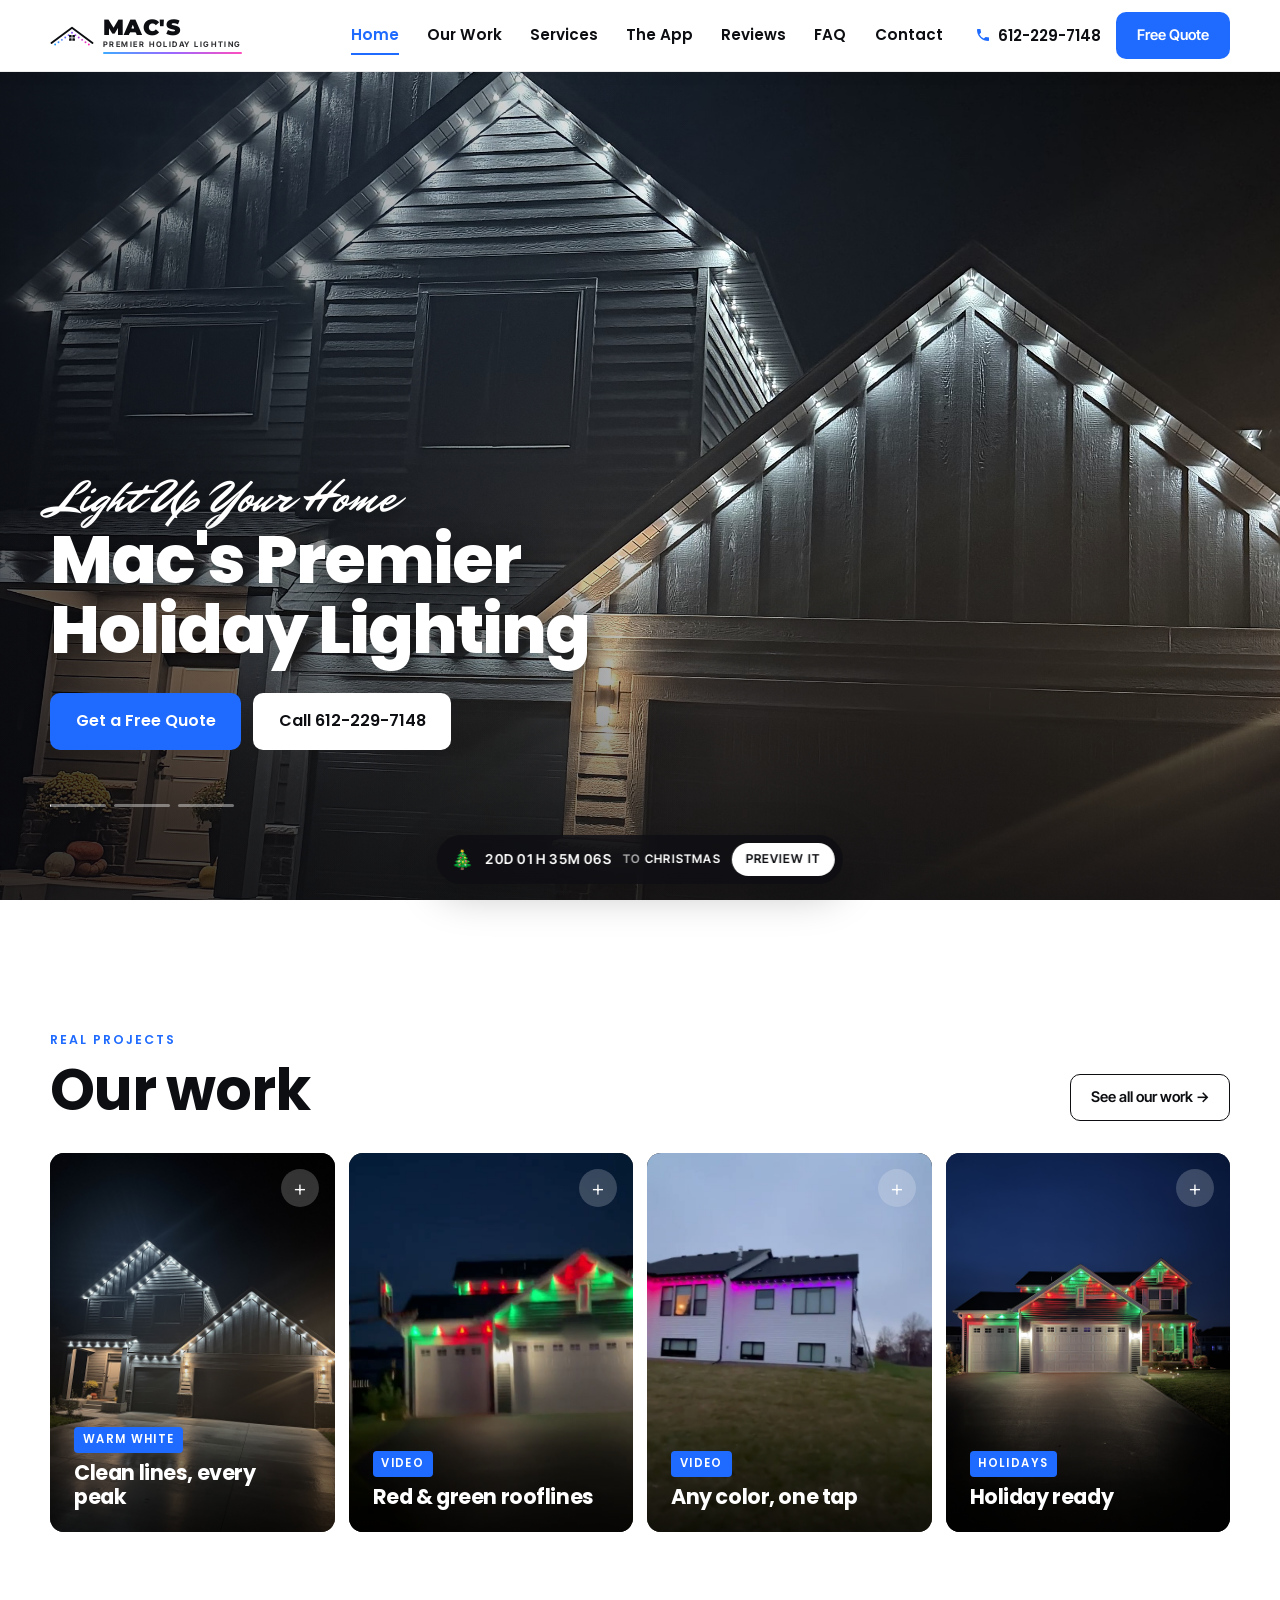
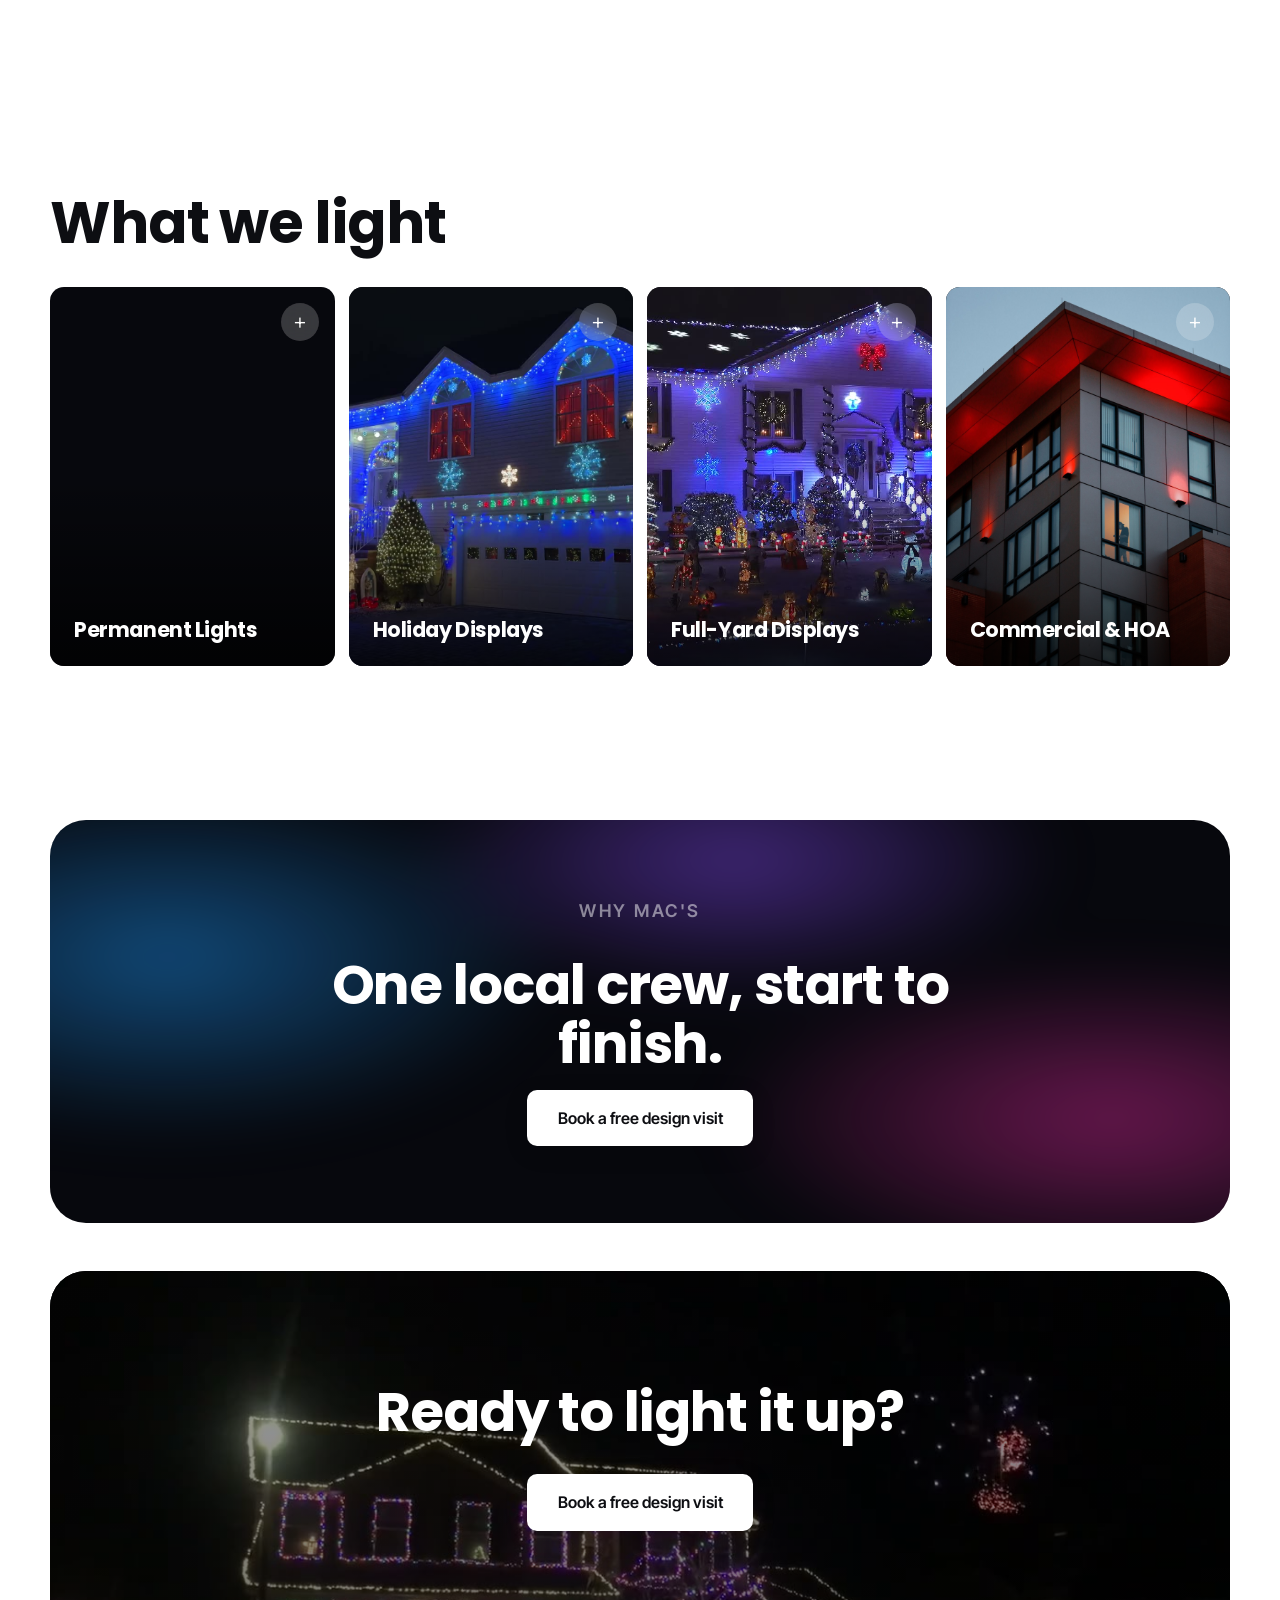
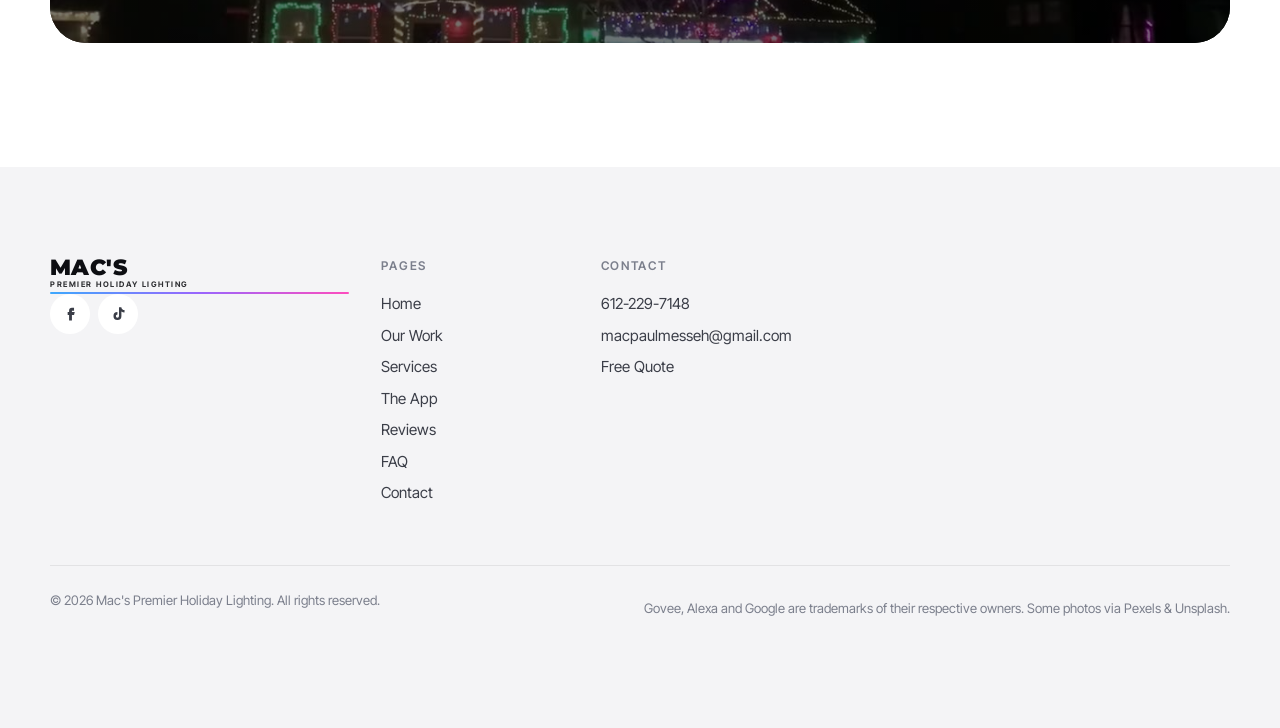
<file: index.html>
<!doctype html>
<html lang="en">
<head>
  <meta charset="utf-8">
  <meta name="viewport" content="width=device-width, initial-scale=1">
  <title>Mac's Premier Holiday Lighting | Permanent Color-Changing & Holiday Lights</title>
  <link rel="preload" href="assets/work/white-farmhouse-wide.jpg" as="image" media="(min-width: 861px)">
  <link rel="preload" href="assets/work/white-farmhouse-tall.jpg" as="image" media="(max-width: 860px)">
  <meta name="description" content="Mac's Premier Holiday Lighting installs permanent, app-controlled color-changing roofline lights and full-service holiday displays. Call or text 612-229-7148 for a free quote.">
  <meta name="theme-color" content="#05060a">
  <meta property="og:title" content="Mac's Premier Holiday Lighting">
  <meta property="og:description" content="Light up your home for every holiday, game day and everyday.">
  <meta property="og:image" content="assets/stock/victorian-color-lights.jpg">
  <link rel="icon" href="assets/favicon.svg" type="image/svg+xml">
  <link rel="preconnect" href="https://fonts.googleapis.com">
  <link rel="preconnect" href="https://fonts.gstatic.com" crossorigin>
  <link href="https://fonts.googleapis.com/css2?family=Inter+Tight:wght@300;400;500;600;700&family=Poppins:wght@600;700;800&family=Montserrat:wght@800;900&family=Mr+Dafoe&display=swap" rel="stylesheet">
  <link rel="stylesheet" href="styles.css">
</head>
<body class="home">

<!-- ================= Header ================= -->
<header class="hdr" id="top">
  <a href="index.html" class="brand" aria-label="Mac's Premier Holiday Lighting home">
    <svg class="brand-roof" viewBox="0 0 120 52" aria-hidden="true">
      <path d="M4 48 L60 6 L116 48" fill="none" stroke="#fff" stroke-width="5" stroke-linejoin="round" stroke-linecap="round"/>
      <g class="roof-dots"></g>
      <g fill="#fff"><rect x="52" y="26" width="7" height="7" rx="1"/><rect x="61" y="26" width="7" height="7" rx="1"/><rect x="52" y="35" width="7" height="7" rx="1"/><rect x="61" y="35" width="7" height="7" rx="1"/></g>
    </svg>
    <span class="brand-text"><span class="brand-name">MAC'S</span><span class="brand-tag">Premier Holiday Lighting</span></span>
  </a>
  <nav class="hdr-nav" aria-label="Main">
    <a href="index.html" aria-current="page">Home</a>
    <a href="work.html">Our Work</a>
    <a href="services.html">Services</a>
    <a href="app.html">The App</a>
    <a href="reviews.html">Reviews</a>
    <a href="faq.html">FAQ</a>
    <a href="contact.html">Contact</a>
  </nav>
  <div class="hdr-actions">
    <a class="hdr-phone" href="tel:+16122297148"><svg viewBox="0 0 24 24" aria-hidden="true"><path d="M6.6 10.8a15.1 15.1 0 0 0 6.6 6.6l2.2-2.2a1 1 0 0 1 1-.25 11.4 11.4 0 0 0 3.6.57 1 1 0 0 1 1 1V20a1 1 0 0 1-1 1A17 17 0 0 1 3 4a1 1 0 0 1 1-1h3.5a1 1 0 0 1 1 1c0 1.25.2 2.45.57 3.57a1 1 0 0 1-.25 1z"/></svg>612-229-7148</a>
    <a class="icon-btn" href="sms:+16122297148?&amp;body=Hi%20Mac%27s!%20I%27d%20like%20a%20free%20lighting%20quote." aria-label="Text us">
      <svg viewBox="0 0 24 24" aria-hidden="true"><path d="M4 4h16a2 2 0 0 1 2 2v10a2 2 0 0 1-2 2H8l-4 4V6a2 2 0 0 1 2-2z"/></svg>
    </a>
    <a class="icon-btn" href="tel:+16122297148" aria-label="Call 612-229-7148">
      <svg viewBox="0 0 24 24" aria-hidden="true"><path d="M6.6 10.8a15.1 15.1 0 0 0 6.6 6.6l2.2-2.2a1 1 0 0 1 1-.25 11.4 11.4 0 0 0 3.6.57 1 1 0 0 1 1 1V20a1 1 0 0 1-1 1A17 17 0 0 1 3 4a1 1 0 0 1 1-1h3.5a1 1 0 0 1 1 1c0 1.25.2 2.45.57 3.57a1 1 0 0 1-.25 1z"/></svg>
    </a>
    <a class="pill-btn" href="contact.html">Free Quote</a>
    <button class="burger" aria-label="Open menu" aria-expanded="false" aria-controls="menu"><span></span><span></span></button>
  </div>
</header>

<nav class="menu" id="menu" aria-label="Main" hidden>
  <div class="menu-list">
    <a href="index.html" aria-current="page">Home</a>
    <a href="work.html">Our Work</a>
    <a href="services.html">Services</a>
    <a href="app.html">The App</a>
    <a href="reviews.html">Reviews</a>
    <a href="faq.html">FAQ</a>
    <a href="contact.html">Contact</a>
  </div>
  <div class="menu-foot">
    <a href="tel:+16122297148" class="menu-phone">Call 612-229-7148</a>
    <a href="contact.html" class="pill-btn btn-primary big menu-cta">Get a Free Quote</a>
  </div>
</nav>

<main>

<!-- ================= Hero (our own installs, full screen) ================= -->
<section class="hero" aria-roledescription="carousel" aria-label="Photos and videos of our installs">
  <div class="hero-slides">
    <figure class="hs is-active" aria-label="Dark farmhouse outlined in warm white permanent lights">
      <picture><source media="(max-width: 860px)" srcset="assets/work/white-farmhouse-tall.jpg"><img src="assets/work/white-farmhouse-wide.jpg" alt="" fetchpriority="high"></picture>
    </figure>
    <figure class="hs" aria-label="Two-story house in red and green lights at dusk">
      <picture><source media="(max-width: 860px)" srcset="assets/work/red-green-house-tall.jpg"><img src="assets/work/red-green-house-wide.jpg" alt="" decoding="async"></picture>
    </figure>
    <figure class="hs" aria-label="Two-story house lit in purple and white">
      <picture><source media="(max-width: 860px)" srcset="assets/work/purple-two-story-tall.jpg"><img src="assets/work/purple-two-story-wide.jpg" alt="" decoding="async"></picture>
    </figure>
  </div>
  <div class="hero-grid">
    <div class="hero-content">
      <p class="hero-script">Light Up Your Home</p>
      <h1>Mac's Premier Holiday Lighting</h1>
      <div class="hero-ctas">
        <a href="contact.html" class="pill-btn btn-primary">Get a Free Quote</a>
        <a href="tel:+16122297148" class="pill-btn btn-light">Call 612-229-7148</a>
      </div>
    </div>
  </div>
  <div class="hero-dots" role="group" aria-label="Choose slide"></div>
</section>

<!-- ================= Our work preview (full grid on work.html) ================= -->
<section class="section" id="work">
  <div class="wrap">
    <p class="eyebrow accent">Real projects</p>
    <div class="row-head reveal">
      <h2>Our work</h2>
      <a class="pill-btn btn-outline" href="work.html">See all our work &rarr;</a>
    </div>
  </div>
  <div class="work-grid">
    <a class="tile" href="contact.html" data-modal data-tall data-title="Clean lines, every peak" data-text="Bright, even white light on every peak and eave. Classy all year." data-pick="Permanent roofline lighting">
      <img src="assets/work/white-farmhouse.jpg" alt="Dark farmhouse outlined in warm white lights" loading="lazy">
      <span class="tile-k">Warm white</span>
      <span class="tile-h">Clean lines, every peak</span>
      <span class="tile-more" aria-hidden="true">+</span>
    </a>
    <a class="tile" href="contact.html" data-modal data-tall data-title="Red &amp; green rooflines" data-text="Permanent lights set to red and green. Same lights, any color, any night." data-pick="Permanent roofline lighting">
      <video class="tile-video" data-src="assets/work/install-3.mp4" poster="assets/work/install-3.jpg" muted loop playsinline preload="none" aria-hidden="true"></video>
      <span class="tile-k">Video</span>
      <span class="tile-h">Red &amp; green rooflines</span>
      <span class="tile-more" aria-hidden="true">+</span>
    </a>
    <a class="tile" href="contact.html" data-modal data-tall data-title="Any color, one tap" data-text="Change the whole roofline from your phone: rainbow, team colors or holidays." data-pick="Permanent roofline lighting">
      <video class="tile-video" data-src="assets/work/install-5.mp4" poster="assets/work/install-5.jpg" muted loop playsinline preload="none" aria-hidden="true"></video>
      <span class="tile-k">Video</span>
      <span class="tile-h">Any color, one tap</span>
      <span class="tile-more" aria-hidden="true">+</span>
    </a>
    <a class="tile" href="contact.html" data-modal data-tall data-title="Holiday ready" data-text="Red and green for December, back to warm white in January. No ladders." data-pick="Permanent roofline lighting">
      <img src="assets/work/red-green-house.jpg" alt="Two-story house in red and green lights at dusk" loading="lazy">
      <span class="tile-k">Holidays</span>
      <span class="tile-h">Holiday ready</span>
      <span class="tile-more" aria-hidden="true">+</span>
    </a>
  </div>
</section>

<!-- ================= Services carousel ================= -->
<section class="section" id="services">
  <div class="wrap">
    <div class="row-head reveal">
      <h2>What we light</h2>
    </div>
  </div>
  <div class="work-grid svc-grid" id="svc">
    <a class="tile" href="contact.html" data-modal data-title="Permanent Lights" data-text="Color-changing lights that stay up all year and run from your phone." data-pick="Permanent roofline lighting">
      <video class="tile-video" data-src="https://videos.pexels.com/video-files/39024336/16605545_1280_720_30fps.mp4" poster="https://images.pexels.com/videos/39024336/cinematic-contemporary-architecture-driveway-exterior-39024336.jpeg?auto=compress&cs=tinysrgb&h=900&fit=crop&w=700" muted loop playsinline preload="none" aria-hidden="true"></video>
      <span class="tile-h">Permanent Lights</span>
      <span class="tile-more" aria-hidden="true">+</span>
    </a>
    <a class="tile" href="contact.html" data-modal data-title="Holiday Displays" data-text="We design, hang, maintain, take down and store it for you." data-pick="Holiday display (seasonal)">
      <video class="tile-video" data-src="assets/video/xmas-blue-roofline.mp4" poster="assets/video/xmas-blue-roofline.jpg" muted loop playsinline preload="none" aria-hidden="true"></video>
      <span class="tile-h">Holiday Displays</span>
      <span class="tile-more" aria-hidden="true">+</span>
    </a>
    <a class="tile" href="contact.html" data-modal data-title="Full-Yard Displays" data-text="Trees, bushes, walkways and windows, lit end to end." data-pick="Holiday display (seasonal)">
      <video class="tile-video" data-src="assets/video/xmas-vibrant-house.mp4" poster="assets/video/xmas-vibrant-house.jpg" muted loop playsinline preload="none" aria-hidden="true"></video>
      <span class="tile-h">Full-Yard Displays</span>
      <span class="tile-more" aria-hidden="true">+</span>
    </a>
    <a class="tile" href="contact.html" data-modal data-title="Commercial &amp; HOA" data-text="Storefronts, offices and community spaces in your colors." data-pick="Commercial / HOA">
      <img src="assets/stock/commercial-red-accent.jpg" alt="Commercial building with red accent lighting" loading="lazy">
      <span class="tile-h">Commercial &amp; HOA</span>
      <span class="tile-more" aria-hidden="true">+</span>
    </a>
  </div>
</section>

<!-- ================= Trust card ================= -->
<section class="section tight">
  <div class="wrap">
    <div class="trust-card reveal">
      <div class="trust-glow" aria-hidden="true"></div>
      <div class="trust-copy">
        <p class="eyebrow">Why Mac's</p>
        <h2>One local crew, start to finish.</h2>
        <a href="contact.html" class="pill-btn white">Book a free design visit</a>
      </div>
    </div>
  </div>
</section>

<!-- ================= Final CTA ================= -->
<section class="section tight">
  <div class="wrap">
    <div class="final-cta reveal">
      <video class="cta-video" data-src="assets/video/house-fireworks.mp4" poster="assets/video/house-fireworks.jpg" muted loop playsinline preload="none" aria-hidden="true"></video>
      <h2>Ready to light it up?</h2>
      <a href="contact.html" class="pill-btn white">Book a free design visit</a>
    </div>
  </div>
</section>

</main>

<!-- ================= Footer ================= -->
<footer class="ftr">
  <div class="wrap ftr-grid">
    <div class="ftr-brand">
      <span class="brand-text"><span class="brand-name">MAC'S</span><span class="brand-tag">Premier Holiday Lighting</span></span>
      <div class="socials">
        <!-- TODO: replace with real profile URLs -->
        <a href="https://www.facebook.com/" aria-label="Facebook" target="_blank" rel="noopener"><svg viewBox="0 0 24 24"><path d="M14 8h3V4h-3a4 4 0 0 0-4 4v2H8v4h2v8h4v-8h3l1-4h-4V8z"/></svg></a>
        <a href="https://www.tiktok.com/@goveeglow" aria-label="TikTok" target="_blank" rel="noopener"><svg viewBox="0 0 24 24"><path d="M16 3c.4 2.4 1.9 4 4.5 4.2v3.4a8 8 0 0 1-4.4-1.4v6.3A5.6 5.6 0 1 1 10.5 10v3.5a2.2 2.2 0 1 0 2.2 2.2V3z"/></svg></a>
      </div>
    </div>
    <div><p class="ftr-h">Pages</p><a href="index.html">Home</a><a href="work.html">Our Work</a><a href="services.html">Services</a><a href="app.html">The App</a><a href="reviews.html">Reviews</a><a href="faq.html">FAQ</a><a href="contact.html">Contact</a></div>
    <div><p class="ftr-h">Contact</p><a href="tel:+16122297148">612-229-7148</a><a href="mailto:macpaulmesseh@gmail.com?subject=Free%20lighting%20quote&amp;body=Hi%20Mac%27s%2C%0A%0AI%27d%20like%20a%20free%20quote%20for%20my%20home.%0A%0AName%3A%0AAddress%2FCity%3A%0APhone%3A%0A">macpaulmesseh@gmail.com</a><a href="contact.html">Free Quote</a></div>
  </div>
  <div class="wrap ftr-bottom">
    <span>© <span id="year"></span> Mac's Premier Holiday Lighting. All rights reserved.</span>
    <span class="muted">Govee, Alexa and Google are trademarks of their respective owners. Some photos via Pexels &amp; Unsplash.</span>
  </div>
</footer>

<!-- Service popup -->
<dialog class="modal" id="modal" aria-labelledby="modal-title">
  <button class="modal-x" type="button" aria-label="Close">&times;</button>
  <div class="modal-media" id="modal-media"></div>
  <div class="modal-body">
    <h3 id="modal-title"></h3>
    <p id="modal-text"></p>
    <div class="modal-actions">
      <a href="contact.html" class="pill-btn grad-btn" id="modal-quote">Get a quote</a>
      <a href="tel:+16122297148" class="pill-btn">Call</a>
      <a href="sms:+16122297148?&amp;body=Hi%20Mac%27s!%20I%27d%20like%20a%20free%20lighting%20quote." class="pill-btn">Text</a>
    </div>
  </div>
</dialog>

<!-- Floating holiday countdown -->
<a class="countdown" href="app.html#designer" id="countdown">
  <span class="cd-emoji" id="cd-emoji">🎃</span>
  <span class="cd-time" id="cd-time">--</span>
  <span class="cd-until">to <b id="cd-name">Halloween</b></span>
  <span class="cd-cta">Preview it</span>
</a>

<script src="main.js"></script>
</body>
</html>
</file>
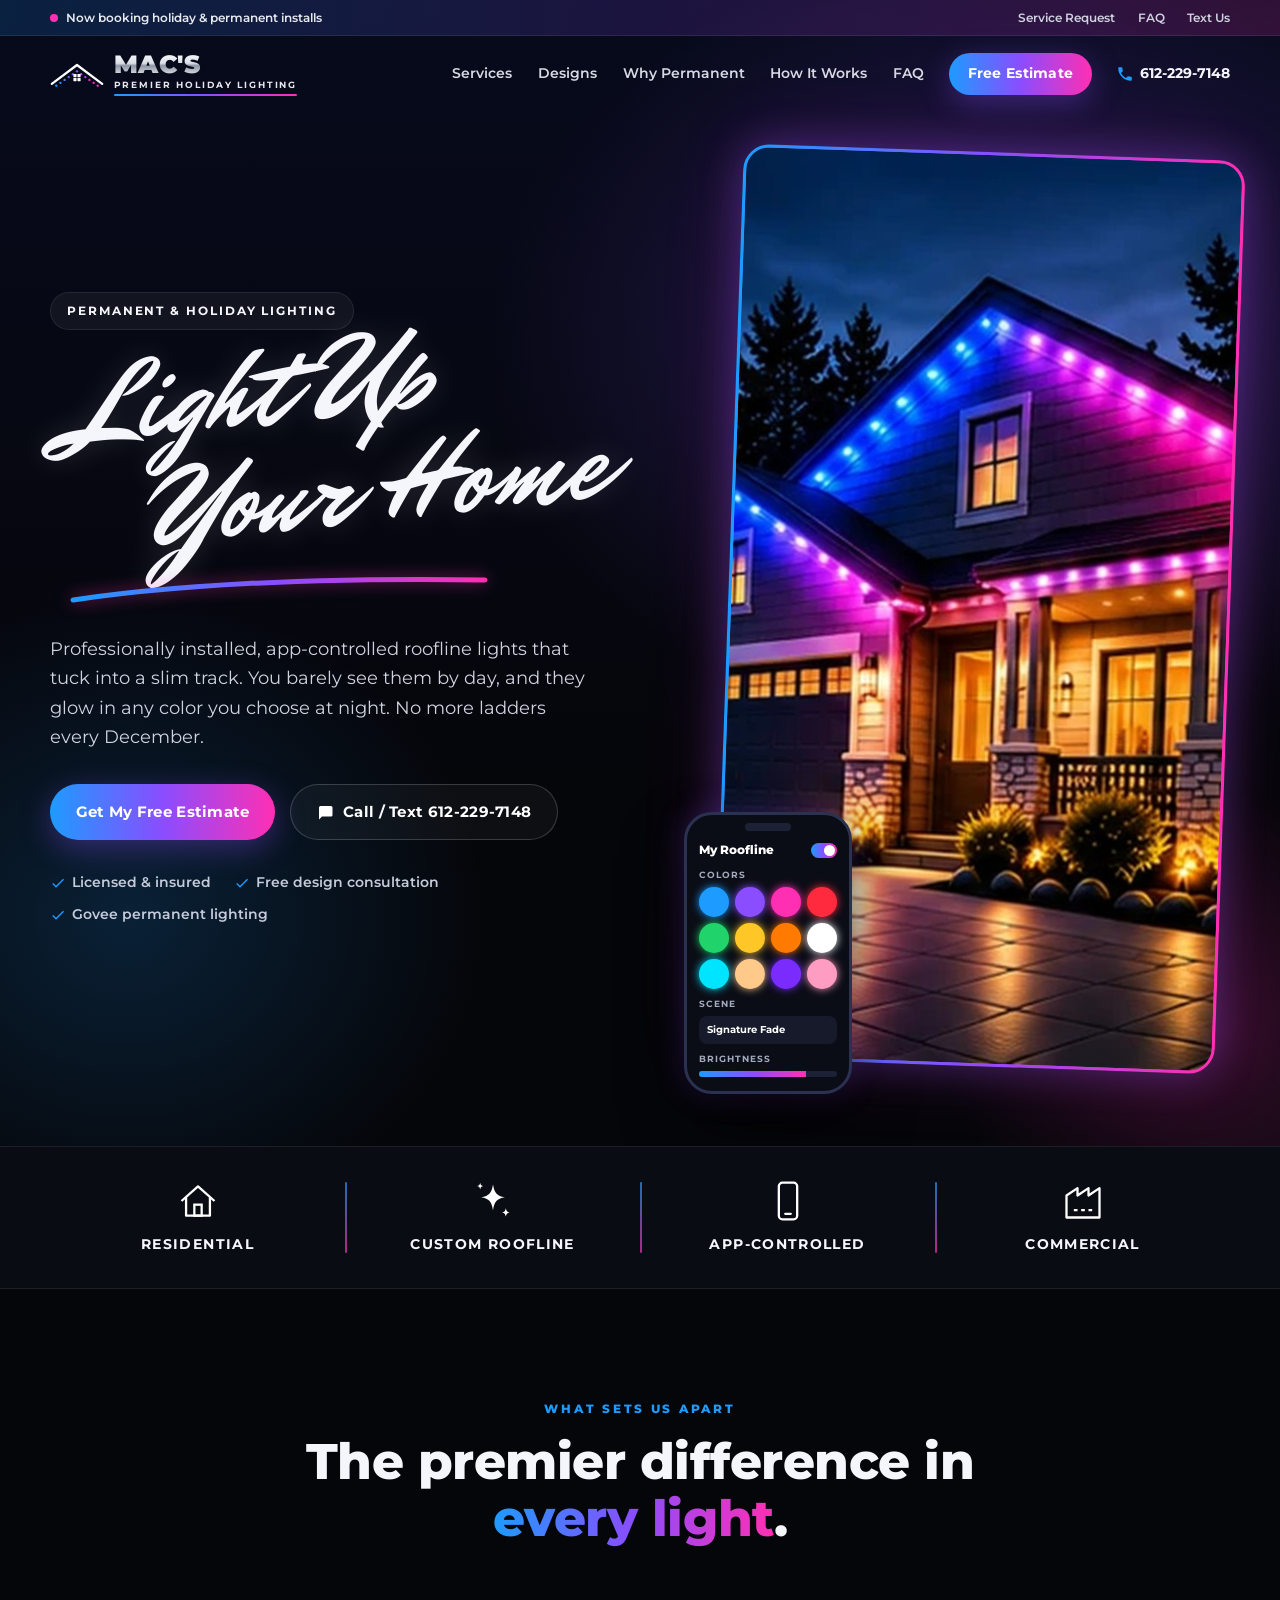
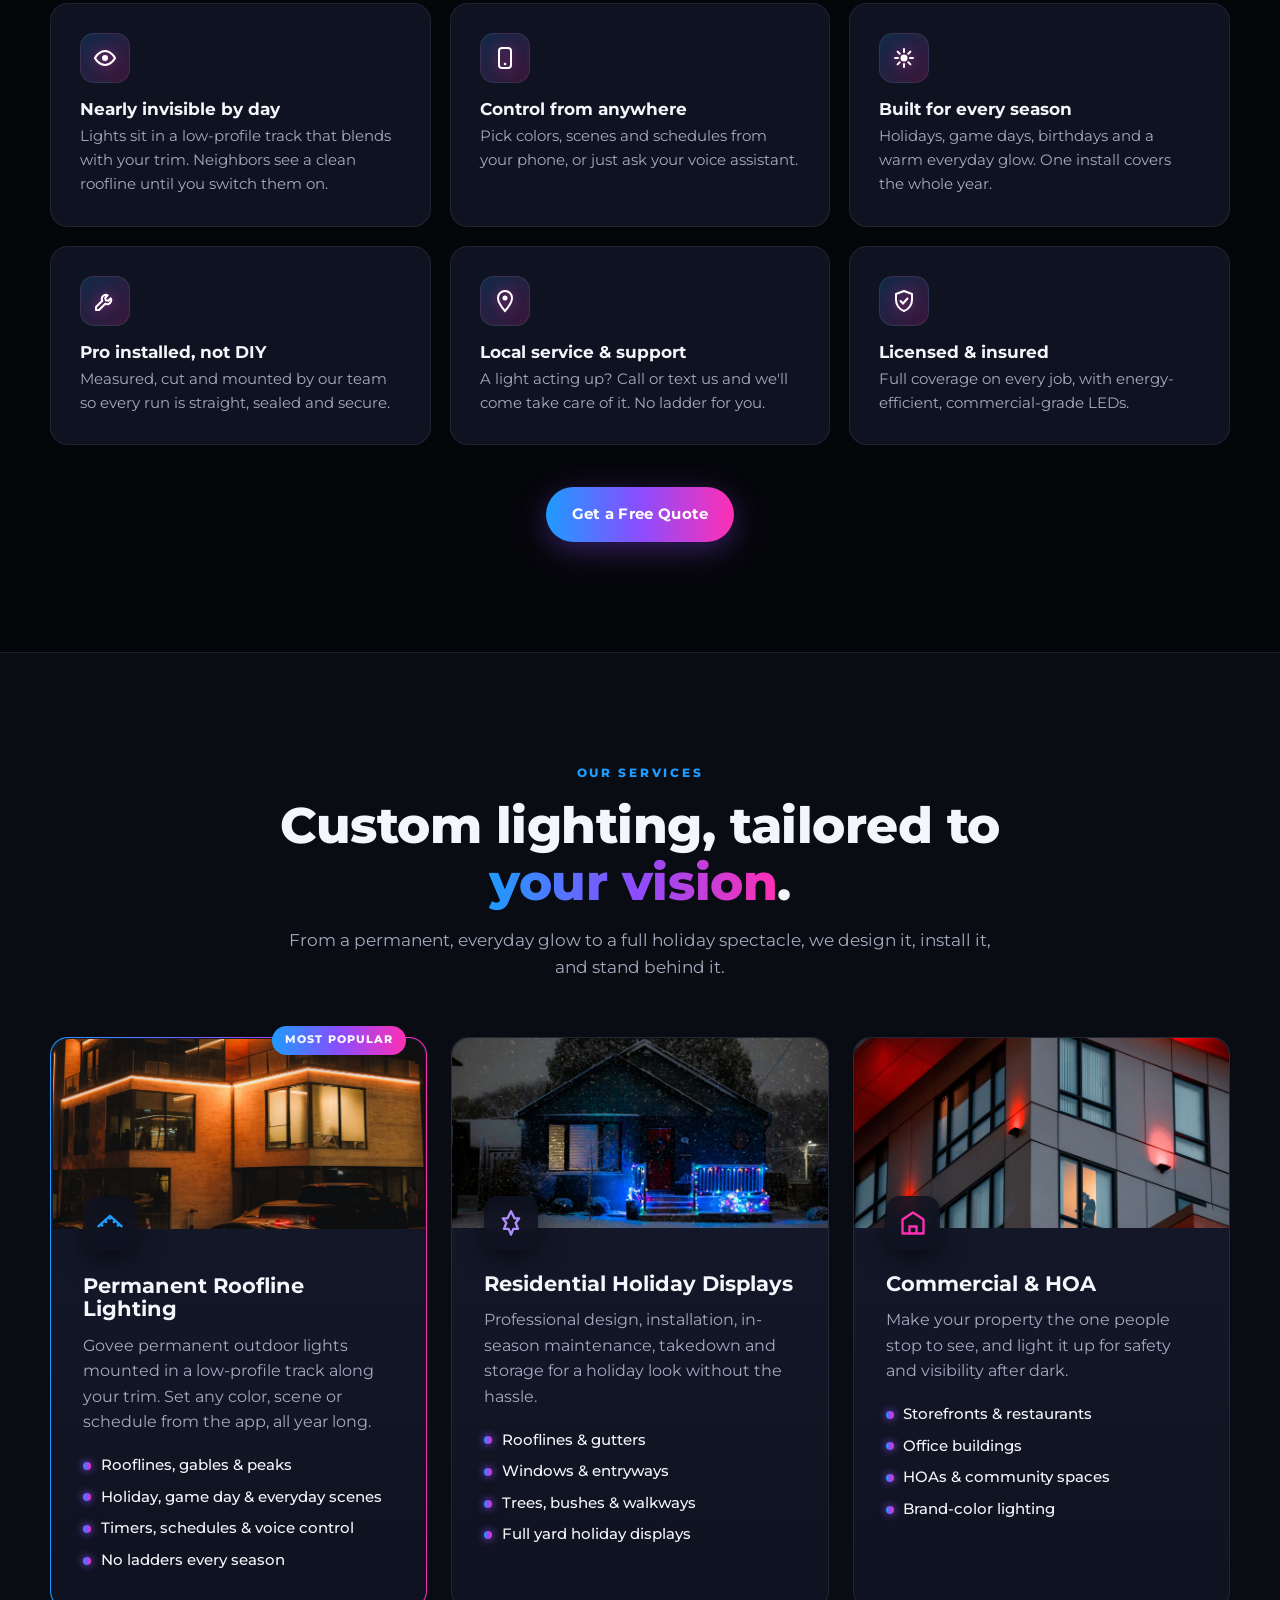
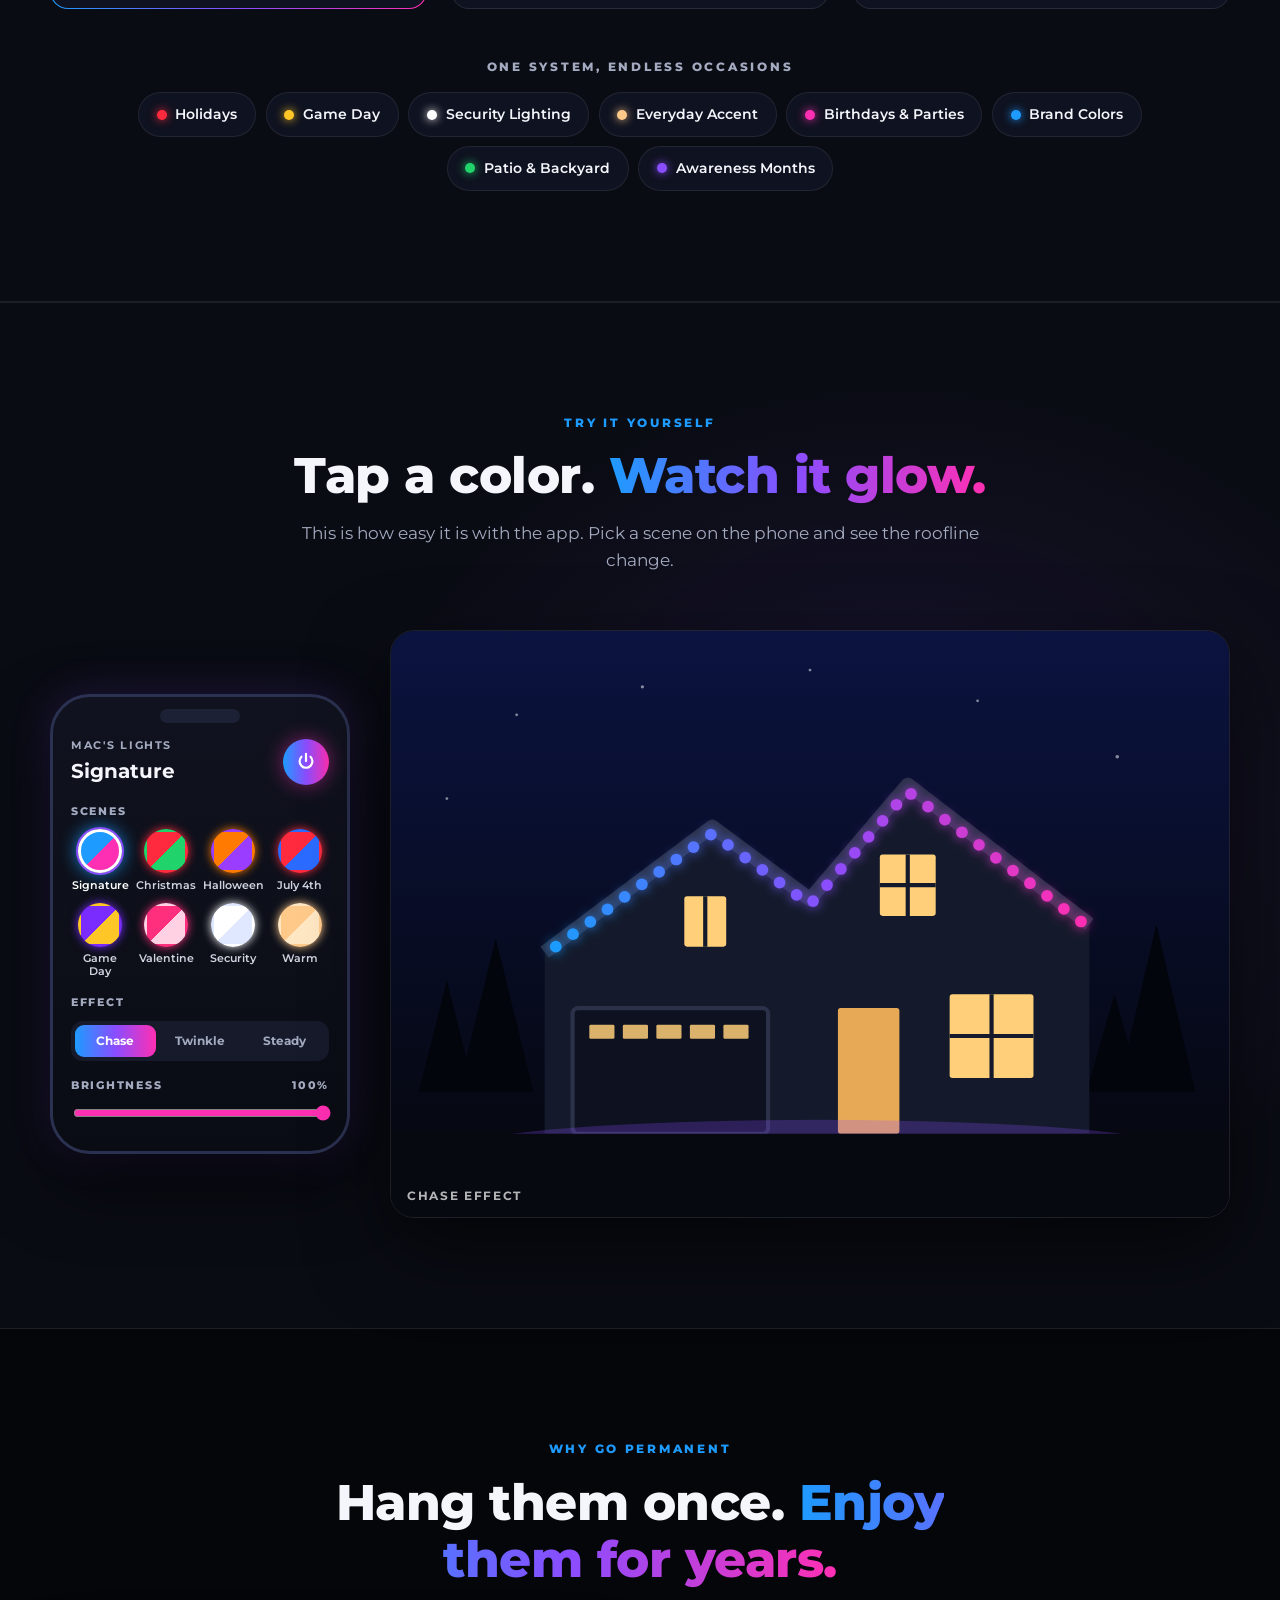
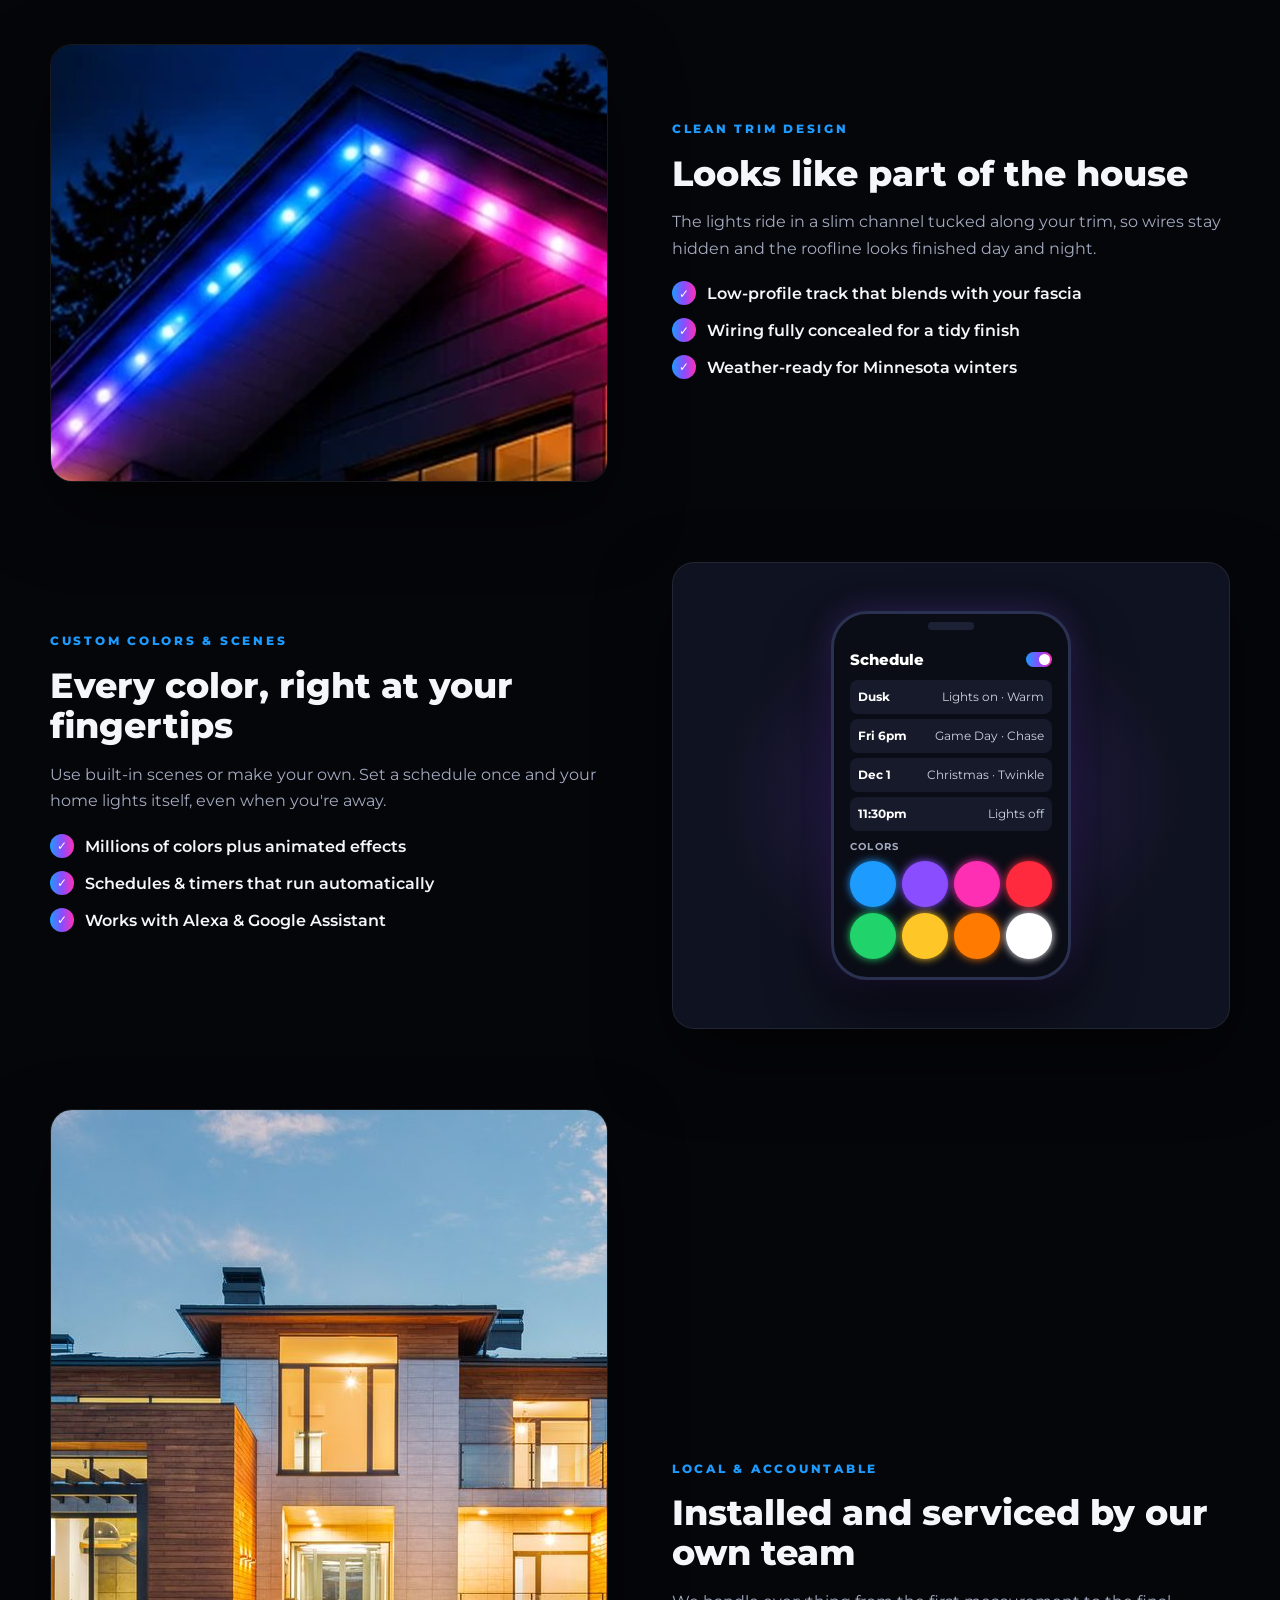
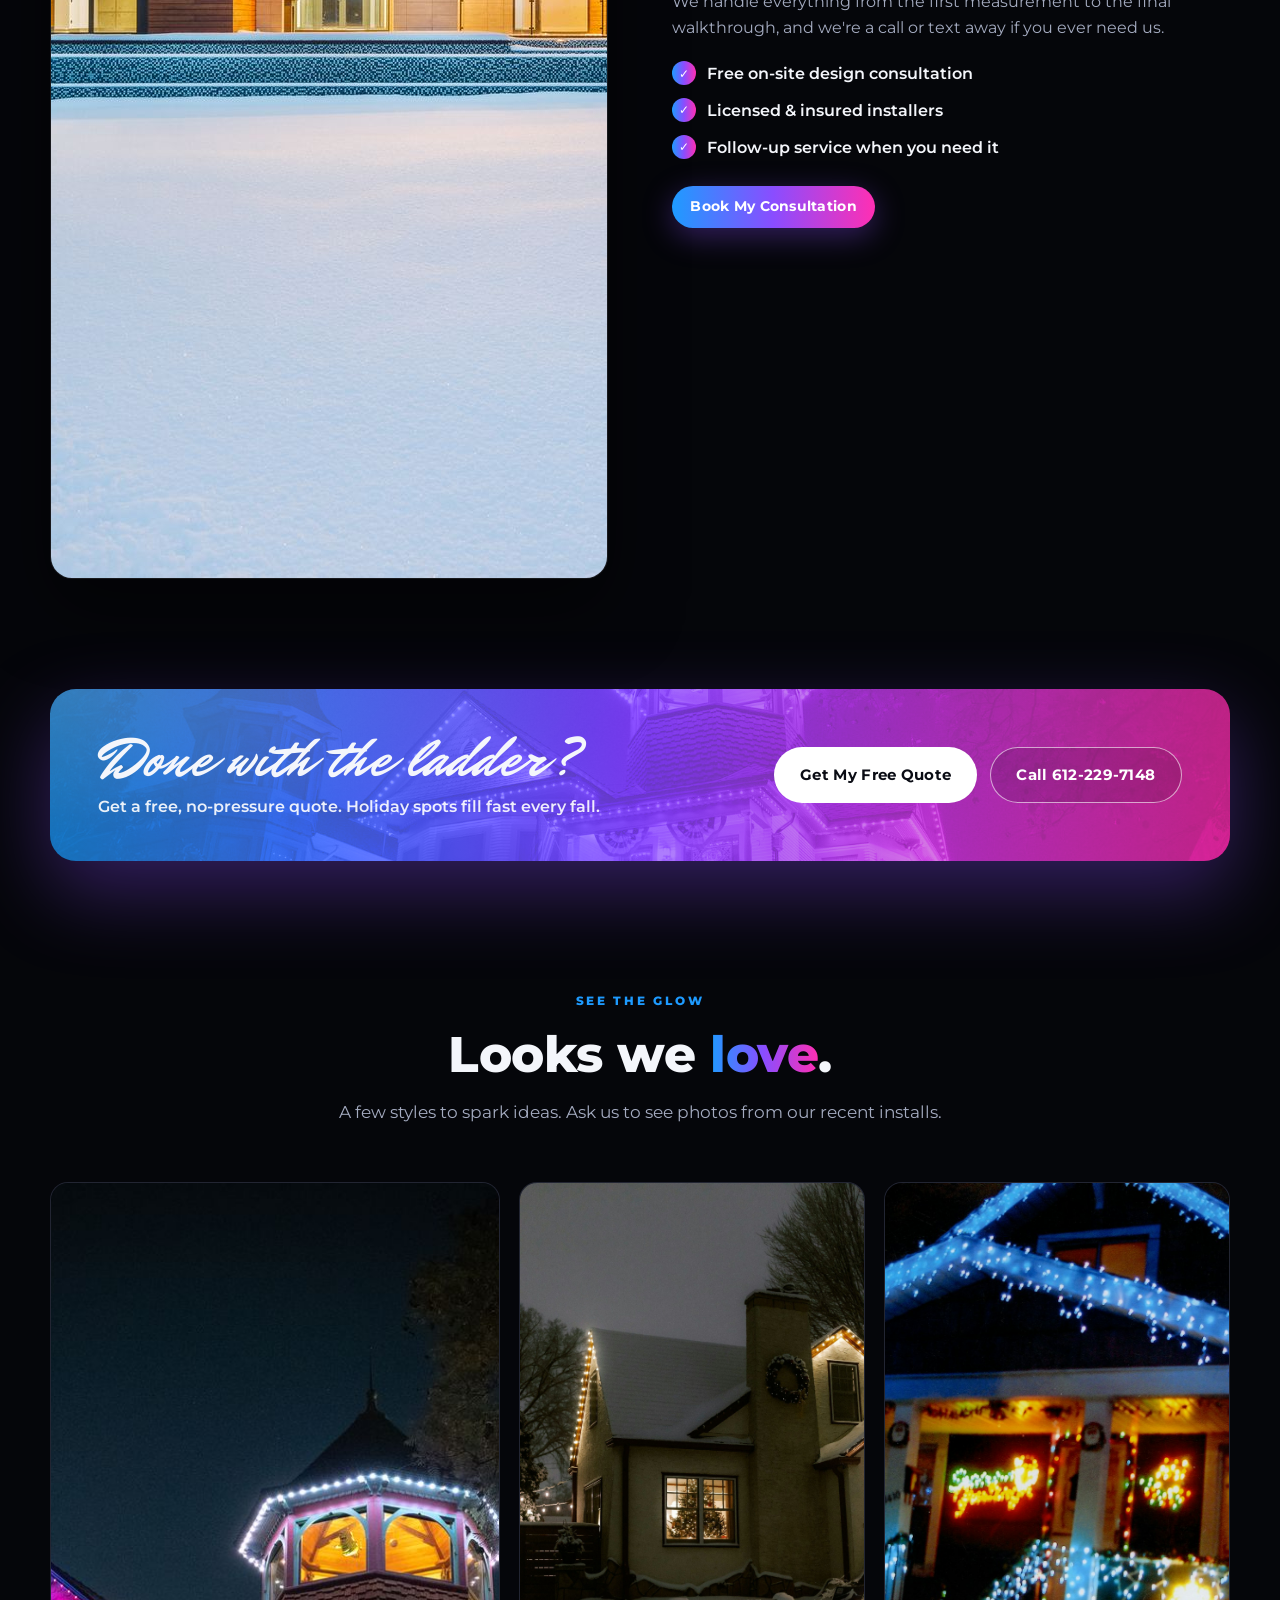
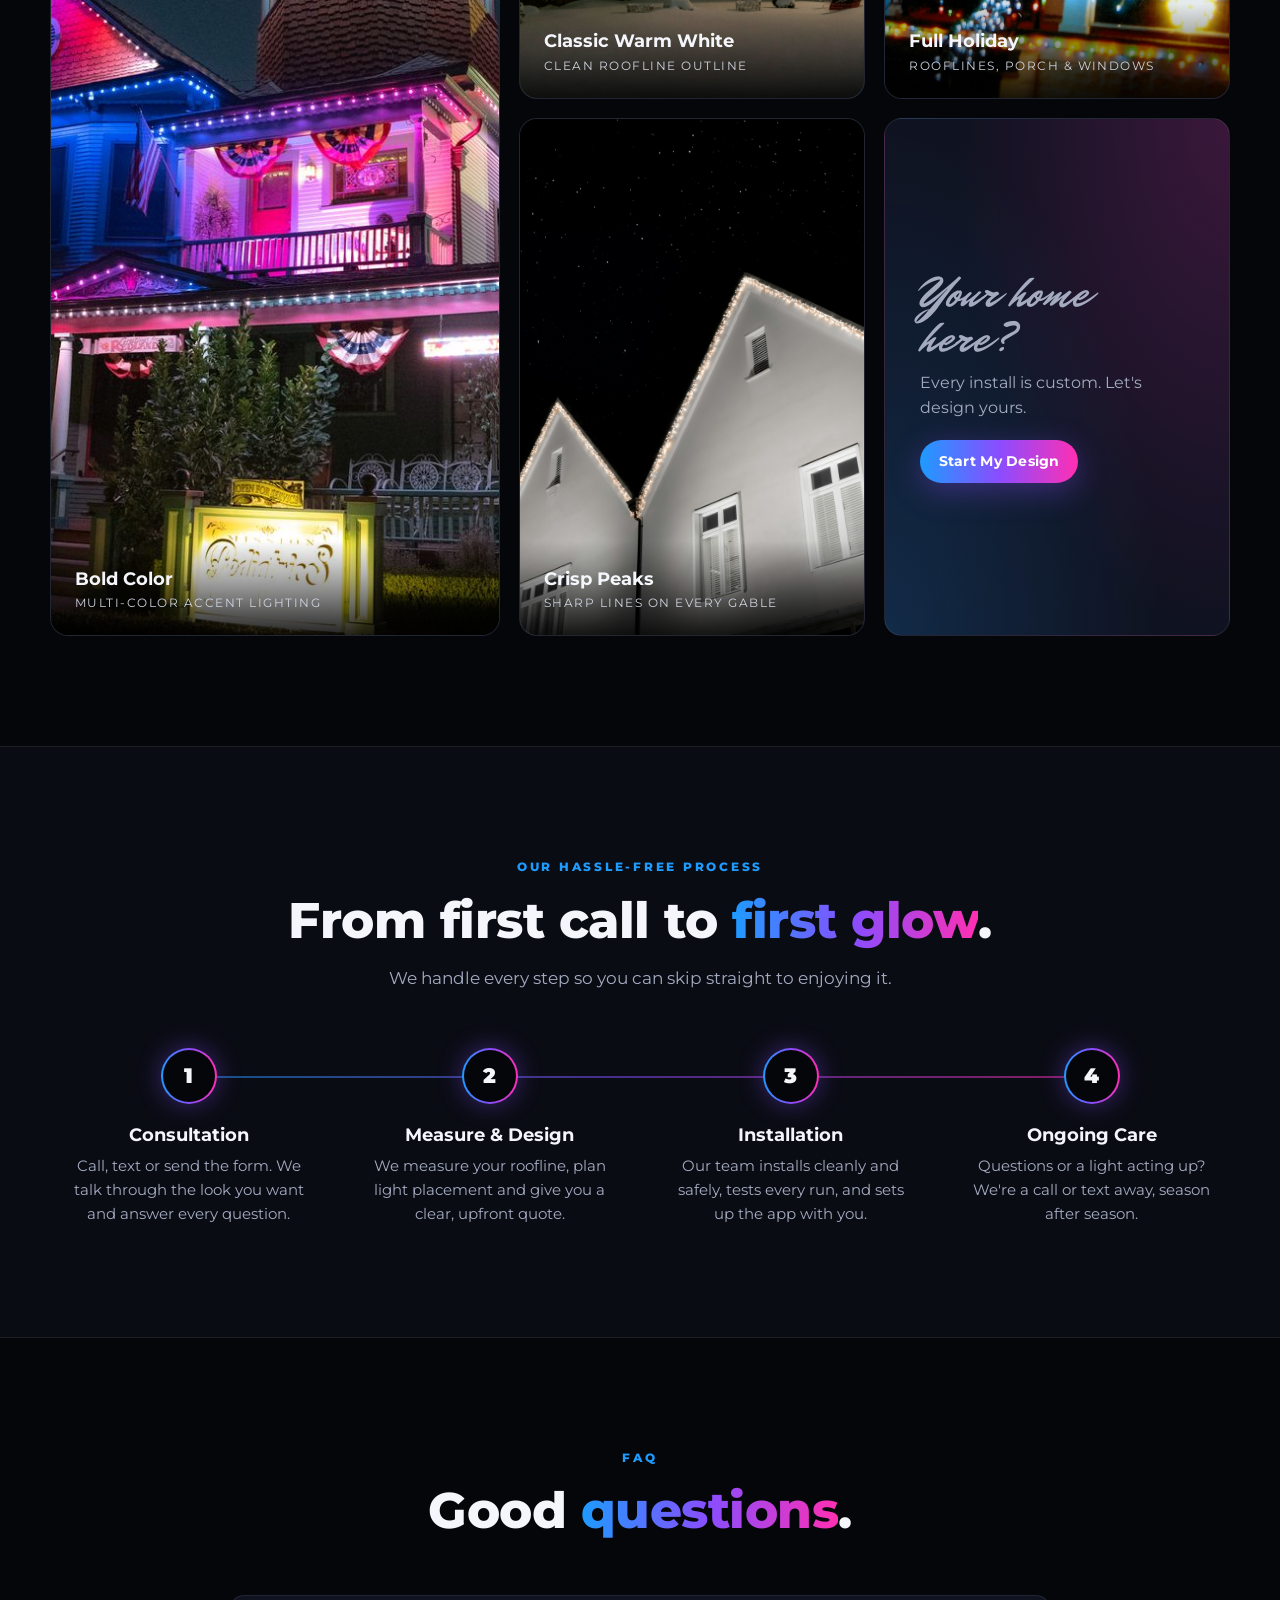
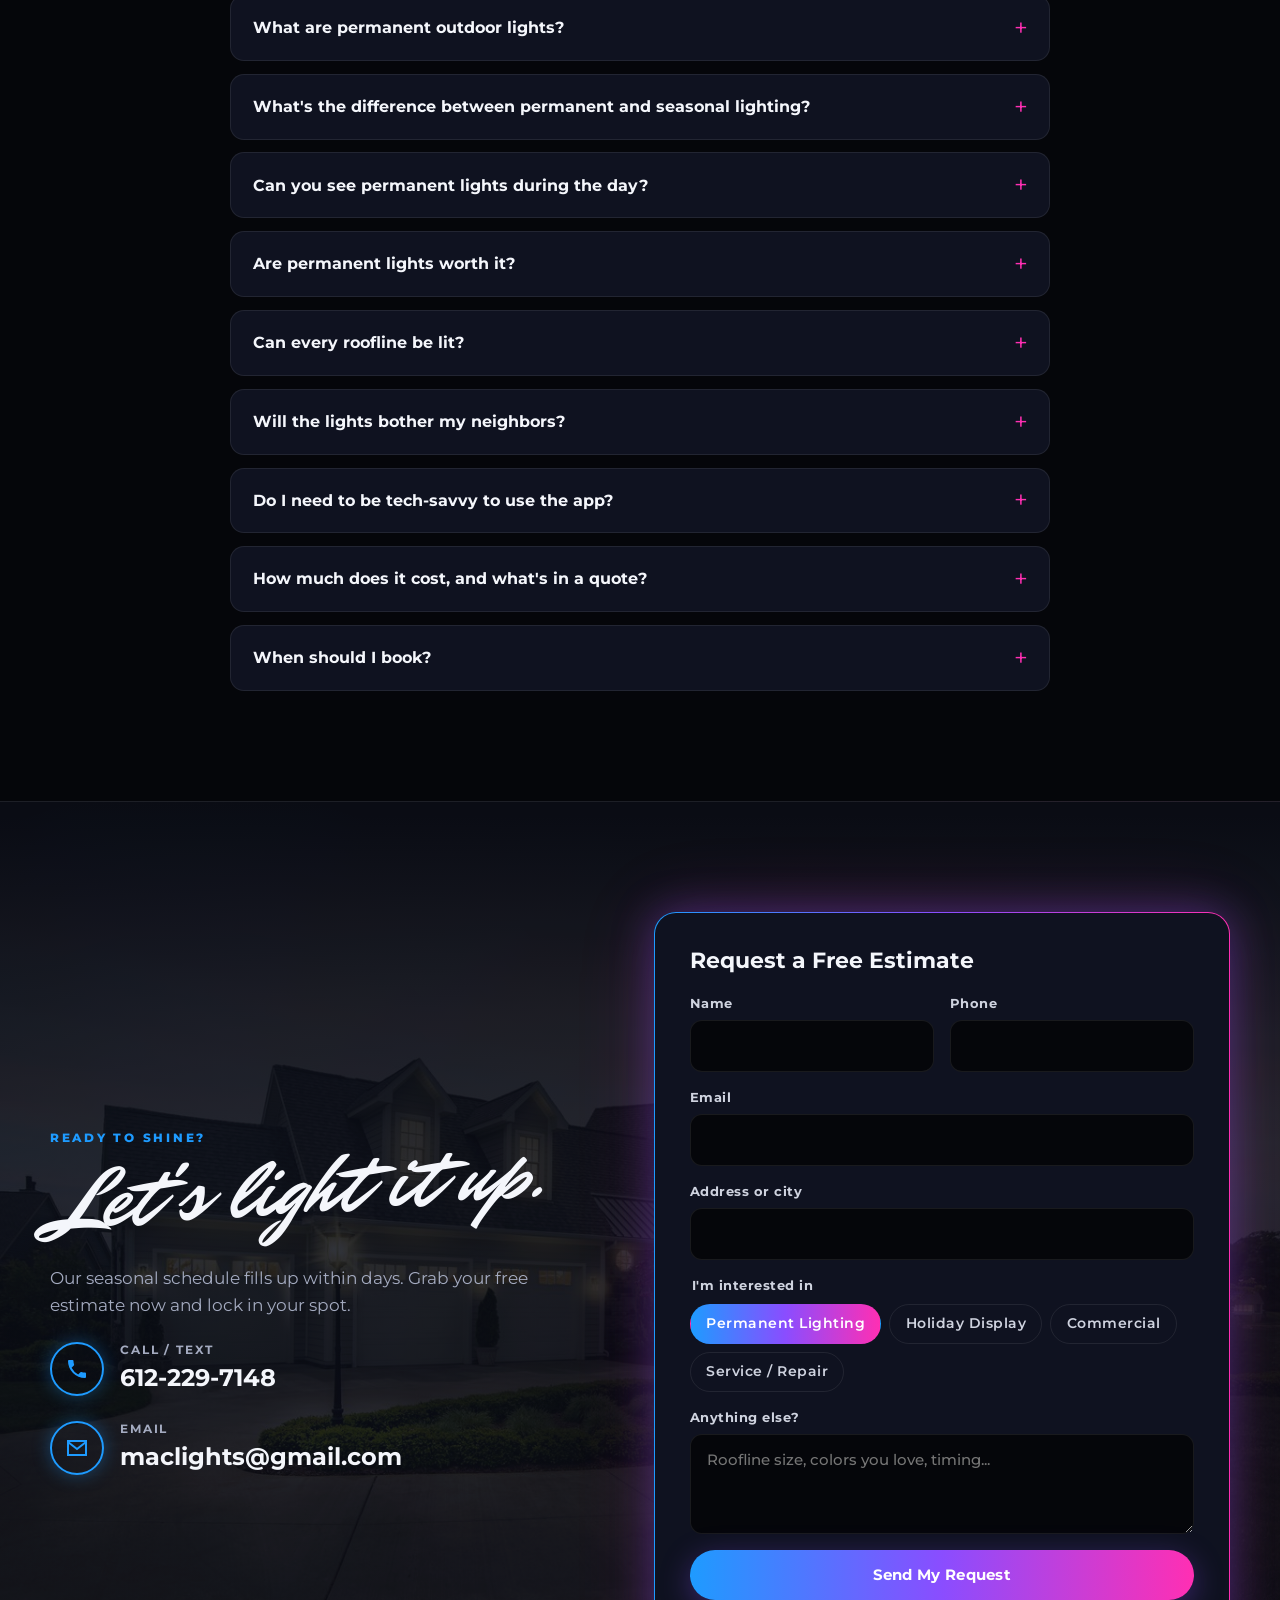
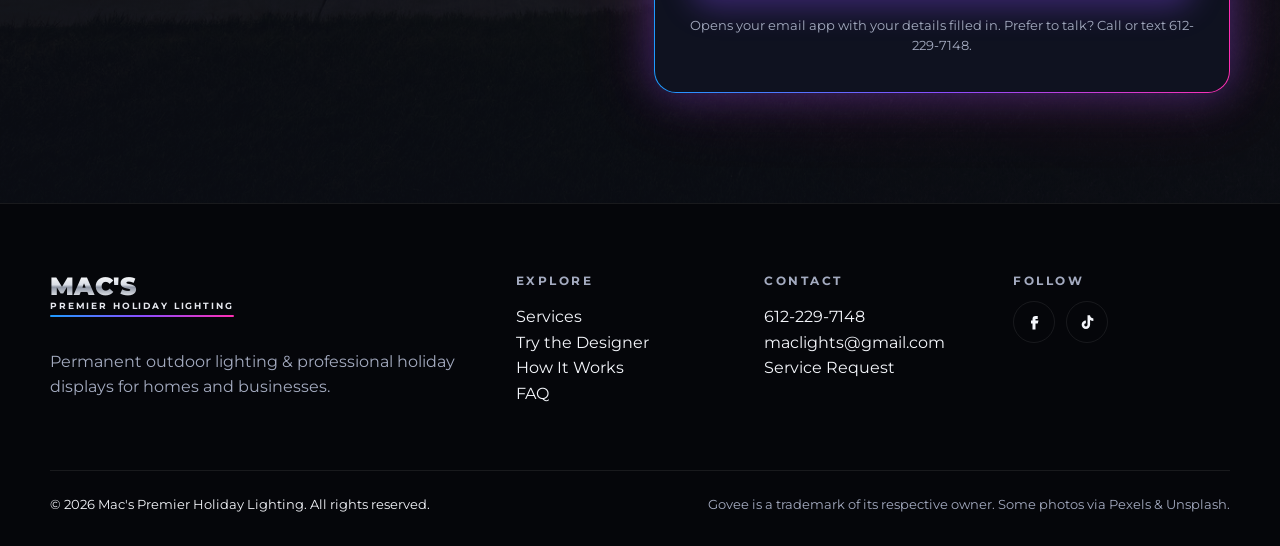
<file: v1/index.html>
<!doctype html>
<html lang="en">
<head>
  <meta charset="utf-8">
  <meta name="viewport" content="width=device-width, initial-scale=1">
  <title>Mac's Premier Holiday Lighting | Permanent & Holiday Roofline Lighting</title>
  <meta name="description" content="Mac's Premier Holiday Lighting installs permanent, app-controlled Govee roofline lighting and full-service holiday displays for homes and businesses. Call or text 612-229-7148 for a free estimate.">
  <meta name="theme-color" content="#05060a">
  <meta property="og:title" content="Mac's Premier Holiday Lighting">
  <meta property="og:description" content="Light up your home. Permanent, app-controlled roofline lighting for every holiday, game day and everyday.">
  <meta property="og:image" content="../assets/house-front.jpg">
  <link rel="icon" href="../assets/favicon.svg" type="image/svg+xml">
  <link rel="preconnect" href="https://fonts.googleapis.com">
  <link rel="preconnect" href="https://fonts.gstatic.com" crossorigin>
  <link href="https://fonts.googleapis.com/css2?family=Montserrat:wght@400;500;600;700;800;900&family=Mr+Dafoe&display=swap" rel="stylesheet">
  <link rel="stylesheet" href="styles.css">
</head>
<body>

<!-- ===== Header ===== -->
<header class="site-header" id="top">
  <div class="topbar">
    <div class="container topbar-inner">
      <span class="topbar-msg"><span class="pulse"></span> Now booking holiday &amp; permanent installs</span>
      <nav class="topbar-links" aria-label="Quick links">
        <a href="#estimate" data-pick="Service / repair">Service Request</a>
        <a href="#faq">FAQ</a>
        <a href="sms:6122297148">Text Us</a>
      </nav>
    </div>
  </div>
  <div class="container nav">
    <a href="#top" class="brand" aria-label="Mac's Premier Holiday Lighting home">
      <svg class="brand-roof" viewBox="0 0 120 52" aria-hidden="true">
        <path d="M4 48 L60 6 L116 48" fill="none" stroke="#fff" stroke-width="5" stroke-linejoin="round" stroke-linecap="round"/>
        <g class="roof-dots"></g>
        <g fill="#fff"><rect x="52" y="26" width="7" height="7" rx="1"/><rect x="61" y="26" width="7" height="7" rx="1"/><rect x="52" y="35" width="7" height="7" rx="1"/><rect x="61" y="35" width="7" height="7" rx="1"/></g>
      </svg>
      <span class="brand-text">
        <span class="brand-name">MAC'S</span>
        <span class="brand-tag">Premier Holiday Lighting</span>
      </span>
    </a>

    <nav class="nav-links" id="nav-links" aria-label="Main">
      <a href="#services">Services</a>
      <a href="#designer">Designs</a>
      <a href="#features">Why Permanent</a>
      <a href="#process">How It Works</a>
      <a href="#faq">FAQ</a>
      <a href="#estimate" class="btn btn-grad btn-sm nav-cta">Free Estimate</a>
    </nav>

    <a href="tel:6122297148" class="nav-phone" aria-label="Call 612-229-7148">
      <svg viewBox="0 0 24 24" aria-hidden="true"><path d="M6.6 10.8a15.1 15.1 0 0 0 6.6 6.6l2.2-2.2a1 1 0 0 1 1-.25 11.4 11.4 0 0 0 3.6.57 1 1 0 0 1 1 1V20a1 1 0 0 1-1 1A17 17 0 0 1 3 4a1 1 0 0 1 1-1h3.5a1 1 0 0 1 1 1c0 1.25.2 2.45.57 3.57a1 1 0 0 1-.25 1z"/></svg>
      612-229-7148
    </a>

    <button class="menu-toggle" aria-label="Open menu" aria-expanded="false" aria-controls="nav-links">
      <span></span><span></span><span></span>
    </button>
  </div>
</header>

<main>

<!-- ===== Hero ===== -->
<section class="hero">
  <div class="hero-bg" aria-hidden="true"></div>
  <div class="container hero-grid">
    <div class="hero-copy reveal">
      <p class="eyebrow">Permanent &amp; Holiday Lighting</p>
      <h1 class="script">Light Up<br><span>Your Home</span></h1>
      <svg class="swoosh" viewBox="0 0 400 30" preserveAspectRatio="none" aria-hidden="true">
        <defs><linearGradient id="sw" x1="0" x2="1"><stop offset="0" stop-color="#1e9bff"/><stop offset=".5" stop-color="#8a4dff"/><stop offset="1" stop-color="#ff2fb3"/></linearGradient></defs>
        <path d="M4 26 C 120 8, 260 4, 396 6" stroke="url(#sw)" stroke-width="5" fill="none" stroke-linecap="round"/>
      </svg>
      <p class="lead">Professionally installed, app-controlled roofline lights that tuck into a slim track. You barely see them by day, and they glow in any color you choose at night. No more ladders every December.</p>
      <div class="hero-ctas">
        <a href="#estimate" class="btn btn-grad">Get My Free Estimate</a>
        <a href="sms:6122297148" class="btn btn-ghost">
          <svg viewBox="0 0 24 24" aria-hidden="true"><path d="M4 4h16a2 2 0 0 1 2 2v10a2 2 0 0 1-2 2H8l-4 4V6a2 2 0 0 1 2-2z"/></svg>
          Call / Text 612-229-7148
        </a>
      </div>
      <ul class="trust">
        <li><svg viewBox="0 0 24 24" aria-hidden="true"><path d="M9 16.2 4.8 12l-1.4 1.4L9 19 21 7l-1.4-1.4z"/></svg>Licensed &amp; insured</li>
        <li><svg viewBox="0 0 24 24" aria-hidden="true"><path d="M9 16.2 4.8 12l-1.4 1.4L9 19 21 7l-1.4-1.4z"/></svg>Free design consultation</li>
        <li><svg viewBox="0 0 24 24" aria-hidden="true"><path d="M9 16.2 4.8 12l-1.4 1.4L9 19 21 7l-1.4-1.4z"/></svg>Govee permanent lighting</li>
      </ul>
    </div>

    <div class="hero-visual reveal">
      <div class="glow-frame">
        <img src="../assets/house-front.jpg" alt="Two-story home at night with blue, purple and pink permanent LED lights along the roofline" width="740" height="908">
      </div>
      <!-- decorative app mockup -->
      <div class="mini-phone" aria-hidden="true">
        <div class="mp-notch"></div>
        <div class="mp-head"><span>My Roofline</span><i class="mp-toggle"></i></div>
        <div class="mp-label">Colors</div>
        <div class="mp-swatches">
          <i style="--s:#1e9bff"></i><i style="--s:#8a4dff"></i><i style="--s:#ff2fb3"></i><i style="--s:#ff2a3d"></i>
          <i style="--s:#20d36b"></i><i style="--s:#ffc627"></i><i style="--s:#ff7a00"></i><i style="--s:#ffffff"></i>
          <i style="--s:#00e5ff"></i><i style="--s:#ffc98a"></i><i style="--s:#7a2cff"></i><i style="--s:#ff9cc2"></i>
        </div>
        <div class="mp-label">Scene</div>
        <div class="mp-scene">Signature Fade</div>
        <div class="mp-label">Brightness</div>
        <div class="mp-bar"><i></i></div>
      </div>
    </div>
  </div>
</section>

<!-- ===== Feature strip (from flyer) ===== -->
<section class="strip" aria-label="Highlights">
  <div class="container strip-grid">
    <div class="strip-item">
      <svg viewBox="0 0 48 48" aria-hidden="true"><path d="M6 24 24 8l18 16M11 20v20h26V20" fill="none" stroke="currentColor" stroke-width="2.5" stroke-linejoin="round"/><rect x="20" y="28" width="8" height="12" fill="none" stroke="currentColor" stroke-width="2.5"/></svg>
      <span>Residential</span>
    </div>
    <div class="strip-item">
      <svg viewBox="0 0 48 48" aria-hidden="true"><path d="M24 6c1.5 9 4 12.5 13 14-9 1.5-11.5 5-13 14-1.5-9-4-12.5-13-14 9-1.5 11.5-5 13-14z" fill="currentColor"/><path d="M38 32c.6 3 1.4 4 4 4.6-2.6.6-3.4 1.6-4 4.4-.6-2.8-1.4-3.8-4-4.4 2.6-.6 3.4-1.6 4-4.6zM10 4c.5 2.4 1.1 3.2 3.4 3.7C11.1 8.2 10.5 9 10 11.4 9.5 9 8.9 8.2 6.6 7.7 8.9 7.2 9.5 6.4 10 4z" fill="currentColor"/></svg>
      <span>Custom Roofline</span>
    </div>
    <div class="strip-item">
      <svg viewBox="0 0 48 48" aria-hidden="true"><rect x="14" y="4" width="20" height="40" rx="4" fill="none" stroke="currentColor" stroke-width="2.5"/><path d="M21 38h6" stroke="currentColor" stroke-width="2.5" stroke-linecap="round"/></svg>
      <span>App-Controlled</span>
    </div>
    <div class="strip-item">
      <svg viewBox="0 0 48 48" aria-hidden="true"><path d="M6 42V18l12-8v8l12-8v8l12-8v32z" fill="none" stroke="currentColor" stroke-width="2.5" stroke-linejoin="round"/><path d="M14 34h4M22 34h4M30 34h4" stroke="currentColor" stroke-width="2.5"/></svg>
      <span>Commercial</span>
    </div>
  </div>
</section>

<!-- ===== What sets us apart ===== -->
<section class="section" id="why">
  <div class="container">
    <header class="section-head reveal">
      <p class="kicker">What Sets Us Apart</p>
      <h2>The premier difference in <span class="grad-text">every light</span>.</h2>
    </header>
    <div class="why-grid">
      <div class="why reveal">
        <span class="why-ico"><svg viewBox="0 0 24 24" aria-hidden="true"><path d="M2 12s3.6-7 10-7 10 7 10 7-3.6 7-10 7S2 12 2 12z" fill="none" stroke="currentColor" stroke-width="2"/><circle cx="12" cy="12" r="3"/></svg></span>
        <h3>Nearly invisible by day</h3><p>Lights sit in a low-profile track that blends with your trim. Neighbors see a clean roofline until you switch them on.</p>
      </div>
      <div class="why reveal">
        <span class="why-ico"><svg viewBox="0 0 24 24" aria-hidden="true"><rect x="6" y="2" width="12" height="20" rx="3" fill="none" stroke="currentColor" stroke-width="2"/><circle cx="12" cy="18" r="1.3"/></svg></span>
        <h3>Control from anywhere</h3><p>Pick colors, scenes and schedules from your phone, or just ask your voice assistant.</p>
      </div>
      <div class="why reveal">
        <span class="why-ico"><svg viewBox="0 0 24 24" aria-hidden="true"><path d="M12 3v3M12 18v3M3 12h3M18 12h3M5.6 5.6l2.1 2.1M16.3 16.3l2.1 2.1M5.6 18.4l2.1-2.1M16.3 7.7l2.1-2.1" stroke="currentColor" stroke-width="2" stroke-linecap="round"/><circle cx="12" cy="12" r="3.5"/></svg></span>
        <h3>Built for every season</h3><p>Holidays, game days, birthdays and a warm everyday glow. One install covers the whole year.</p>
      </div>
      <div class="why reveal">
        <span class="why-ico"><svg viewBox="0 0 24 24" aria-hidden="true"><path d="M14.7 6.3a4 4 0 0 0-5.4 5.4L3 18v3h3l6.3-6.3a4 4 0 0 0 5.4-5.4l-2.5 2.5-2.4-.6-.6-2.4z" fill="none" stroke="currentColor" stroke-width="2" stroke-linejoin="round"/></svg></span>
        <h3>Pro installed, not DIY</h3><p>Measured, cut and mounted by our team so every run is straight, sealed and secure.</p>
      </div>
      <div class="why reveal">
        <span class="why-ico"><svg viewBox="0 0 24 24" aria-hidden="true"><path d="M12 2a7 7 0 0 0-7 7c0 5 7 13 7 13s7-8 7-13a7 7 0 0 0-7-7z" fill="none" stroke="currentColor" stroke-width="2"/><circle cx="12" cy="9" r="2.5"/></svg></span>
        <h3>Local service &amp; support</h3><p>A light acting up? Call or text us and we'll come take care of it. No ladder for you.</p>
      </div>
      <div class="why reveal">
        <span class="why-ico"><svg viewBox="0 0 24 24" aria-hidden="true"><path d="M12 2 4 5v6c0 5 3.4 9.4 8 11 4.6-1.6 8-6 8-11V5z" fill="none" stroke="currentColor" stroke-width="2" stroke-linejoin="round"/><path d="m8.5 12 2.5 2.5 4.5-5" fill="none" stroke="currentColor" stroke-width="2" stroke-linecap="round"/></svg></span>
        <h3>Licensed &amp; insured</h3><p>Full coverage on every job, with energy-efficient, commercial-grade LEDs.</p>
      </div>
    </div>
    <div class="center reveal"><a href="#estimate" class="btn btn-grad">Get a Free Quote</a></div>
  </div>
</section>

<!-- ===== Services ===== -->
<section class="section alt" id="services">
  <div class="container">
    <header class="section-head reveal">
      <p class="kicker">Our Services</p>
      <h2>Custom lighting, tailored to <span class="grad-text">your vision</span>.</h2>
      <p class="sub">From a permanent, everyday glow to a full holiday spectacle, we design it, install it, and stand behind it.</p>
    </header>

    <div class="cards">
      <article class="card card-feature reveal">
        <div class="card-badge">Most Popular</div>
        <img class="card-img" src="../assets/stock/modern-eave-lighting.jpg" alt="Modern home with warm LED lighting along the eaves" loading="lazy" width="1600" height="2001">
        <div class="card-icon i-blue">
          <svg viewBox="0 0 24 24" aria-hidden="true"><path d="M2 14 12 5l10 9" fill="none" stroke="currentColor" stroke-width="2" stroke-linecap="round" stroke-linejoin="round"/><circle cx="5" cy="13" r="1.3"/><circle cx="8.5" cy="10" r="1.3"/><circle cx="12" cy="7" r="1.3"/><circle cx="15.5" cy="10" r="1.3"/><circle cx="19" cy="13" r="1.3"/></svg>
        </div>
        <h3>Permanent Roofline Lighting</h3>
        <p>Govee permanent outdoor lights mounted in a low-profile track along your trim. Set any color, scene or schedule from the app, all year long.</p>
        <ul class="ticks">
          <li>Rooflines, gables &amp; peaks</li>
          <li>Holiday, game day &amp; everyday scenes</li>
          <li>Timers, schedules &amp; voice control</li>
          <li>No ladders every season</li>
        </ul>
      </article>

      <article class="card reveal">
        <img class="card-img" src="../assets/stock/snowy-blue-holiday-house.jpg" alt="House decorated with holiday lights on a snowy night" loading="lazy" width="1600" height="1067">
        <div class="card-icon i-violet">
          <svg viewBox="0 0 24 24" aria-hidden="true"><path d="M12 2 9 8H5l3 4-2 5h4l2 5 2-5h4l-2-5 3-4h-4z" fill="none" stroke="currentColor" stroke-width="2" stroke-linejoin="round"/></svg>
        </div>
        <h3>Residential Holiday Displays</h3>
        <p>Professional design, installation, in-season maintenance, takedown and storage for a holiday look without the hassle.</p>
        <ul class="ticks">
          <li>Rooflines &amp; gutters</li>
          <li>Windows &amp; entryways</li>
          <li>Trees, bushes &amp; walkways</li>
          <li>Full yard holiday displays</li>
        </ul>
      </article>

      <article class="card reveal">
        <img class="card-img" src="../assets/stock/commercial-red-accent.jpg" alt="Commercial building with red accent lighting at dusk" loading="lazy" width="1600" height="2400">
        <div class="card-icon i-pink">
          <svg viewBox="0 0 24 24" aria-hidden="true"><path d="M3 21V9l9-6 9 6v12z" fill="none" stroke="currentColor" stroke-width="2" stroke-linejoin="round"/><path d="M9 21v-6h6v6" fill="none" stroke="currentColor" stroke-width="2"/></svg>
        </div>
        <h3>Commercial &amp; HOA</h3>
        <p>Make your property the one people stop to see, and light it up for safety and visibility after dark.</p>
        <ul class="ticks">
          <li>Storefronts &amp; restaurants</li>
          <li>Office buildings</li>
          <li>HOAs &amp; community spaces</li>
          <li>Brand-color lighting</li>
        </ul>
      </article>
    </div>

    <div class="uses reveal">
      <p class="uses-title">One system, endless occasions</p>
      <ul class="use-list">
        <li><i style="--c:#ff2a3d"></i>Holidays</li>
        <li><i style="--c:#ffc627"></i>Game Day</li>
        <li><i style="--c:#ffffff"></i>Security Lighting</li>
        <li><i style="--c:#ffc98a"></i>Everyday Accent</li>
        <li><i style="--c:#ff2fb3"></i>Birthdays &amp; Parties</li>
        <li><i style="--c:#1e9bff"></i>Brand Colors</li>
        <li><i style="--c:#20d36b"></i>Patio &amp; Backyard</li>
        <li><i style="--c:#8a4dff"></i>Awareness Months</li>
      </ul>
    </div>
  </div>
</section>

<!-- ===== Interactive roofline designer ===== -->
<section class="section designer" id="designer">
  <div class="container">
    <header class="section-head reveal">
      <p class="kicker">Try It Yourself</p>
      <h2>Tap a color. <span class="grad-text">Watch it glow.</span></h2>
      <p class="sub">This is how easy it is with the app. Pick a scene on the phone and see the roofline change.</p>
    </header>

    <div class="designer-stage-wrap reveal">
      <!-- App-style controller -->
      <div class="phone" aria-label="Lighting app controls">
        <div class="phone-notch" aria-hidden="true"></div>
        <div class="app-head">
          <div>
            <small>Mac's Lights</small>
            <strong id="theme-name">Signature</strong>
          </div>
          <button class="power on" id="power" aria-pressed="true" aria-label="Lights on/off">
            <svg viewBox="0 0 24 24" aria-hidden="true"><path d="M12 3v8M7.1 6.3a7 7 0 1 0 9.8 0" fill="none" stroke="currentColor" stroke-width="2.4" stroke-linecap="round"/></svg>
          </button>
        </div>

        <p class="app-label">Scenes</p>
        <div class="themes" role="radiogroup" aria-label="Lighting theme">
          <button class="theme active" role="radio" aria-checked="true" data-theme="signature"><i style="--c1:#1e9bff;--c2:#ff2fb3"></i>Signature</button>
          <button class="theme" role="radio" aria-checked="false" data-theme="christmas"><i style="--c1:#ff2a3d;--c2:#20d36b"></i>Christmas</button>
          <button class="theme" role="radio" aria-checked="false" data-theme="halloween"><i style="--c1:#ff7a00;--c2:#9b3dff"></i>Halloween</button>
          <button class="theme" role="radio" aria-checked="false" data-theme="july4"><i style="--c1:#ff2a3d;--c2:#2b6bff"></i>July 4th</button>
          <button class="theme" role="radio" aria-checked="false" data-theme="gameday"><i style="--c1:#7a2cff;--c2:#ffc627"></i>Game Day</button>
          <button class="theme" role="radio" aria-checked="false" data-theme="valentine"><i style="--c1:#ff2f7d;--c2:#ffd1e3"></i>Valentine</button>
          <button class="theme" role="radio" aria-checked="false" data-theme="security"><i style="--c1:#ffffff;--c2:#dfe8ff"></i>Security</button>
          <button class="theme" role="radio" aria-checked="false" data-theme="warm"><i style="--c1:#ffc98a;--c2:#ffe7c4"></i>Warm</button>
        </div>

        <p class="app-label">Effect</p>
        <div class="modes" role="radiogroup" aria-label="Animation">
          <button class="mode active" role="radio" aria-checked="true" data-mode="chase">Chase</button>
          <button class="mode" role="radio" aria-checked="false" data-mode="twinkle">Twinkle</button>
          <button class="mode" role="radio" aria-checked="false" data-mode="steady">Steady</button>
        </div>

        <label class="app-label" for="brightness">Brightness <span id="bright-val">100%</span></label>
        <input type="range" id="brightness" min="20" max="100" value="100">
      </div>

      <div class="designer-stage" aria-label="Animated preview of a house roofline in the selected theme">
        <svg id="house" viewBox="0 0 600 420" role="img" aria-labelledby="house-title">
          <title id="house-title">House roofline lighting preview</title>
          <defs>
            <linearGradient id="sky" x1="0" y1="0" x2="0" y2="1"><stop offset="0" stop-color="#0b1340"/><stop offset="1" stop-color="#05060a"/></linearGradient>
            <filter id="bloom" x="-50%" y="-50%" width="200%" height="200%"><feGaussianBlur stdDeviation="4" result="b"/><feMerge><feMergeNode in="b"/><feMergeNode in="SourceGraphic"/></feMerge></filter>
          </defs>
          <rect width="600" height="420" fill="url(#sky)"/>
          <g fill="#03050c">
            <path d="M20 330 40 250 60 330zM48 330 75 220 102 330zM520 330 548 210 576 330zM498 330 518 260 538 330z"/>
          </g>
          <g class="stars" fill="#fff" opacity=".5"><circle cx="90" cy="60" r="1"/><circle cx="180" cy="40" r="1.2"/><circle cx="420" cy="50" r="1"/><circle cx="520" cy="90" r="1.3"/><circle cx="300" cy="28" r="1"/><circle cx="40" cy="120" r="1"/></g>
          <path d="M110 230 L230 140 L300 192 L370 110 L500 210 L500 360 L110 360 Z" fill="#141a2b"/>
          <path d="M110 230 L230 140 L300 192 L370 110 L500 210" fill="none" stroke="#2a3149" stroke-width="10" stroke-linejoin="round"/>
          <rect x="130" y="270" width="140" height="90" rx="4" fill="#0d1120" stroke="#2a3149" stroke-width="3"/>
          <g fill="#ffcf7a" opacity=".85"><rect x="142" y="282" width="18" height="10" rx="1"/><rect x="166" y="282" width="18" height="10" rx="1"/><rect x="190" y="282" width="18" height="10" rx="1"/><rect x="214" y="282" width="18" height="10" rx="1"/><rect x="238" y="282" width="18" height="10" rx="1"/></g>
          <g fill="#ffcf7a"><rect x="350" y="160" width="40" height="44" rx="2"/><rect x="210" y="190" width="30" height="36" rx="2"/><rect x="400" y="260" width="60" height="60" rx="2"/></g>
          <g stroke="#141a2b" stroke-width="3"><path d="M370 160v44M350 182h40M225 190v36M430 260v60M400 290h60"/></g>
          <rect x="320" y="270" width="44" height="90" rx="2" fill="#ffb95c" opacity=".9"/>
          <ellipse id="ground-glow" cx="305" cy="372" rx="260" ry="22" fill="#8a4dff" opacity=".25"/>
          <rect y="360" width="600" height="60" fill="#070910"/>
          <path id="roof-path" d="M118 226 L230 145 L300 196 L370 115 L494 208" fill="none" stroke="none"/>
          <g id="leds" filter="url(#bloom)"></g>
        </svg>
        <p class="stage-caption"><span id="mode-name">Chase</span> effect</p>
      </div>
    </div>
  </div>
</section>

<!-- ===== Feature deep-dives (zig-zag) ===== -->
<section class="section" id="features">
  <div class="container">
    <header class="section-head reveal">
      <p class="kicker">Why Go Permanent</p>
      <h2>Hang them once. <span class="grad-text">Enjoy them for years.</span></h2>
    </header>

    <div class="zig reveal">
      <div class="zig-media"><img src="../assets/roofline-detail.jpg" alt="Close-up of a roof peak with permanent LEDs fading from blue to pink" loading="lazy" width="676" height="436"></div>
      <div class="zig-copy">
        <p class="kicker">Clean Trim Design</p>
        <h3>Looks like part of the house</h3>
        <p>The lights ride in a slim channel tucked along your trim, so wires stay hidden and the roofline looks finished day and night.</p>
        <ul class="checks">
          <li>Low-profile track that blends with your fascia</li>
          <li>Wiring fully concealed for a tidy finish</li>
          <li>Weather-ready for Minnesota winters</li>
        </ul>
      </div>
    </div>

    <div class="zig zig-rev reveal">
      <div class="zig-media zig-phone">
        <div class="mini-phone big" aria-hidden="true">
          <div class="mp-notch"></div>
          <div class="mp-head"><span>Schedule</span><i class="mp-toggle"></i></div>
          <div class="mp-row"><b>Dusk</b><span>Lights on · Warm</span></div>
          <div class="mp-row"><b>Fri 6pm</b><span>Game Day · Chase</span></div>
          <div class="mp-row"><b>Dec 1</b><span>Christmas · Twinkle</span></div>
          <div class="mp-row"><b>11:30pm</b><span>Lights off</span></div>
          <div class="mp-label">Colors</div>
          <div class="mp-swatches">
            <i style="--s:#1e9bff"></i><i style="--s:#8a4dff"></i><i style="--s:#ff2fb3"></i><i style="--s:#ff2a3d"></i>
            <i style="--s:#20d36b"></i><i style="--s:#ffc627"></i><i style="--s:#ff7a00"></i><i style="--s:#ffffff"></i>
          </div>
        </div>
      </div>
      <div class="zig-copy">
        <p class="kicker">Custom Colors &amp; Scenes</p>
        <h3>Every color, right at your fingertips</h3>
        <p>Use built-in scenes or make your own. Set a schedule once and your home lights itself, even when you're away.</p>
        <ul class="checks">
          <li>Millions of colors plus animated effects</li>
          <li>Schedules &amp; timers that run automatically</li>
          <li>Works with Alexa &amp; Google Assistant</li>
        </ul>
      </div>
    </div>

    <div class="zig reveal">
      <div class="zig-media"><img src="../assets/stock/winter-modern-villa.jpg" alt="Modern home glowing at dusk in winter" loading="lazy" width="1600" height="1068"></div>
      <div class="zig-copy">
        <p class="kicker">Local &amp; Accountable</p>
        <h3>Installed and serviced by our own team</h3>
        <p>We handle everything from the first measurement to the final walkthrough, and we're a call or text away if you ever need us.</p>
        <ul class="checks">
          <li>Free on-site design consultation</li>
          <li>Licensed &amp; insured installers</li>
          <li>Follow-up service when you need it</li>
        </ul>
        <a href="#estimate" class="btn btn-grad btn-sm">Book My Consultation</a>
      </div>
    </div>
  </div>
</section>

<!-- ===== CTA band ===== -->
<section class="cta-band">
  <!-- background photo set in CSS -->
  <div class="container cta-inner reveal">
    <div>
      <p class="script cta-script">Done with the ladder?</p>
      <p class="cta-sub">Get a free, no-pressure quote. Holiday spots fill fast every fall.</p>
    </div>
    <div class="cta-actions">
      <a href="#estimate" class="btn btn-light">Get My Free Quote</a>
      <a href="tel:6122297148" class="btn btn-ghost">Call 612-229-7148</a>
    </div>
  </div>
</section>

<!-- ===== Gallery ===== -->
<section class="section" id="gallery">
  <div class="container">
    <header class="section-head reveal">
      <p class="kicker">See the Glow</p>
      <h2>Looks we <span class="grad-text">love</span>.</h2>
      <p class="sub">A few styles to spark ideas. Ask us to see photos from our recent installs.</p>
    </header>
    <!-- Inspiration photos (stock, see ../assets/stock/CREDITS.md). Replace with real Mac's installs when available. -->
    <div class="gallery">
      <figure class="g-item g-tall reveal">
        <img src="../assets/stock/victorian-color-lights.jpg" alt="Victorian home lit in pink, blue and purple at night" loading="lazy" width="1600" height="1067">
        <figcaption><strong>Bold Color</strong><span>Multi-color accent lighting</span></figcaption>
      </figure>
      <figure class="g-item reveal">
        <img src="../assets/stock/snowy-warm-roofline.jpg" alt="Snowy house with a warm white roofline at night" loading="lazy" width="1600" height="2399" style="object-position:50% 40%">
        <figcaption><strong>Classic Warm White</strong><span>Clean roofline outline</span></figcaption>
      </figure>
      <figure class="g-item reveal">
        <img src="../assets/stock/multicolor-holiday-house.jpg" alt="Porch and roofline covered in blue and multicolor holiday lights" loading="lazy" width="1600" height="1089">
        <figcaption><strong>Full Holiday</strong><span>Rooflines, porch &amp; windows</span></figcaption>
      </figure>
      <figure class="g-item reveal">
        <img src="../assets/stock/roof-peak-white-lights.jpg" alt="Twin roof peaks outlined in crisp white lights at night" loading="lazy" width="1600" height="2400" style="object-position:50% 30%">
        <figcaption><strong>Crisp Peaks</strong><span>Sharp lines on every gable</span></figcaption>
      </figure>
      <div class="g-item g-cta reveal">
        <p class="script small">Your home here?</p>
        <p>Every install is custom. Let's design yours.</p>
        <a href="#estimate" class="btn btn-grad btn-sm">Start My Design</a>
      </div>
    </div>
  </div>
</section>

<!-- ===== Process ===== -->
<section class="section alt" id="process">
  <div class="container">
    <header class="section-head reveal">
      <p class="kicker">Our Hassle-Free Process</p>
      <h2>From first call to <span class="grad-text">first glow</span>.</h2>
      <p class="sub">We handle every step so you can skip straight to enjoying it.</p>
    </header>
    <ol class="steps">
      <li class="step reveal"><span class="step-n">1</span><h3>Consultation</h3><p>Call, text or send the form. We talk through the look you want and answer every question.</p></li>
      <li class="step reveal"><span class="step-n">2</span><h3>Measure &amp; Design</h3><p>We measure your roofline, plan light placement and give you a clear, upfront quote.</p></li>
      <li class="step reveal"><span class="step-n">3</span><h3>Installation</h3><p>Our team installs cleanly and safely, tests every run, and sets up the app with you.</p></li>
      <li class="step reveal"><span class="step-n">4</span><h3>Ongoing Care</h3><p>Questions or a light acting up? We're a call or text away, season after season.</p></li>
    </ol>
  </div>
</section>

<!-- ===== Reviews (renders only when REVIEWS in main.js has entries) ===== -->
<section class="section" id="reviews" hidden>
  <div class="container">
    <header class="section-head reveal">
      <p class="kicker">Client Reviews</p>
      <h2>Neighbors who <span class="grad-text">glow</span>.</h2>
    </header>
    <div class="reviews" id="review-list"></div>
  </div>
</section>

<!-- ===== FAQ ===== -->
<section class="section" id="faq">
  <div class="container narrow">
    <header class="section-head reveal">
      <p class="kicker">FAQ</p>
      <h2>Good <span class="grad-text">questions</span>.</h2>
    </header>
    <div class="faq">
      <details class="reveal">
        <summary>What are permanent outdoor lights?</summary>
        <p>They're LED lights mounted in a slim track along your roofline that stay up all year. You control the color, brightness and effects from a phone app, so you can switch from Christmas to game day to a warm everyday glow in seconds.</p>
      </details>
      <details class="reveal">
        <summary>What's the difference between permanent and seasonal lighting?</summary>
        <p>Permanent lighting stays up year-round and is app-controlled. Seasonal lighting is a traditional holiday display we install, maintain, take down and store for you each year. Many customers start with one and add the other.</p>
      </details>
      <details class="reveal">
        <summary>Can you see permanent lights during the day?</summary>
        <p>Barely. The lights sit in a low-profile channel that blends with your trim, so from the street they disappear until you turn them on.</p>
      </details>
      <details class="reveal">
        <summary>Are permanent lights worth it?</summary>
        <p>If you decorate for more than one occasion a year, or you're tired of climbing ladders in the cold, most people find they pay off quickly in time, safety and curb appeal.</p>
      </details>
      <details class="reveal">
        <summary>Can every roofline be lit?</summary>
        <p>Almost always. Steep pitches, tall peaks and odd angles are exactly why professional install matters. We'll walk your home and tell you exactly what's possible.</p>
      </details>
      <details class="reveal">
        <summary>Will the lights bother my neighbors?</summary>
        <p>Brightness is fully adjustable, and schedules can turn lights off at whatever time you like. Many customers run a soft warm white in the evening and save the bright colors for special nights.</p>
      </details>
      <details class="reveal">
        <summary>Do I need to be tech-savvy to use the app?</summary>
        <p>No. We connect everything to your Wi-Fi, load your favorite scenes, and walk you through it before we leave.</p>
      </details>
      <details class="reveal">
        <summary>How much does it cost, and what's in a quote?</summary>
        <p>Price depends mostly on the length of your roofline and the products you choose. Every quote is free with no obligation and covers lights, track, controller, installation and setup, so there are no surprises.</p>
      </details>
      <details class="reveal">
        <summary>When should I book?</summary>
        <p>As early as you can. Our holiday schedule fills up fast every fall. Permanent installs can be done almost any time of year.</p>
      </details>
    </div>
  </div>
</section>

<!-- ===== Estimate / Contact ===== -->
<section class="section estimate" id="estimate">
  <div class="estimate-bg" aria-hidden="true"></div>
  <div class="container estimate-grid">
    <div class="estimate-copy reveal">
      <p class="kicker">Ready to Shine?</p>
      <h2 class="script big">Let's light it up.</h2>
      <p class="sub">Our seasonal schedule fills up within days. Grab your free estimate now and lock in your spot.</p>

      <a class="contact-line" href="tel:6122297148">
        <span class="ci"><svg viewBox="0 0 24 24" aria-hidden="true"><path d="M6.6 10.8a15.1 15.1 0 0 0 6.6 6.6l2.2-2.2a1 1 0 0 1 1-.25 11.4 11.4 0 0 0 3.6.57 1 1 0 0 1 1 1V20a1 1 0 0 1-1 1A17 17 0 0 1 3 4a1 1 0 0 1 1-1h3.5a1 1 0 0 1 1 1c0 1.25.2 2.45.57 3.57a1 1 0 0 1-.25 1z"/></svg></span>
        <span><small>Call / Text</small>612-229-7148</span>
      </a>
      <a class="contact-line" href="mailto:maclights@gmail.com">
        <span class="ci"><svg viewBox="0 0 24 24" aria-hidden="true"><path d="M3 5h18v14H3z" fill="none" stroke="currentColor" stroke-width="2"/><path d="m3 6 9 7 9-7" fill="none" stroke="currentColor" stroke-width="2"/></svg></span>
        <span><small>Email</small>maclights@gmail.com</span>
      </a>
    </div>

    <form class="estimate-form reveal" id="estimate-form" novalidate>
      <h3>Request a Free Estimate</h3>
      <div class="row">
        <label>Name<input name="name" type="text" autocomplete="name" required></label>
        <label>Phone<input name="phone" type="tel" autocomplete="tel" required></label>
      </div>
      <label>Email<input name="email" type="email" autocomplete="email"></label>
      <label>Address or city<input name="address" type="text" autocomplete="street-address"></label>
      <fieldset>
        <legend>I'm interested in</legend>
        <div class="chips">
          <label class="chip"><input type="checkbox" name="interest" value="Permanent roofline lighting" checked><span>Permanent Lighting</span></label>
          <label class="chip"><input type="checkbox" name="interest" value="Holiday display"><span>Holiday Display</span></label>
          <label class="chip"><input type="checkbox" name="interest" value="Commercial"><span>Commercial</span></label>
          <label class="chip"><input type="checkbox" name="interest" value="Service / repair"><span>Service / Repair</span></label>
        </div>
      </fieldset>
      <label>Anything else?<textarea name="message" rows="3" placeholder="Roofline size, colors you love, timing..."></textarea></label>
      <button type="submit" class="btn btn-grad btn-block">Send My Request</button>
      <p class="form-note" id="form-note" role="status">Opens your email app with your details filled in. Prefer to talk? Call or text 612-229-7148.</p>
    </form>
  </div>
</section>

</main>

<!-- ===== Footer ===== -->
<footer class="site-footer">
  <div class="container footer-grid">
    <div>
      <a href="#top" class="brand brand-footer" aria-label="Back to top">
        <span class="brand-text"><span class="brand-name">MAC'S</span><span class="brand-tag">Premier Holiday Lighting</span></span>
      </a>
      <p class="muted">Permanent outdoor lighting &amp; professional holiday displays for homes and businesses.</p>
    </div>
    <div>
      <h4>Explore</h4>
      <p><a href="#services">Services</a><br><a href="#designer">Try the Designer</a><br><a href="#process">How It Works</a><br><a href="#faq">FAQ</a></p>
    </div>
    <div>
      <h4>Contact</h4>
      <p><a href="tel:6122297148">612-229-7148</a><br><a href="mailto:maclights@gmail.com">maclights@gmail.com</a><br><a href="#estimate" data-pick="Service / repair">Service Request</a></p>
    </div>
    <div>
      <h4>Follow</h4>
      <div class="socials">
        <!-- TODO: replace with real profile URLs -->
        <a href="https://www.facebook.com/" aria-label="Facebook" target="_blank" rel="noopener"><svg viewBox="0 0 24 24"><path d="M14 8h3V4h-3a4 4 0 0 0-4 4v2H8v4h2v8h4v-8h3l1-4h-4V8z"/></svg></a>
        <a href="https://www.tiktok.com/" aria-label="TikTok" target="_blank" rel="noopener"><svg viewBox="0 0 24 24"><path d="M16 3c.4 2.4 1.9 4 4.5 4.2v3.4a8 8 0 0 1-4.4-1.4v6.3A5.6 5.6 0 1 1 10.5 10v3.5a2.2 2.2 0 1 0 2.2 2.2V3z"/></svg></a>
      </div>
    </div>
  </div>
  <div class="container footer-bottom">
    <span>© <span id="year"></span> Mac's Premier Holiday Lighting. All rights reserved.</span>
    <span class="muted">Govee is a trademark of its respective owner. Some photos via Pexels &amp; Unsplash.</span>
  </div>
</footer>

<!-- Mobile action bar -->
<div class="mobile-bar">
  <a href="tel:6122297148">Call</a>
  <a href="sms:6122297148">Text</a>
  <a href="#estimate" class="mb-cta">Free Estimate</a>
</div>

<script src="main.js"></script>
</body>
</html>
</file>
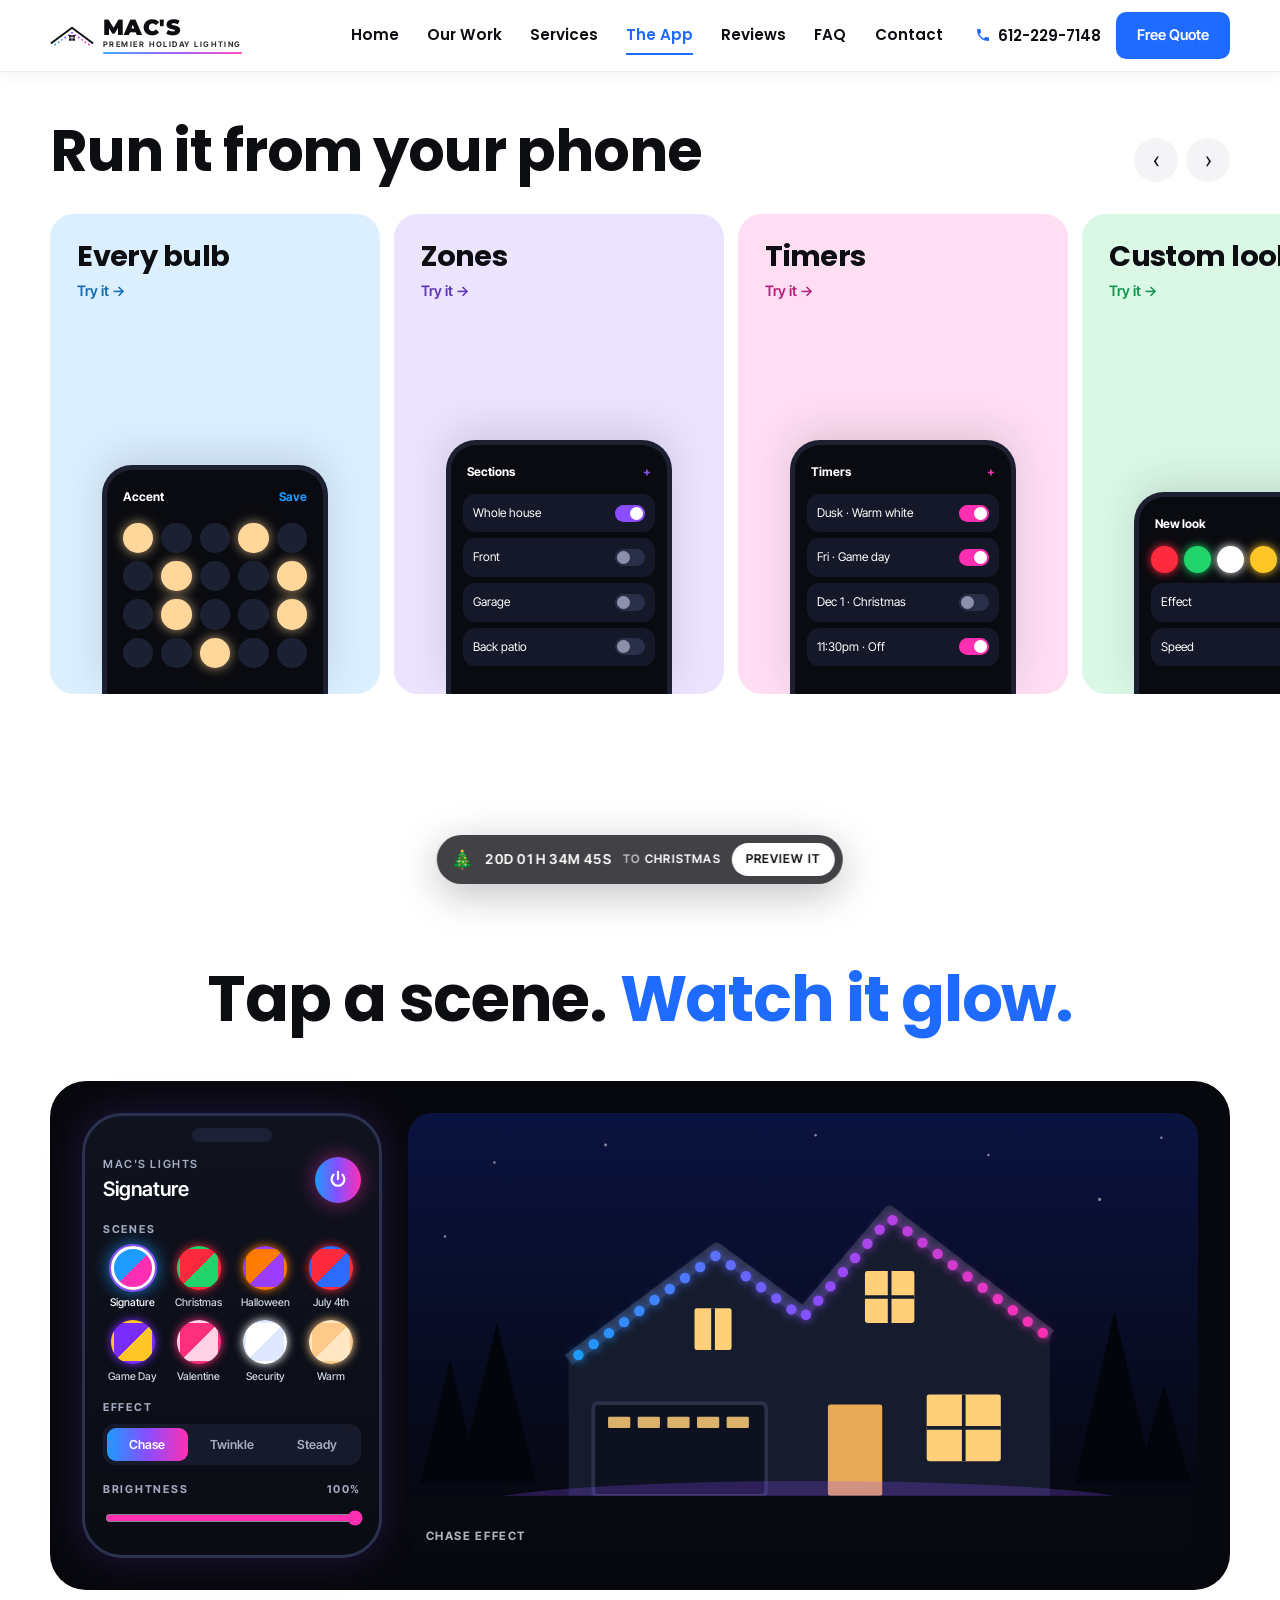
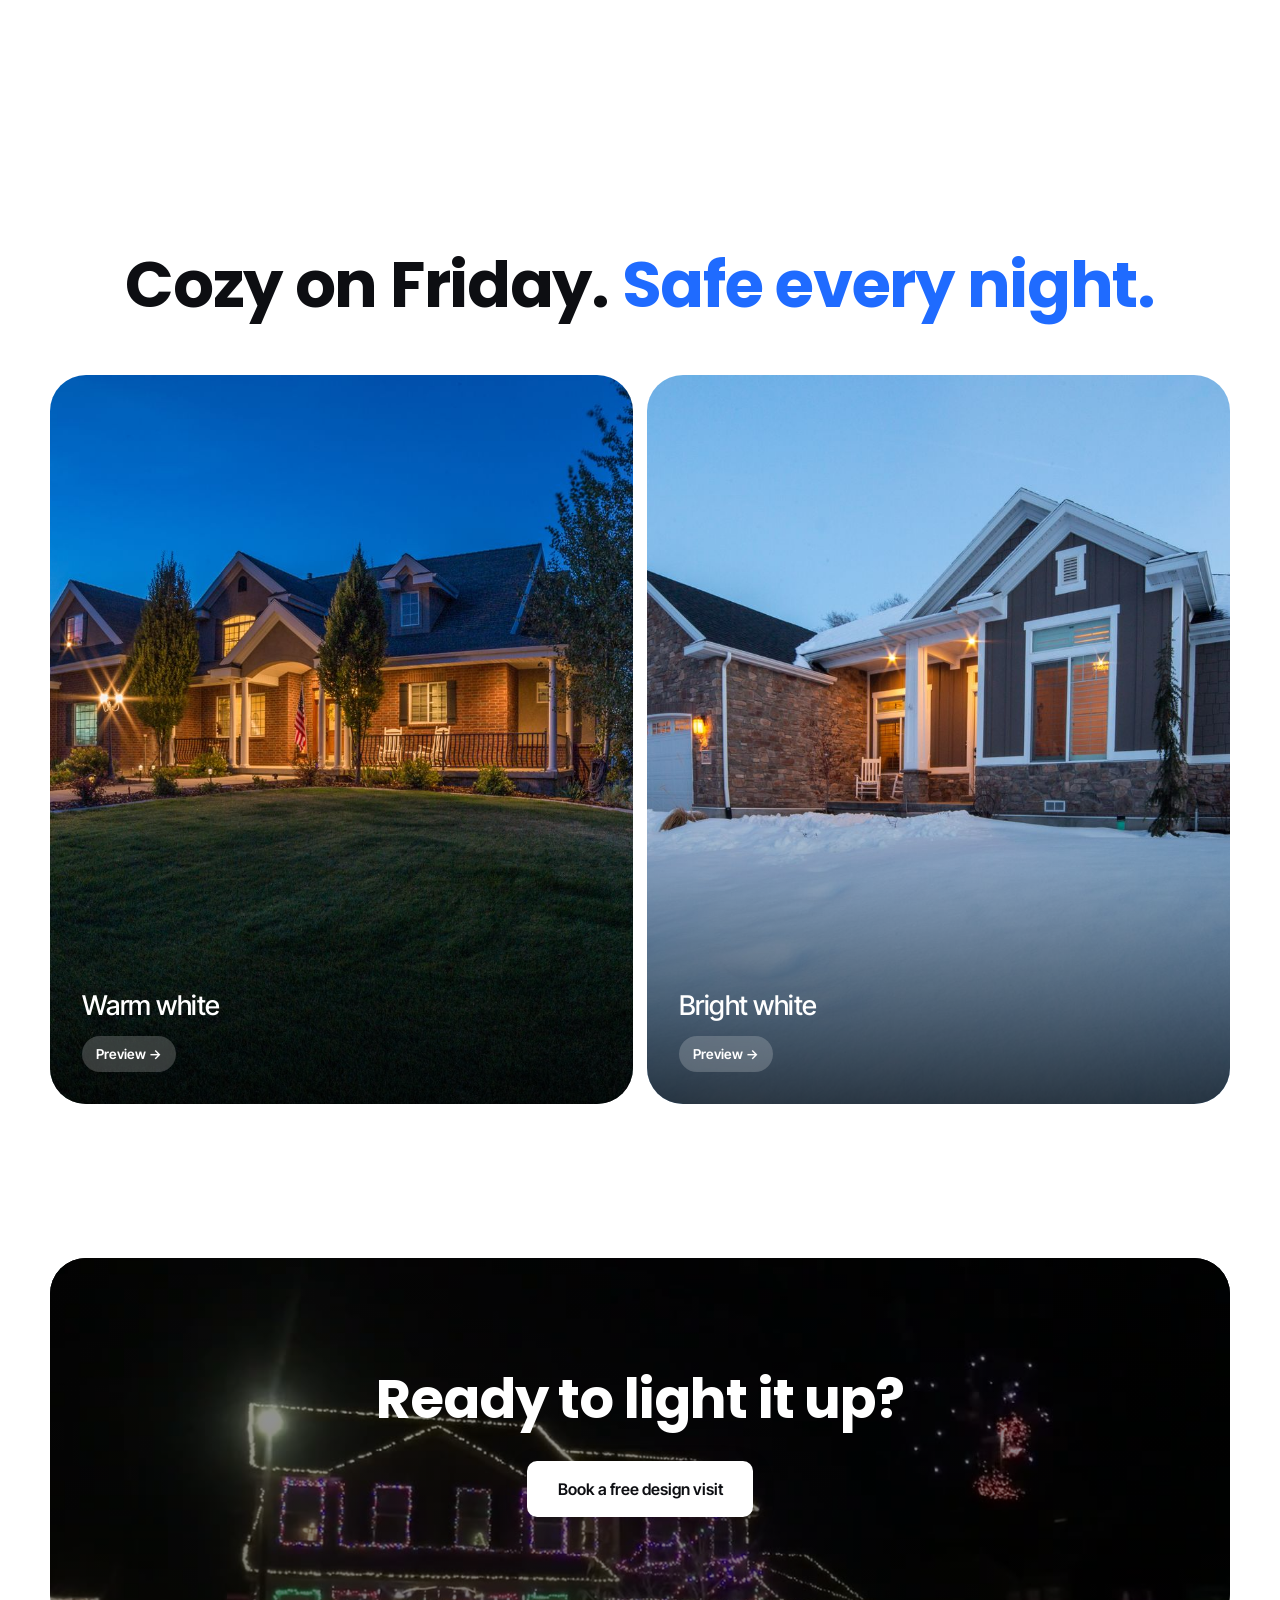
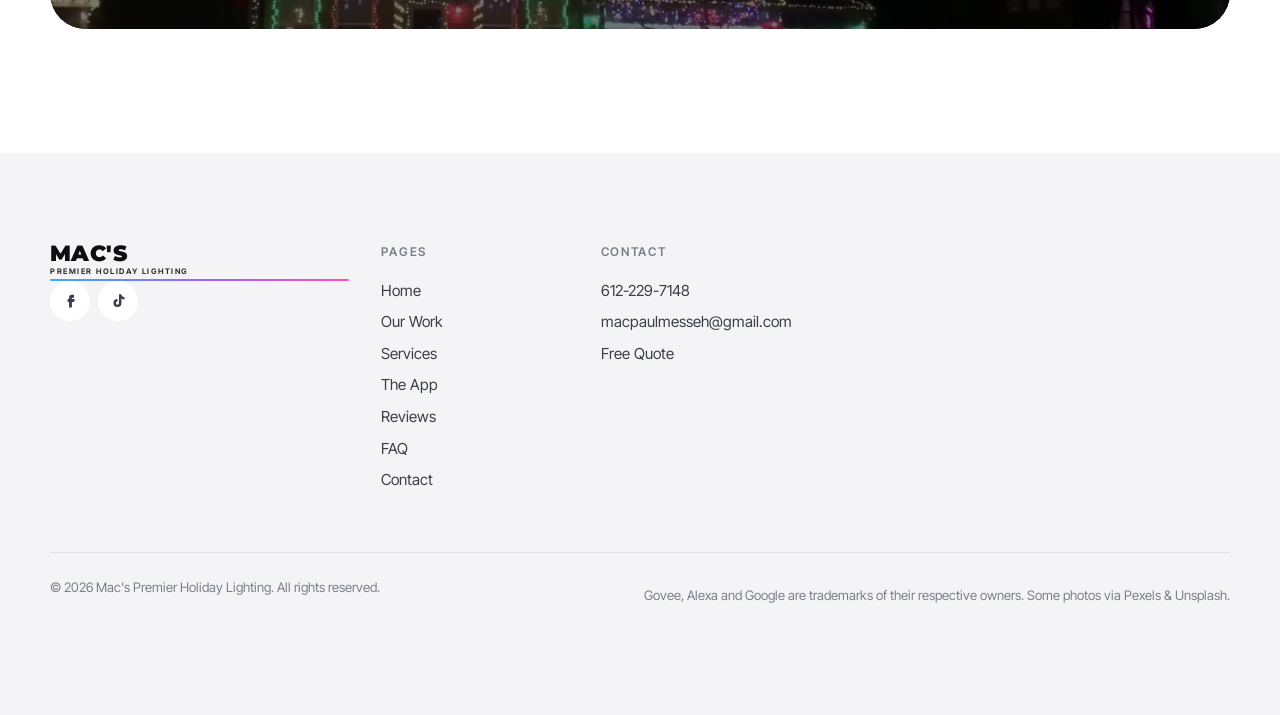
<file: app.html>
<!doctype html>
<html lang="en">
<head>
  <meta charset="utf-8">
  <meta name="viewport" content="width=device-width, initial-scale=1">
  <title>The App | Mac's Premier Holiday Lighting</title>
  <meta name="description" content="Control every light from your phone: zones, timers, scenes and custom looks.">
  <meta name="theme-color" content="#05060a">
  <meta property="og:title" content="Mac's Premier Holiday Lighting">
  <meta property="og:description" content="Light up your home for every holiday, game day and everyday.">
  <meta property="og:image" content="assets/stock/victorian-color-lights.jpg">
  <link rel="icon" href="assets/favicon.svg" type="image/svg+xml">
  <link rel="preconnect" href="https://fonts.googleapis.com">
  <link rel="preconnect" href="https://fonts.gstatic.com" crossorigin>
  <link href="https://fonts.googleapis.com/css2?family=Inter+Tight:wght@300;400;500;600;700&family=Poppins:wght@600;700;800&family=Montserrat:wght@800;900&family=Mr+Dafoe&display=swap" rel="stylesheet">
  <link rel="stylesheet" href="styles.css">
</head>
<body class="subpage">

<!-- ================= Header ================= -->
<header class="hdr" id="top">
  <a href="index.html" class="brand" aria-label="Mac's Premier Holiday Lighting home">
    <svg class="brand-roof" viewBox="0 0 120 52" aria-hidden="true">
      <path d="M4 48 L60 6 L116 48" fill="none" stroke="#fff" stroke-width="5" stroke-linejoin="round" stroke-linecap="round"/>
      <g class="roof-dots"></g>
      <g fill="#fff"><rect x="52" y="26" width="7" height="7" rx="1"/><rect x="61" y="26" width="7" height="7" rx="1"/><rect x="52" y="35" width="7" height="7" rx="1"/><rect x="61" y="35" width="7" height="7" rx="1"/></g>
    </svg>
    <span class="brand-text"><span class="brand-name">MAC'S</span><span class="brand-tag">Premier Holiday Lighting</span></span>
  </a>
  <nav class="hdr-nav" aria-label="Main">
    <a href="index.html">Home</a>
    <a href="work.html">Our Work</a>
    <a href="services.html">Services</a>
    <a href="app.html" aria-current="page">The App</a>
    <a href="reviews.html">Reviews</a>
    <a href="faq.html">FAQ</a>
    <a href="contact.html">Contact</a>
  </nav>
  <div class="hdr-actions">
    <a class="hdr-phone" href="tel:+16122297148"><svg viewBox="0 0 24 24" aria-hidden="true"><path d="M6.6 10.8a15.1 15.1 0 0 0 6.6 6.6l2.2-2.2a1 1 0 0 1 1-.25 11.4 11.4 0 0 0 3.6.57 1 1 0 0 1 1 1V20a1 1 0 0 1-1 1A17 17 0 0 1 3 4a1 1 0 0 1 1-1h3.5a1 1 0 0 1 1 1c0 1.25.2 2.45.57 3.57a1 1 0 0 1-.25 1z"/></svg>612-229-7148</a>
    <a class="icon-btn" href="sms:+16122297148?&amp;body=Hi%20Mac%27s!%20I%27d%20like%20a%20free%20lighting%20quote." aria-label="Text us">
      <svg viewBox="0 0 24 24" aria-hidden="true"><path d="M4 4h16a2 2 0 0 1 2 2v10a2 2 0 0 1-2 2H8l-4 4V6a2 2 0 0 1 2-2z"/></svg>
    </a>
    <a class="icon-btn" href="tel:+16122297148" aria-label="Call 612-229-7148">
      <svg viewBox="0 0 24 24" aria-hidden="true"><path d="M6.6 10.8a15.1 15.1 0 0 0 6.6 6.6l2.2-2.2a1 1 0 0 1 1-.25 11.4 11.4 0 0 0 3.6.57 1 1 0 0 1 1 1V20a1 1 0 0 1-1 1A17 17 0 0 1 3 4a1 1 0 0 1 1-1h3.5a1 1 0 0 1 1 1c0 1.25.2 2.45.57 3.57a1 1 0 0 1-.25 1z"/></svg>
    </a>
    <a class="pill-btn" href="contact.html">Free Quote</a>
    <button class="burger" aria-label="Open menu" aria-expanded="false" aria-controls="menu"><span></span><span></span></button>
  </div>
</header>

<nav class="menu" id="menu" aria-label="Main" hidden>
  <div class="menu-list">
    <a href="index.html">Home</a>
    <a href="work.html">Our Work</a>
    <a href="services.html">Services</a>
    <a href="app.html" aria-current="page">The App</a>
    <a href="reviews.html">Reviews</a>
    <a href="faq.html">FAQ</a>
    <a href="contact.html">Contact</a>
  </div>
  <div class="menu-foot">
    <a href="tel:+16122297148" class="menu-phone">Call 612-229-7148</a>
    <a href="contact.html" class="pill-btn btn-primary big menu-cta">Get a Free Quote</a>
  </div>
</nav>

<main>


<!-- ================= App features carousel ================= -->
<section class="section" id="app">
  <div class="wrap">
    <div class="row-head reveal">
      <div>
        <h2>Run it from your phone</h2>
      </div>
      <div class="arrows">
        <button class="arrow" data-scroll="feat" data-dir="-1" aria-label="Previous">‹</button>
        <button class="arrow" data-scroll="feat" data-dir="1" aria-label="Next">›</button>
      </div>
    </div>
  </div>
  <div class="rail" id="feat">
    <button class="fcard" type="button" style="--tint:#1e9bff" data-scene="signature" data-mode="steady" aria-label="Try Every bulb in the designer">
      <h3>Every bulb</h3>
      <span class="fcard-try">Try it &rarr;</span>
      <div class="phone-sm" aria-hidden="true">
        <div class="ps-top"><span>Accent</span><b>Save</b></div>
        <div class="ps-grid">
          <i class="w"></i><i></i><i></i><i class="w"></i><i></i><i></i><i class="w"></i><i></i><i></i><i class="w"></i>
          <i></i><i class="w"></i><i></i><i></i><i class="w"></i><i></i><i></i><i class="w"></i><i></i><i></i>
        </div>
      </div>
    </button>
    <button class="fcard" type="button" style="--tint:#8a4dff" data-scene="gameday" data-mode="chase" aria-label="Try Zones in the designer">
      <h3>Zones</h3>
      <span class="fcard-try">Try it &rarr;</span>
      <div class="phone-sm" aria-hidden="true">
        <div class="ps-top"><span>Sections</span><b>+</b></div>
        <div class="ps-row on"><span>Whole house</span><i></i></div>
        <div class="ps-row"><span>Front</span><i></i></div>
        <div class="ps-row"><span>Garage</span><i></i></div>
        <div class="ps-row"><span>Back patio</span><i></i></div>
      </div>
    </button>
    <button class="fcard" type="button" style="--tint:#ff2fb3" data-scene="warm" data-mode="steady" aria-label="Try Timers in the designer">
      <h3>Timers</h3>
      <span class="fcard-try">Try it &rarr;</span>
      <div class="phone-sm" aria-hidden="true">
        <div class="ps-top"><span>Timers</span><b>+</b></div>
        <div class="ps-row on"><span>Dusk · Warm white</span><i></i></div>
        <div class="ps-row on"><span>Fri · Game day</span><i></i></div>
        <div class="ps-row"><span>Dec 1 · Christmas</span><i></i></div>
        <div class="ps-row on"><span>11:30pm · Off</span><i></i></div>
      </div>
    </button>
    <button class="fcard" type="button" style="--tint:#20d36b" data-scene="valentine" data-mode="twinkle" aria-label="Try Custom looks in the designer">
      <h3>Custom looks</h3>
      <span class="fcard-try">Try it &rarr;</span>
      <div class="phone-sm" aria-hidden="true">
        <div class="ps-top"><span>New look</span><b>Save</b></div>
        <div class="ps-swatches"><i style="--s:#ff2a3d"></i><i style="--s:#20d36b"></i><i style="--s:#fff"></i><i style="--s:#ffc627"></i><i style="--s:#1e9bff"></i><i style="--s:#ff2fb3"></i></div>
        <div class="ps-row"><span>Effect</span><em>Chase</em></div>
        <div class="ps-row"><span>Speed</span><em>Medium</em></div>
      </div>
    </button>
    <button class="fcard" type="button" style="--tint:#ffc627" data-scene="christmas" data-mode="chase" aria-label="Try Holiday scenes in the designer">
      <h3>Holiday scenes</h3>
      <span class="fcard-try">Try it &rarr;</span>
      <div class="phone-sm" aria-hidden="true">
        <div class="ps-top"><span>Scenes</span><b>⌕</b></div>
        <div class="ps-row"><span>🎄 Christmas</span><i></i></div>
        <div class="ps-row"><span>🎃 Halloween</span><i></i></div>
        <div class="ps-row"><span>🏈 Game day</span><i></i></div>
        <div class="ps-row"><span>🇺🇸 July 4th</span><i></i></div>
      </div>
    </button>
  </div>
</section>

<!-- ================= Interactive designer ================= -->
<section class="section" id="designer">
  <div class="wrap">
    <h2 class="h-center reveal">Tap a scene. <span class="grad">Watch it glow.</span></h2>
    <div class="designer reveal">
      <div class="phone" aria-label="Lighting app controls">
        <div class="phone-notch" aria-hidden="true"></div>
        <div class="app-head">
          <div><small>Mac's Lights</small><strong id="theme-name">Signature</strong></div>
          <button class="power on" id="power" aria-pressed="true" aria-label="Lights on/off">
            <svg viewBox="0 0 24 24" aria-hidden="true"><path d="M12 3v8M7.1 6.3a7 7 0 1 0 9.8 0" fill="none" stroke="currentColor" stroke-width="2.4" stroke-linecap="round"/></svg>
          </button>
        </div>
        <p class="app-label">Scenes</p>
        <div class="themes" role="radiogroup" aria-label="Lighting theme">
          <button class="theme active" role="radio" aria-checked="true" data-theme="signature"><i style="--c1:#1e9bff;--c2:#ff2fb3"></i>Signature</button>
          <button class="theme" role="radio" aria-checked="false" data-theme="christmas"><i style="--c1:#ff2a3d;--c2:#20d36b"></i>Christmas</button>
          <button class="theme" role="radio" aria-checked="false" data-theme="halloween"><i style="--c1:#ff7a00;--c2:#9b3dff"></i>Halloween</button>
          <button class="theme" role="radio" aria-checked="false" data-theme="july4"><i style="--c1:#ff2a3d;--c2:#2b6bff"></i>July 4th</button>
          <button class="theme" role="radio" aria-checked="false" data-theme="gameday"><i style="--c1:#7a2cff;--c2:#ffc627"></i>Game Day</button>
          <button class="theme" role="radio" aria-checked="false" data-theme="valentine"><i style="--c1:#ff2f7d;--c2:#ffd1e3"></i>Valentine</button>
          <button class="theme" role="radio" aria-checked="false" data-theme="security"><i style="--c1:#ffffff;--c2:#dfe8ff"></i>Security</button>
          <button class="theme" role="radio" aria-checked="false" data-theme="warm"><i style="--c1:#ffc98a;--c2:#ffe7c4"></i>Warm</button>
        </div>
        <p class="app-label">Effect</p>
        <div class="modes" role="radiogroup" aria-label="Animation">
          <button class="mode active" role="radio" aria-checked="true" data-mode="chase">Chase</button>
          <button class="mode" role="radio" aria-checked="false" data-mode="twinkle">Twinkle</button>
          <button class="mode" role="radio" aria-checked="false" data-mode="steady">Steady</button>
        </div>
        <label class="app-label" for="brightness">Brightness <span id="bright-val">100%</span></label>
        <input type="range" id="brightness" min="20" max="100" value="100">
      </div>
      <div class="designer-stage" id="designer-stage" data-house="live" aria-label="Animated preview of a house roofline in the selected scene">
        <p class="stage-caption"><span id="mode-name">Chase</span> effect</p>
      </div>
    </div>
  </div>
</section>

<!-- ================= Warm vs security ================= -->
<section class="section" id="residential">
  <div class="wrap">
    <h2 class="h-center reveal">Cozy on Friday. <span class="grad">Safe every night.</span></h2>
    <div class="duo">
      <figure class="duo-card reveal" role="button" tabindex="0" data-scene="warm" data-mode="steady" aria-label="Preview warm white in the designer">
        <img src="assets/stock/dusk-bungalow.jpg" alt="Home glowing in warm white light at dusk" loading="lazy">
        <figcaption><b>Warm white</b><span class="duo-try">Preview &rarr;</span></figcaption>
      </figure>
      <figure class="duo-card reveal" role="button" tabindex="0" data-scene="security" data-mode="steady" aria-label="Preview bright white in the designer">
        <img src="assets/stock/snowy-brick-house.jpg" alt="Home with bright exterior lighting on a snowy evening" loading="lazy">
        <figcaption><b>Bright white</b><span class="duo-try">Preview &rarr;</span></figcaption>
      </figure>
    </div>
  </div>
</section>

<!-- ================= Final CTA ================= -->
<section class="section tight">
  <div class="wrap">
    <div class="final-cta reveal">
      <video class="cta-video" data-src="assets/video/house-fireworks.mp4" poster="assets/video/house-fireworks.jpg" muted loop playsinline preload="none" aria-hidden="true"></video>
      <h2>Ready to light it up?</h2>
      <a href="contact.html" class="pill-btn white">Book a free design visit</a>
    </div>
  </div>
</section>

</main>

<!-- ================= Footer ================= -->
<footer class="ftr">
  <div class="wrap ftr-grid">
    <div class="ftr-brand">
      <span class="brand-text"><span class="brand-name">MAC'S</span><span class="brand-tag">Premier Holiday Lighting</span></span>
      <div class="socials">
        <!-- TODO: replace with real profile URLs -->
        <a href="https://www.facebook.com/" aria-label="Facebook" target="_blank" rel="noopener"><svg viewBox="0 0 24 24"><path d="M14 8h3V4h-3a4 4 0 0 0-4 4v2H8v4h2v8h4v-8h3l1-4h-4V8z"/></svg></a>
        <a href="https://www.tiktok.com/@goveeglow" aria-label="TikTok" target="_blank" rel="noopener"><svg viewBox="0 0 24 24"><path d="M16 3c.4 2.4 1.9 4 4.5 4.2v3.4a8 8 0 0 1-4.4-1.4v6.3A5.6 5.6 0 1 1 10.5 10v3.5a2.2 2.2 0 1 0 2.2 2.2V3z"/></svg></a>
      </div>
    </div>
    <div><p class="ftr-h">Pages</p><a href="index.html">Home</a><a href="work.html">Our Work</a><a href="services.html">Services</a><a href="app.html">The App</a><a href="reviews.html">Reviews</a><a href="faq.html">FAQ</a><a href="contact.html">Contact</a></div>
    <div><p class="ftr-h">Contact</p><a href="tel:+16122297148">612-229-7148</a><a href="mailto:macpaulmesseh@gmail.com?subject=Free%20lighting%20quote&amp;body=Hi%20Mac%27s%2C%0A%0AI%27d%20like%20a%20free%20quote%20for%20my%20home.%0A%0AName%3A%0AAddress%2FCity%3A%0APhone%3A%0A">macpaulmesseh@gmail.com</a><a href="contact.html">Free Quote</a></div>
  </div>
  <div class="wrap ftr-bottom">
    <span>© <span id="year"></span> Mac's Premier Holiday Lighting. All rights reserved.</span>
    <span class="muted">Govee, Alexa and Google are trademarks of their respective owners. Some photos via Pexels &amp; Unsplash.</span>
  </div>
</footer>

<!-- Service popup -->
<dialog class="modal" id="modal" aria-labelledby="modal-title">
  <button class="modal-x" type="button" aria-label="Close">&times;</button>
  <div class="modal-media" id="modal-media"></div>
  <div class="modal-body">
    <h3 id="modal-title"></h3>
    <p id="modal-text"></p>
    <div class="modal-actions">
      <a href="contact.html" class="pill-btn grad-btn" id="modal-quote">Get a quote</a>
      <a href="tel:+16122297148" class="pill-btn">Call</a>
      <a href="sms:+16122297148?&amp;body=Hi%20Mac%27s!%20I%27d%20like%20a%20free%20lighting%20quote." class="pill-btn">Text</a>
    </div>
  </div>
</dialog>

<!-- Floating holiday countdown -->
<a class="countdown" href="app.html#designer" id="countdown">
  <span class="cd-emoji" id="cd-emoji">🎃</span>
  <span class="cd-time" id="cd-time">--</span>
  <span class="cd-until">to <b id="cd-name">Halloween</b></span>
  <span class="cd-cta">Preview it</span>
</a>

<script src="main.js"></script>
</body>
</html>
</file>
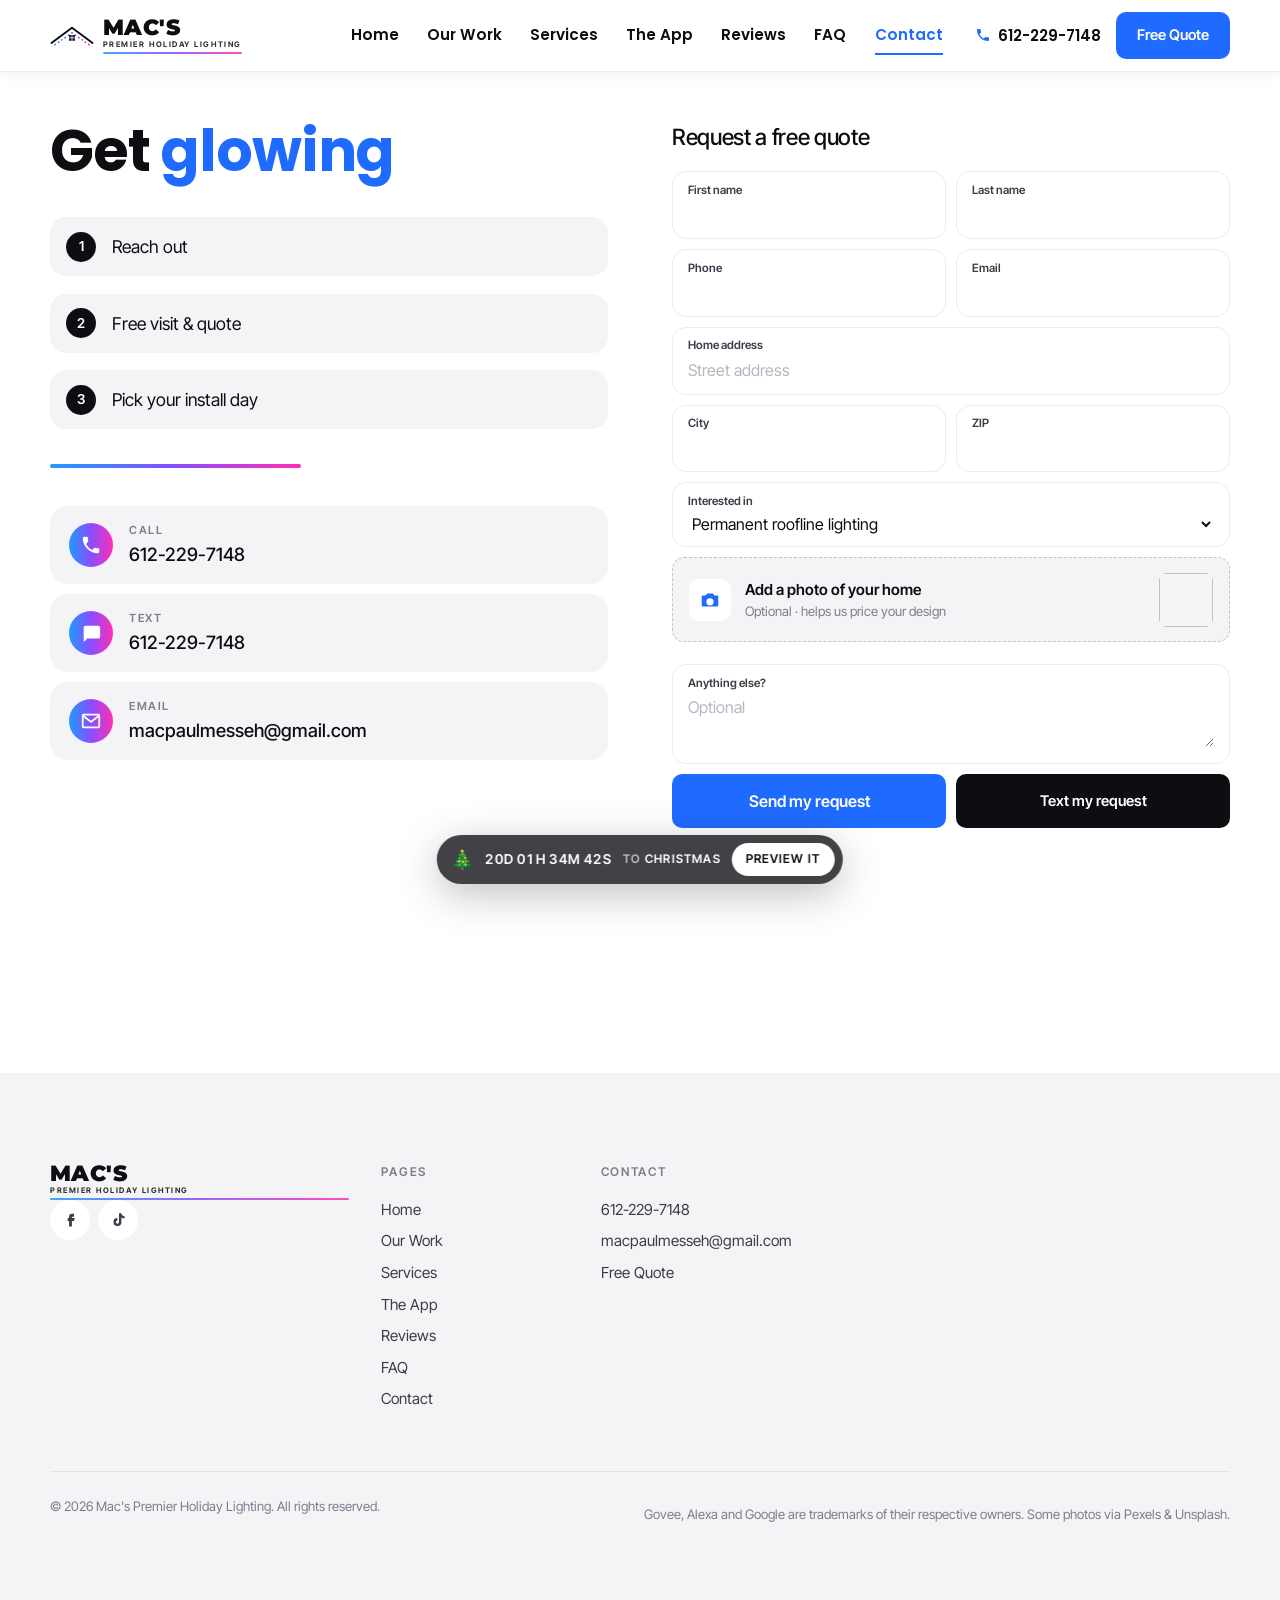
<file: contact.html>
<!doctype html>
<html lang="en">
<head>
  <meta charset="utf-8">
  <meta name="viewport" content="width=device-width, initial-scale=1">
  <title>Contact | Mac's Premier Holiday Lighting</title>
  <meta name="description" content="Get a free lighting quote. Call or text 612-229-7148.">
  <meta name="theme-color" content="#05060a">
  <meta property="og:title" content="Mac's Premier Holiday Lighting">
  <meta property="og:description" content="Light up your home for every holiday, game day and everyday.">
  <meta property="og:image" content="assets/stock/victorian-color-lights.jpg">
  <link rel="icon" href="assets/favicon.svg" type="image/svg+xml">
  <link rel="preconnect" href="https://fonts.googleapis.com">
  <link rel="preconnect" href="https://fonts.gstatic.com" crossorigin>
  <link href="https://fonts.googleapis.com/css2?family=Inter+Tight:wght@300;400;500;600;700&family=Poppins:wght@600;700;800&family=Montserrat:wght@800;900&family=Mr+Dafoe&display=swap" rel="stylesheet">
  <link rel="stylesheet" href="styles.css">
</head>
<body class="subpage">

<!-- ================= Header ================= -->
<header class="hdr" id="top">
  <a href="index.html" class="brand" aria-label="Mac's Premier Holiday Lighting home">
    <svg class="brand-roof" viewBox="0 0 120 52" aria-hidden="true">
      <path d="M4 48 L60 6 L116 48" fill="none" stroke="#fff" stroke-width="5" stroke-linejoin="round" stroke-linecap="round"/>
      <g class="roof-dots"></g>
      <g fill="#fff"><rect x="52" y="26" width="7" height="7" rx="1"/><rect x="61" y="26" width="7" height="7" rx="1"/><rect x="52" y="35" width="7" height="7" rx="1"/><rect x="61" y="35" width="7" height="7" rx="1"/></g>
    </svg>
    <span class="brand-text"><span class="brand-name">MAC'S</span><span class="brand-tag">Premier Holiday Lighting</span></span>
  </a>
  <nav class="hdr-nav" aria-label="Main">
    <a href="index.html">Home</a>
    <a href="work.html">Our Work</a>
    <a href="services.html">Services</a>
    <a href="app.html">The App</a>
    <a href="reviews.html">Reviews</a>
    <a href="faq.html">FAQ</a>
    <a href="contact.html" aria-current="page">Contact</a>
  </nav>
  <div class="hdr-actions">
    <a class="hdr-phone" href="tel:+16122297148"><svg viewBox="0 0 24 24" aria-hidden="true"><path d="M6.6 10.8a15.1 15.1 0 0 0 6.6 6.6l2.2-2.2a1 1 0 0 1 1-.25 11.4 11.4 0 0 0 3.6.57 1 1 0 0 1 1 1V20a1 1 0 0 1-1 1A17 17 0 0 1 3 4a1 1 0 0 1 1-1h3.5a1 1 0 0 1 1 1c0 1.25.2 2.45.57 3.57a1 1 0 0 1-.25 1z"/></svg>612-229-7148</a>
    <a class="icon-btn" href="sms:+16122297148?&amp;body=Hi%20Mac%27s!%20I%27d%20like%20a%20free%20lighting%20quote." aria-label="Text us">
      <svg viewBox="0 0 24 24" aria-hidden="true"><path d="M4 4h16a2 2 0 0 1 2 2v10a2 2 0 0 1-2 2H8l-4 4V6a2 2 0 0 1 2-2z"/></svg>
    </a>
    <a class="icon-btn" href="tel:+16122297148" aria-label="Call 612-229-7148">
      <svg viewBox="0 0 24 24" aria-hidden="true"><path d="M6.6 10.8a15.1 15.1 0 0 0 6.6 6.6l2.2-2.2a1 1 0 0 1 1-.25 11.4 11.4 0 0 0 3.6.57 1 1 0 0 1 1 1V20a1 1 0 0 1-1 1A17 17 0 0 1 3 4a1 1 0 0 1 1-1h3.5a1 1 0 0 1 1 1c0 1.25.2 2.45.57 3.57a1 1 0 0 1-.25 1z"/></svg>
    </a>
    <a class="pill-btn" href="contact.html">Free Quote</a>
    <button class="burger" aria-label="Open menu" aria-expanded="false" aria-controls="menu"><span></span><span></span></button>
  </div>
</header>

<nav class="menu" id="menu" aria-label="Main" hidden>
  <div class="menu-list">
    <a href="index.html">Home</a>
    <a href="work.html">Our Work</a>
    <a href="services.html">Services</a>
    <a href="app.html">The App</a>
    <a href="reviews.html">Reviews</a>
    <a href="faq.html">FAQ</a>
    <a href="contact.html" aria-current="page">Contact</a>
  </div>
  <div class="menu-foot">
    <a href="tel:+16122297148" class="menu-phone">Call 612-229-7148</a>
    <a href="contact.html" class="pill-btn btn-primary big menu-cta">Get a Free Quote</a>
  </div>
</nav>

<main>


<!-- ================= Steps + form ================= -->
<section class="section" id="quote">
  <div class="wrap quote-grid">
    <div class="reveal">
      <h2 class="h-left">Get <span class="grad">glowing</span></h2>
      <ol class="next-steps">
        <li><button type="button" class="step-btn" data-focus="first"><span>1</span>Reach out</button></li>
        <li><button type="button" class="step-btn" data-focus="city"><span>2</span>Free visit &amp; quote</button></li>
        <li><button type="button" class="step-btn" data-focus="interest"><span>3</span>Pick your install day</button></li>
      </ol>
      <div class="bar" aria-hidden="true"></div>
      <div class="contact-btns">
        <a class="cbtn" href="tel:+16122297148"><svg viewBox="0 0 24 24" aria-hidden="true"><path d="M6.6 10.8a15.1 15.1 0 0 0 6.6 6.6l2.2-2.2a1 1 0 0 1 1-.25 11.4 11.4 0 0 0 3.6.57 1 1 0 0 1 1 1V20a1 1 0 0 1-1 1A17 17 0 0 1 3 4a1 1 0 0 1 1-1h3.5a1 1 0 0 1 1 1c0 1.25.2 2.45.57 3.57a1 1 0 0 1-.25 1z"/></svg><span><small>Call</small>612-229-7148</span></a>
        <a class="cbtn" href="sms:+16122297148?&amp;body=Hi%20Mac%27s!%20I%27d%20like%20a%20free%20lighting%20quote."><svg viewBox="0 0 24 24" aria-hidden="true"><path d="M4 4h16a2 2 0 0 1 2 2v10a2 2 0 0 1-2 2H8l-4 4V6a2 2 0 0 1 2-2z"/></svg><span><small>Text</small>612-229-7148</span></a>
        <a class="cbtn" href="mailto:macpaulmesseh@gmail.com?subject=Free%20lighting%20quote&amp;body=Hi%20Mac%27s%2C%0A%0AI%27d%20like%20a%20free%20quote%20for%20my%20home.%0A%0AName%3A%0AAddress%2FCity%3A%0APhone%3A%0A"><svg viewBox="0 0 24 24" aria-hidden="true"><path d="M3 5h18v14H3z" fill="none" stroke="currentColor" stroke-width="2"/><path d="m3 6 9 7 9-7" fill="none" stroke="currentColor" stroke-width="2"/></svg><span><small>Email</small>macpaulmesseh@gmail.com</span></a>
      </div>
    </div>

    <form class="qform reveal" id="estimate-form" novalidate>
      <p class="qform-h">Request a free quote</p>
      <div class="row">
        <label class="fld"><span>First name</span><input name="first" type="text" autocomplete="given-name" required></label>
        <label class="fld"><span>Last name</span><input name="last" type="text" autocomplete="family-name"></label>
      </div>
      <div class="row">
        <label class="fld"><span>Phone</span><input name="phone" type="tel" autocomplete="tel" required></label>
        <label class="fld"><span>Email</span><input name="email" type="email" autocomplete="email"></label>
      </div>
      <label class="fld"><span>Home address</span><input name="address" type="text" autocomplete="street-address" placeholder="Street address"></label>
      <div class="row">
        <label class="fld"><span>City</span><input name="city" type="text" autocomplete="address-level2"></label>
        <label class="fld"><span>ZIP</span><input name="zip" type="text" inputmode="numeric" autocomplete="postal-code" maxlength="10"></label>
      </div>
      <label class="fld"><span>Interested in</span>
        <select name="interest">
          <option>Permanent roofline lighting</option>
          <option>Holiday display (seasonal)</option>
          <option>Commercial / HOA</option>
          <option>Service / repair</option>
          <option>Not sure yet</option>
        </select>
      </label>
      <label class="file-fld" id="photo-drop">
        <input name="attachment" type="file" accept="image/*" id="photo-input">
        <span class="file-icon" aria-hidden="true"><svg viewBox="0 0 24 24"><path d="M4 7h3l2-2h6l2 2h3a1 1 0 0 1 1 1v10a1 1 0 0 1-1 1H4a1 1 0 0 1-1-1V8a1 1 0 0 1 1-1zm8 3a4 4 0 1 0 0 8 4 4 0 0 0 0-8z"/></svg></span>
        <span class="file-text"><b id="photo-name">Add a photo of your home</b><small id="photo-hint">Optional &middot; helps us price your design</small></span>
        <img class="file-thumb" id="photo-thumb" alt="" hidden>
      </label>
      <label class="fld"><span>Anything else?</span><textarea name="message" rows="2" placeholder="Optional"></textarea></label>
      <div class="send-row">
        <button type="submit" class="pill-btn grad-btn" data-via="email" id="send-btn">Email my request</button>
        <button type="submit" class="pill-btn dark-btn" data-via="sms">Text my request</button>
      </div>
      <p class="form-note" id="form-note" role="status"></p>
    </form>
  </div>
</section>

</main>

<!-- ================= Footer ================= -->
<footer class="ftr">
  <div class="wrap ftr-grid">
    <div class="ftr-brand">
      <span class="brand-text"><span class="brand-name">MAC'S</span><span class="brand-tag">Premier Holiday Lighting</span></span>
      <div class="socials">
        <!-- TODO: replace with real profile URLs -->
        <a href="https://www.facebook.com/" aria-label="Facebook" target="_blank" rel="noopener"><svg viewBox="0 0 24 24"><path d="M14 8h3V4h-3a4 4 0 0 0-4 4v2H8v4h2v8h4v-8h3l1-4h-4V8z"/></svg></a>
        <a href="https://www.tiktok.com/@goveeglow" aria-label="TikTok" target="_blank" rel="noopener"><svg viewBox="0 0 24 24"><path d="M16 3c.4 2.4 1.9 4 4.5 4.2v3.4a8 8 0 0 1-4.4-1.4v6.3A5.6 5.6 0 1 1 10.5 10v3.5a2.2 2.2 0 1 0 2.2 2.2V3z"/></svg></a>
      </div>
    </div>
    <div><p class="ftr-h">Pages</p><a href="index.html">Home</a><a href="work.html">Our Work</a><a href="services.html">Services</a><a href="app.html">The App</a><a href="reviews.html">Reviews</a><a href="faq.html">FAQ</a><a href="contact.html">Contact</a></div>
    <div><p class="ftr-h">Contact</p><a href="tel:+16122297148">612-229-7148</a><a href="mailto:macpaulmesseh@gmail.com?subject=Free%20lighting%20quote&amp;body=Hi%20Mac%27s%2C%0A%0AI%27d%20like%20a%20free%20quote%20for%20my%20home.%0A%0AName%3A%0AAddress%2FCity%3A%0APhone%3A%0A">macpaulmesseh@gmail.com</a><a href="contact.html">Free Quote</a></div>
  </div>
  <div class="wrap ftr-bottom">
    <span>© <span id="year"></span> Mac's Premier Holiday Lighting. All rights reserved.</span>
    <span class="muted">Govee, Alexa and Google are trademarks of their respective owners. Some photos via Pexels &amp; Unsplash.</span>
  </div>
</footer>

<!-- Service popup -->
<dialog class="modal" id="modal" aria-labelledby="modal-title">
  <button class="modal-x" type="button" aria-label="Close">&times;</button>
  <div class="modal-media" id="modal-media"></div>
  <div class="modal-body">
    <h3 id="modal-title"></h3>
    <p id="modal-text"></p>
    <div class="modal-actions">
      <a href="contact.html" class="pill-btn grad-btn" id="modal-quote">Get a quote</a>
      <a href="tel:+16122297148" class="pill-btn">Call</a>
      <a href="sms:+16122297148?&amp;body=Hi%20Mac%27s!%20I%27d%20like%20a%20free%20lighting%20quote." class="pill-btn">Text</a>
    </div>
  </div>
</dialog>

<!-- Floating holiday countdown -->
<a class="countdown" href="app.html#designer" id="countdown">
  <span class="cd-emoji" id="cd-emoji">🎃</span>
  <span class="cd-time" id="cd-time">--</span>
  <span class="cd-until">to <b id="cd-name">Halloween</b></span>
  <span class="cd-cta">Preview it</span>
</a>

<script src="main.js"></script>
</body>
</html>
</file>
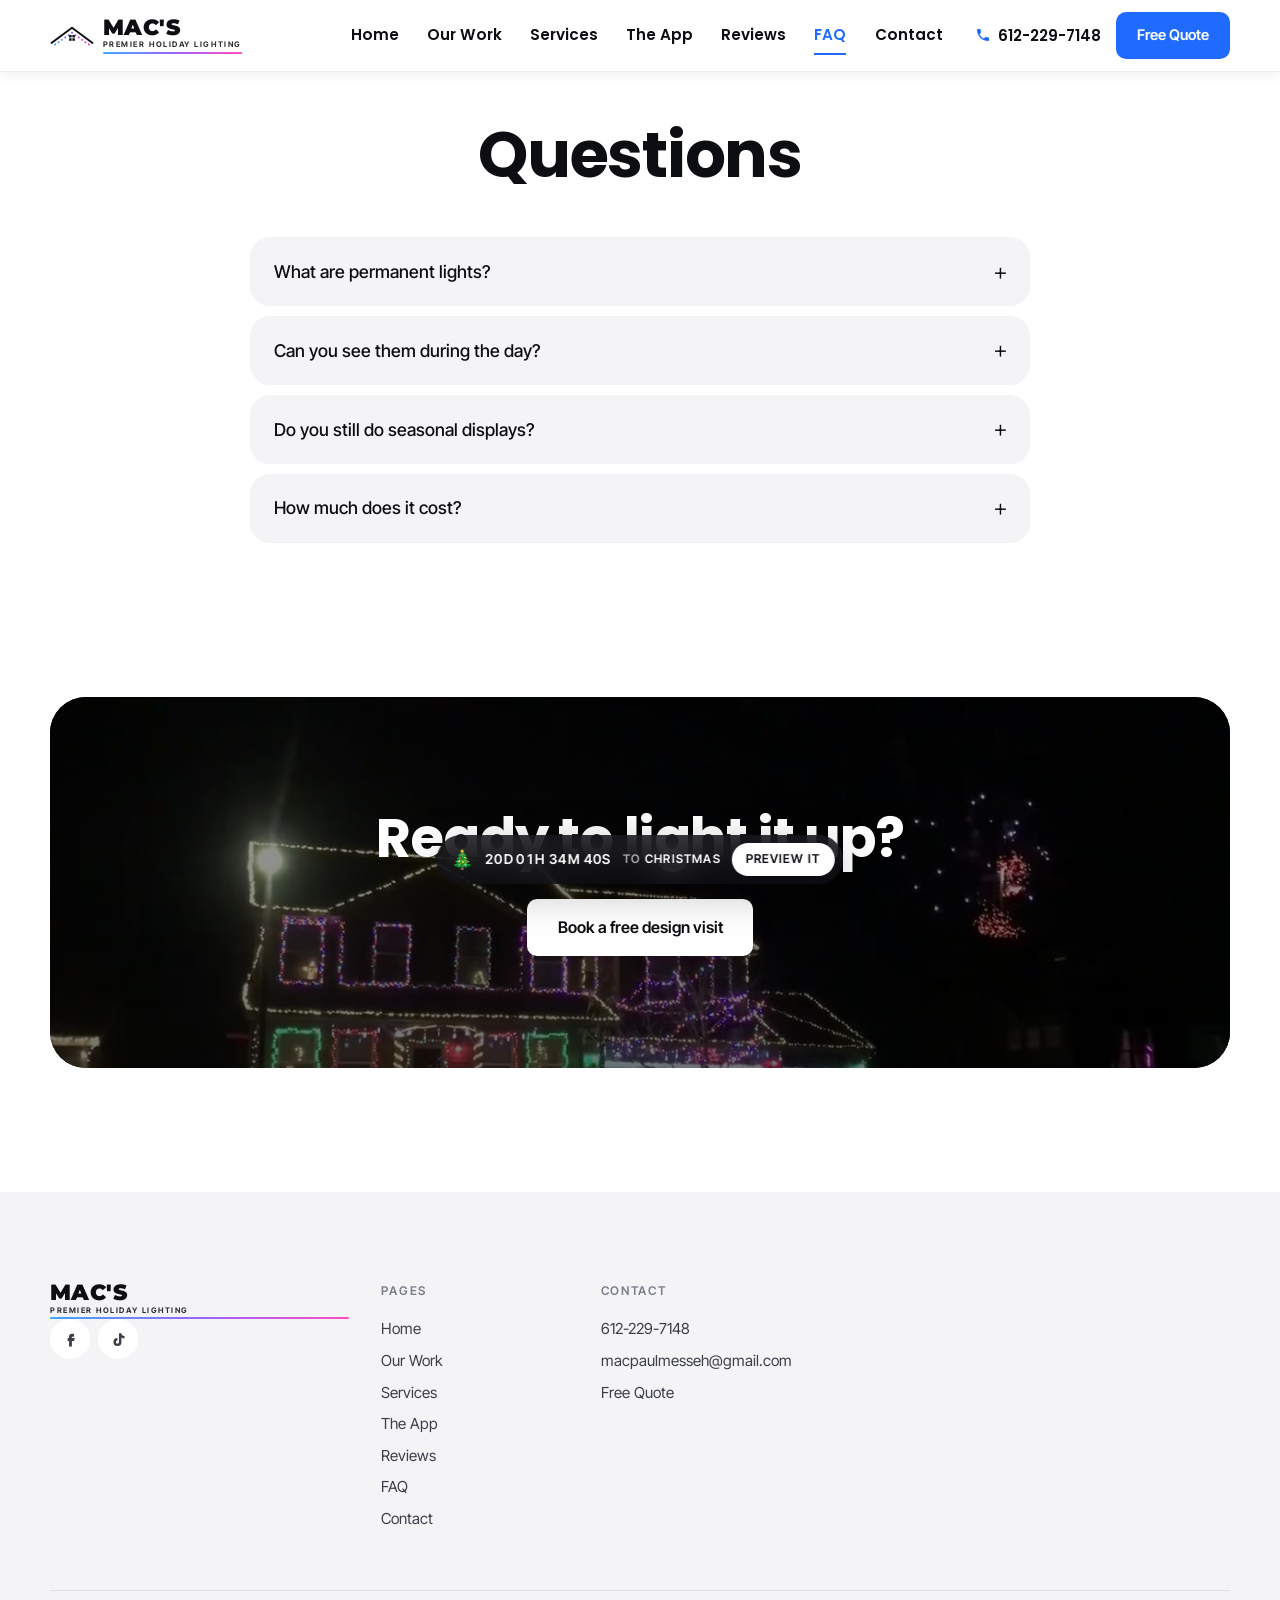
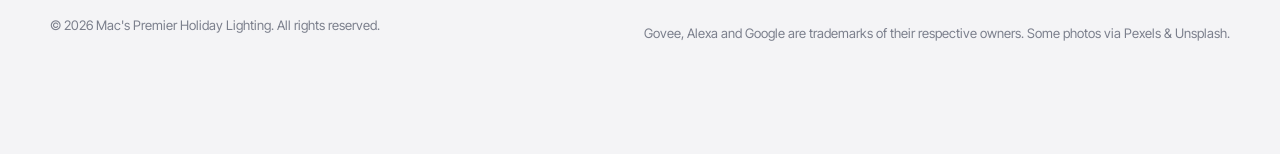
<file: faq.html>
<!doctype html>
<html lang="en">
<head>
  <meta charset="utf-8">
  <meta name="viewport" content="width=device-width, initial-scale=1">
  <title>FAQ | Mac's Premier Holiday Lighting</title>
  <meta name="description" content="Answers to common questions about permanent and holiday lighting.">
  <meta name="theme-color" content="#05060a">
  <meta property="og:title" content="Mac's Premier Holiday Lighting">
  <meta property="og:description" content="Light up your home for every holiday, game day and everyday.">
  <meta property="og:image" content="assets/stock/victorian-color-lights.jpg">
  <link rel="icon" href="assets/favicon.svg" type="image/svg+xml">
  <link rel="preconnect" href="https://fonts.googleapis.com">
  <link rel="preconnect" href="https://fonts.gstatic.com" crossorigin>
  <link href="https://fonts.googleapis.com/css2?family=Inter+Tight:wght@300;400;500;600;700&family=Poppins:wght@600;700;800&family=Montserrat:wght@800;900&family=Mr+Dafoe&display=swap" rel="stylesheet">
  <link rel="stylesheet" href="styles.css">
</head>
<body class="subpage">

<!-- ================= Header ================= -->
<header class="hdr" id="top">
  <a href="index.html" class="brand" aria-label="Mac's Premier Holiday Lighting home">
    <svg class="brand-roof" viewBox="0 0 120 52" aria-hidden="true">
      <path d="M4 48 L60 6 L116 48" fill="none" stroke="#fff" stroke-width="5" stroke-linejoin="round" stroke-linecap="round"/>
      <g class="roof-dots"></g>
      <g fill="#fff"><rect x="52" y="26" width="7" height="7" rx="1"/><rect x="61" y="26" width="7" height="7" rx="1"/><rect x="52" y="35" width="7" height="7" rx="1"/><rect x="61" y="35" width="7" height="7" rx="1"/></g>
    </svg>
    <span class="brand-text"><span class="brand-name">MAC'S</span><span class="brand-tag">Premier Holiday Lighting</span></span>
  </a>
  <nav class="hdr-nav" aria-label="Main">
    <a href="index.html">Home</a>
    <a href="work.html">Our Work</a>
    <a href="services.html">Services</a>
    <a href="app.html">The App</a>
    <a href="reviews.html">Reviews</a>
    <a href="faq.html" aria-current="page">FAQ</a>
    <a href="contact.html">Contact</a>
  </nav>
  <div class="hdr-actions">
    <a class="hdr-phone" href="tel:+16122297148"><svg viewBox="0 0 24 24" aria-hidden="true"><path d="M6.6 10.8a15.1 15.1 0 0 0 6.6 6.6l2.2-2.2a1 1 0 0 1 1-.25 11.4 11.4 0 0 0 3.6.57 1 1 0 0 1 1 1V20a1 1 0 0 1-1 1A17 17 0 0 1 3 4a1 1 0 0 1 1-1h3.5a1 1 0 0 1 1 1c0 1.25.2 2.45.57 3.57a1 1 0 0 1-.25 1z"/></svg>612-229-7148</a>
    <a class="icon-btn" href="sms:+16122297148?&amp;body=Hi%20Mac%27s!%20I%27d%20like%20a%20free%20lighting%20quote." aria-label="Text us">
      <svg viewBox="0 0 24 24" aria-hidden="true"><path d="M4 4h16a2 2 0 0 1 2 2v10a2 2 0 0 1-2 2H8l-4 4V6a2 2 0 0 1 2-2z"/></svg>
    </a>
    <a class="icon-btn" href="tel:+16122297148" aria-label="Call 612-229-7148">
      <svg viewBox="0 0 24 24" aria-hidden="true"><path d="M6.6 10.8a15.1 15.1 0 0 0 6.6 6.6l2.2-2.2a1 1 0 0 1 1-.25 11.4 11.4 0 0 0 3.6.57 1 1 0 0 1 1 1V20a1 1 0 0 1-1 1A17 17 0 0 1 3 4a1 1 0 0 1 1-1h3.5a1 1 0 0 1 1 1c0 1.25.2 2.45.57 3.57a1 1 0 0 1-.25 1z"/></svg>
    </a>
    <a class="pill-btn" href="contact.html">Free Quote</a>
    <button class="burger" aria-label="Open menu" aria-expanded="false" aria-controls="menu"><span></span><span></span></button>
  </div>
</header>

<nav class="menu" id="menu" aria-label="Main" hidden>
  <div class="menu-list">
    <a href="index.html">Home</a>
    <a href="work.html">Our Work</a>
    <a href="services.html">Services</a>
    <a href="app.html">The App</a>
    <a href="reviews.html">Reviews</a>
    <a href="faq.html" aria-current="page">FAQ</a>
    <a href="contact.html">Contact</a>
  </div>
  <div class="menu-foot">
    <a href="tel:+16122297148" class="menu-phone">Call 612-229-7148</a>
    <a href="contact.html" class="pill-btn btn-primary big menu-cta">Get a Free Quote</a>
  </div>
</nav>

<main>


<!-- ================= FAQ ================= -->
<section class="section" id="faq">
  <div class="wrap narrow">
    <h2 class="h-center reveal">Questions</h2>
    <div class="faq">
      <details class="reveal"><summary>What are permanent lights?</summary><p>LED lights mounted along your roofline year-round, controlled from your phone.</p></details>
      <details class="reveal"><summary>Can you see them during the day?</summary><p>Barely. They sit low along the trim with wiring hidden.</p></details>
      <details class="reveal"><summary>Do you still do seasonal displays?</summary><p>Yes. We design, install, take down and store them for you.</p></details>
      <details class="reveal"><summary>How much does it cost?</summary><p>It depends on your roofline. Quotes are always free.</p></details>
    </div>
  </div>
</section>

<!-- ================= Final CTA ================= -->
<section class="section tight">
  <div class="wrap">
    <div class="final-cta reveal">
      <video class="cta-video" data-src="assets/video/house-fireworks.mp4" poster="assets/video/house-fireworks.jpg" muted loop playsinline preload="none" aria-hidden="true"></video>
      <h2>Ready to light it up?</h2>
      <a href="contact.html" class="pill-btn white">Book a free design visit</a>
    </div>
  </div>
</section>

</main>

<!-- ================= Footer ================= -->
<footer class="ftr">
  <div class="wrap ftr-grid">
    <div class="ftr-brand">
      <span class="brand-text"><span class="brand-name">MAC'S</span><span class="brand-tag">Premier Holiday Lighting</span></span>
      <div class="socials">
        <!-- TODO: replace with real profile URLs -->
        <a href="https://www.facebook.com/" aria-label="Facebook" target="_blank" rel="noopener"><svg viewBox="0 0 24 24"><path d="M14 8h3V4h-3a4 4 0 0 0-4 4v2H8v4h2v8h4v-8h3l1-4h-4V8z"/></svg></a>
        <a href="https://www.tiktok.com/@goveeglow" aria-label="TikTok" target="_blank" rel="noopener"><svg viewBox="0 0 24 24"><path d="M16 3c.4 2.4 1.9 4 4.5 4.2v3.4a8 8 0 0 1-4.4-1.4v6.3A5.6 5.6 0 1 1 10.5 10v3.5a2.2 2.2 0 1 0 2.2 2.2V3z"/></svg></a>
      </div>
    </div>
    <div><p class="ftr-h">Pages</p><a href="index.html">Home</a><a href="work.html">Our Work</a><a href="services.html">Services</a><a href="app.html">The App</a><a href="reviews.html">Reviews</a><a href="faq.html">FAQ</a><a href="contact.html">Contact</a></div>
    <div><p class="ftr-h">Contact</p><a href="tel:+16122297148">612-229-7148</a><a href="mailto:macpaulmesseh@gmail.com?subject=Free%20lighting%20quote&amp;body=Hi%20Mac%27s%2C%0A%0AI%27d%20like%20a%20free%20quote%20for%20my%20home.%0A%0AName%3A%0AAddress%2FCity%3A%0APhone%3A%0A">macpaulmesseh@gmail.com</a><a href="contact.html">Free Quote</a></div>
  </div>
  <div class="wrap ftr-bottom">
    <span>© <span id="year"></span> Mac's Premier Holiday Lighting. All rights reserved.</span>
    <span class="muted">Govee, Alexa and Google are trademarks of their respective owners. Some photos via Pexels &amp; Unsplash.</span>
  </div>
</footer>

<!-- Service popup -->
<dialog class="modal" id="modal" aria-labelledby="modal-title">
  <button class="modal-x" type="button" aria-label="Close">&times;</button>
  <div class="modal-media" id="modal-media"></div>
  <div class="modal-body">
    <h3 id="modal-title"></h3>
    <p id="modal-text"></p>
    <div class="modal-actions">
      <a href="contact.html" class="pill-btn grad-btn" id="modal-quote">Get a quote</a>
      <a href="tel:+16122297148" class="pill-btn">Call</a>
      <a href="sms:+16122297148?&amp;body=Hi%20Mac%27s!%20I%27d%20like%20a%20free%20lighting%20quote." class="pill-btn">Text</a>
    </div>
  </div>
</dialog>

<!-- Floating holiday countdown -->
<a class="countdown" href="app.html#designer" id="countdown">
  <span class="cd-emoji" id="cd-emoji">🎃</span>
  <span class="cd-time" id="cd-time">--</span>
  <span class="cd-until">to <b id="cd-name">Halloween</b></span>
  <span class="cd-cta">Preview it</span>
</a>

<script src="main.js"></script>
</body>
</html>
</file>
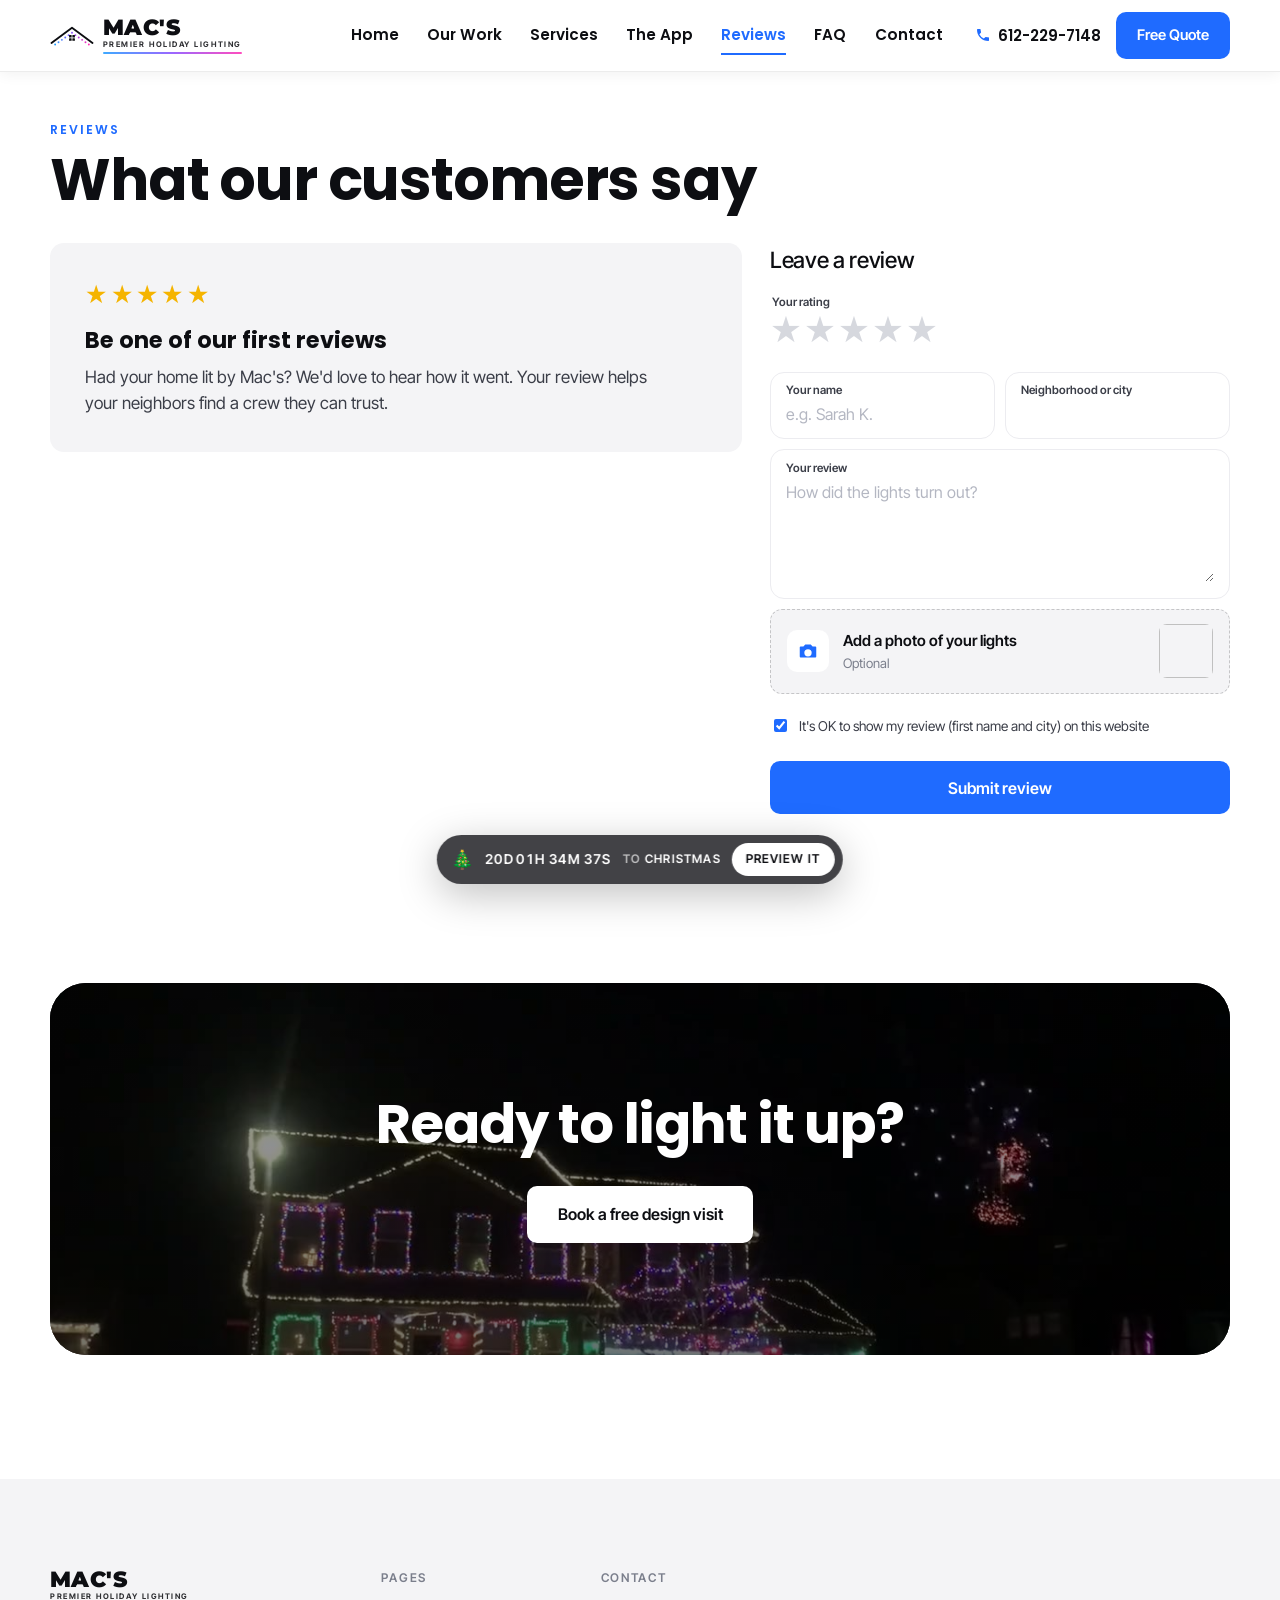
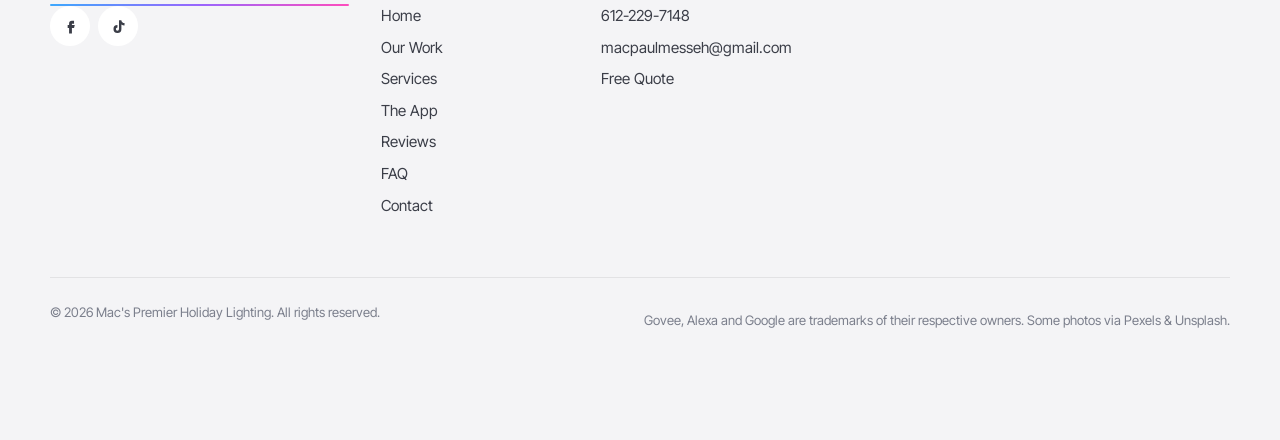
<file: reviews.html>
<!doctype html>
<html lang="en">
<head>
  <meta charset="utf-8">
  <meta name="viewport" content="width=device-width, initial-scale=1">
  <title>Reviews | Mac's Premier Holiday Lighting</title>
  <meta name="description" content="Read what customers say about Mac's Premier Holiday Lighting, or leave a review.">
  <meta name="theme-color" content="#05060a">
  <meta property="og:title" content="Mac's Premier Holiday Lighting">
  <meta property="og:description" content="Light up your home for every holiday, game day and everyday.">
  <meta property="og:image" content="assets/stock/victorian-color-lights.jpg">
  <link rel="icon" href="assets/favicon.svg" type="image/svg+xml">
  <link rel="preconnect" href="https://fonts.googleapis.com">
  <link rel="preconnect" href="https://fonts.gstatic.com" crossorigin>
  <link href="https://fonts.googleapis.com/css2?family=Inter+Tight:wght@300;400;500;600;700&family=Poppins:wght@600;700;800&family=Montserrat:wght@800;900&family=Mr+Dafoe&display=swap" rel="stylesheet">
  <link rel="stylesheet" href="styles.css">
</head>
<body class="subpage">

<!-- ================= Header ================= -->
<header class="hdr" id="top">
  <a href="index.html" class="brand" aria-label="Mac's Premier Holiday Lighting home">
    <svg class="brand-roof" viewBox="0 0 120 52" aria-hidden="true">
      <path d="M4 48 L60 6 L116 48" fill="none" stroke="#fff" stroke-width="5" stroke-linejoin="round" stroke-linecap="round"/>
      <g class="roof-dots"></g>
      <g fill="#fff"><rect x="52" y="26" width="7" height="7" rx="1"/><rect x="61" y="26" width="7" height="7" rx="1"/><rect x="52" y="35" width="7" height="7" rx="1"/><rect x="61" y="35" width="7" height="7" rx="1"/></g>
    </svg>
    <span class="brand-text"><span class="brand-name">MAC'S</span><span class="brand-tag">Premier Holiday Lighting</span></span>
  </a>
  <nav class="hdr-nav" aria-label="Main">
    <a href="index.html">Home</a>
    <a href="work.html">Our Work</a>
    <a href="services.html">Services</a>
    <a href="app.html">The App</a>
    <a href="reviews.html" aria-current="page">Reviews</a>
    <a href="faq.html">FAQ</a>
    <a href="contact.html">Contact</a>
  </nav>
  <div class="hdr-actions">
    <a class="hdr-phone" href="tel:+16122297148"><svg viewBox="0 0 24 24" aria-hidden="true"><path d="M6.6 10.8a15.1 15.1 0 0 0 6.6 6.6l2.2-2.2a1 1 0 0 1 1-.25 11.4 11.4 0 0 0 3.6.57 1 1 0 0 1 1 1V20a1 1 0 0 1-1 1A17 17 0 0 1 3 4a1 1 0 0 1 1-1h3.5a1 1 0 0 1 1 1c0 1.25.2 2.45.57 3.57a1 1 0 0 1-.25 1z"/></svg>612-229-7148</a>
    <a class="icon-btn" href="sms:+16122297148?&amp;body=Hi%20Mac%27s!%20I%27d%20like%20a%20free%20lighting%20quote." aria-label="Text us">
      <svg viewBox="0 0 24 24" aria-hidden="true"><path d="M4 4h16a2 2 0 0 1 2 2v10a2 2 0 0 1-2 2H8l-4 4V6a2 2 0 0 1 2-2z"/></svg>
    </a>
    <a class="icon-btn" href="tel:+16122297148" aria-label="Call 612-229-7148">
      <svg viewBox="0 0 24 24" aria-hidden="true"><path d="M6.6 10.8a15.1 15.1 0 0 0 6.6 6.6l2.2-2.2a1 1 0 0 1 1-.25 11.4 11.4 0 0 0 3.6.57 1 1 0 0 1 1 1V20a1 1 0 0 1-1 1A17 17 0 0 1 3 4a1 1 0 0 1 1-1h3.5a1 1 0 0 1 1 1c0 1.25.2 2.45.57 3.57a1 1 0 0 1-.25 1z"/></svg>
    </a>
    <a class="pill-btn" href="contact.html">Free Quote</a>
    <button class="burger" aria-label="Open menu" aria-expanded="false" aria-controls="menu"><span></span><span></span></button>
  </div>
</header>

<nav class="menu" id="menu" aria-label="Main" hidden>
  <div class="menu-list">
    <a href="index.html">Home</a>
    <a href="work.html">Our Work</a>
    <a href="services.html">Services</a>
    <a href="app.html">The App</a>
    <a href="reviews.html" aria-current="page">Reviews</a>
    <a href="faq.html">FAQ</a>
    <a href="contact.html">Contact</a>
  </div>
  <div class="menu-foot">
    <a href="tel:+16122297148" class="menu-phone">Call 612-229-7148</a>
    <a href="contact.html" class="pill-btn btn-primary big menu-cta">Get a Free Quote</a>
  </div>
</nav>

<main>


<!-- ================= Reviews: real customer reviews + leave a review ================= -->
<section class="section" id="reviews">
  <div class="wrap">
    <p class="eyebrow accent">Reviews</p>
    <div class="row-head reveal">
      <h2>What our customers say</h2>
    </div>
    <div class="rv-layout">
      <div class="rv-list" id="review-list">
        <div class="rv-empty" id="review-empty">
          <div class="stars" aria-hidden="true">&#9733;&#9733;&#9733;&#9733;&#9733;</div>
          <p class="rv-empty-h">Be one of our first reviews</p>
          <p>Had your home lit by Mac's? We'd love to hear how it went. Your review helps your neighbors find a crew they can trust.</p>
        </div>
      </div>

      <form class="qform rv-form" id="review-form" novalidate>
        <p class="qform-h">Leave a review</p>
        <fieldset class="rv-stars">
          <legend>Your rating</legend>
          <div class="rv-stars-row"><input type="radio" name="rating" id="rv-s5" value="5" required><label for="rv-s5" title="5 stars">&#9733;</label><input type="radio" name="rating" id="rv-s4" value="4"><label for="rv-s4" title="4 stars">&#9733;</label><input type="radio" name="rating" id="rv-s3" value="3"><label for="rv-s3" title="3 stars">&#9733;</label><input type="radio" name="rating" id="rv-s2" value="2"><label for="rv-s2" title="2 stars">&#9733;</label><input type="radio" name="rating" id="rv-s1" value="1"><label for="rv-s1" title="1 star">&#9733;</label></div>
        </fieldset>
        <div class="row">
          <label class="fld"><span>Your name</span><input name="name" type="text" autocomplete="name" placeholder="e.g. Sarah K." required></label>
          <label class="fld"><span>Neighborhood or city</span><input name="place" type="text" autocomplete="address-level2"></label>
        </div>
        <label class="fld"><span>Your review</span><textarea name="review" rows="4" placeholder="How did the lights turn out?" required></textarea></label>
        <label class="file-fld">
          <input name="attachment" type="file" accept="image/*" id="rv-photo">
          <span class="file-icon" aria-hidden="true"><svg viewBox="0 0 24 24"><path d="M4 7h3l2-2h6l2 2h3a1 1 0 0 1 1 1v10a1 1 0 0 1-1 1H4a1 1 0 0 1-1-1V8a1 1 0 0 1 1-1zm8 3a4 4 0 1 0 0 8 4 4 0 0 0 0-8z"/></svg></span>
          <span class="file-text"><b id="rv-photo-name">Add a photo of your lights</b><small id="rv-photo-hint">Optional</small></span>
          <img class="file-thumb" id="rv-photo-thumb" alt="" hidden>
        </label>
        <input type="text" name="website" tabindex="-1" autocomplete="off" aria-hidden="true" style="position:absolute;left:-9999px;width:1px;height:1px;opacity:0">
        <label class="rv-ok"><input type="checkbox" name="ok_to_publish" value="Yes" checked> It's OK to show my review (first name and city) on this website</label>
        <button type="submit" class="pill-btn grad-btn block">Submit review</button>
        <p class="form-note" id="review-note" role="status"></p>
      </form>
    </div>
  </div>
</section>

<!-- ================= Final CTA ================= -->
<section class="section tight">
  <div class="wrap">
    <div class="final-cta reveal">
      <video class="cta-video" data-src="assets/video/house-fireworks.mp4" poster="assets/video/house-fireworks.jpg" muted loop playsinline preload="none" aria-hidden="true"></video>
      <h2>Ready to light it up?</h2>
      <a href="contact.html" class="pill-btn white">Book a free design visit</a>
    </div>
  </div>
</section>

</main>

<!-- ================= Footer ================= -->
<footer class="ftr">
  <div class="wrap ftr-grid">
    <div class="ftr-brand">
      <span class="brand-text"><span class="brand-name">MAC'S</span><span class="brand-tag">Premier Holiday Lighting</span></span>
      <div class="socials">
        <!-- TODO: replace with real profile URLs -->
        <a href="https://www.facebook.com/" aria-label="Facebook" target="_blank" rel="noopener"><svg viewBox="0 0 24 24"><path d="M14 8h3V4h-3a4 4 0 0 0-4 4v2H8v4h2v8h4v-8h3l1-4h-4V8z"/></svg></a>
        <a href="https://www.tiktok.com/@goveeglow" aria-label="TikTok" target="_blank" rel="noopener"><svg viewBox="0 0 24 24"><path d="M16 3c.4 2.4 1.9 4 4.5 4.2v3.4a8 8 0 0 1-4.4-1.4v6.3A5.6 5.6 0 1 1 10.5 10v3.5a2.2 2.2 0 1 0 2.2 2.2V3z"/></svg></a>
      </div>
    </div>
    <div><p class="ftr-h">Pages</p><a href="index.html">Home</a><a href="work.html">Our Work</a><a href="services.html">Services</a><a href="app.html">The App</a><a href="reviews.html">Reviews</a><a href="faq.html">FAQ</a><a href="contact.html">Contact</a></div>
    <div><p class="ftr-h">Contact</p><a href="tel:+16122297148">612-229-7148</a><a href="mailto:macpaulmesseh@gmail.com?subject=Free%20lighting%20quote&amp;body=Hi%20Mac%27s%2C%0A%0AI%27d%20like%20a%20free%20quote%20for%20my%20home.%0A%0AName%3A%0AAddress%2FCity%3A%0APhone%3A%0A">macpaulmesseh@gmail.com</a><a href="contact.html">Free Quote</a></div>
  </div>
  <div class="wrap ftr-bottom">
    <span>© <span id="year"></span> Mac's Premier Holiday Lighting. All rights reserved.</span>
    <span class="muted">Govee, Alexa and Google are trademarks of their respective owners. Some photos via Pexels &amp; Unsplash.</span>
  </div>
</footer>

<!-- Service popup -->
<dialog class="modal" id="modal" aria-labelledby="modal-title">
  <button class="modal-x" type="button" aria-label="Close">&times;</button>
  <div class="modal-media" id="modal-media"></div>
  <div class="modal-body">
    <h3 id="modal-title"></h3>
    <p id="modal-text"></p>
    <div class="modal-actions">
      <a href="contact.html" class="pill-btn grad-btn" id="modal-quote">Get a quote</a>
      <a href="tel:+16122297148" class="pill-btn">Call</a>
      <a href="sms:+16122297148?&amp;body=Hi%20Mac%27s!%20I%27d%20like%20a%20free%20lighting%20quote." class="pill-btn">Text</a>
    </div>
  </div>
</dialog>

<!-- Floating holiday countdown -->
<a class="countdown" href="app.html#designer" id="countdown">
  <span class="cd-emoji" id="cd-emoji">🎃</span>
  <span class="cd-time" id="cd-time">--</span>
  <span class="cd-until">to <b id="cd-name">Halloween</b></span>
  <span class="cd-cta">Preview it</span>
</a>

<script src="main.js"></script>
</body>
</html>
</file>
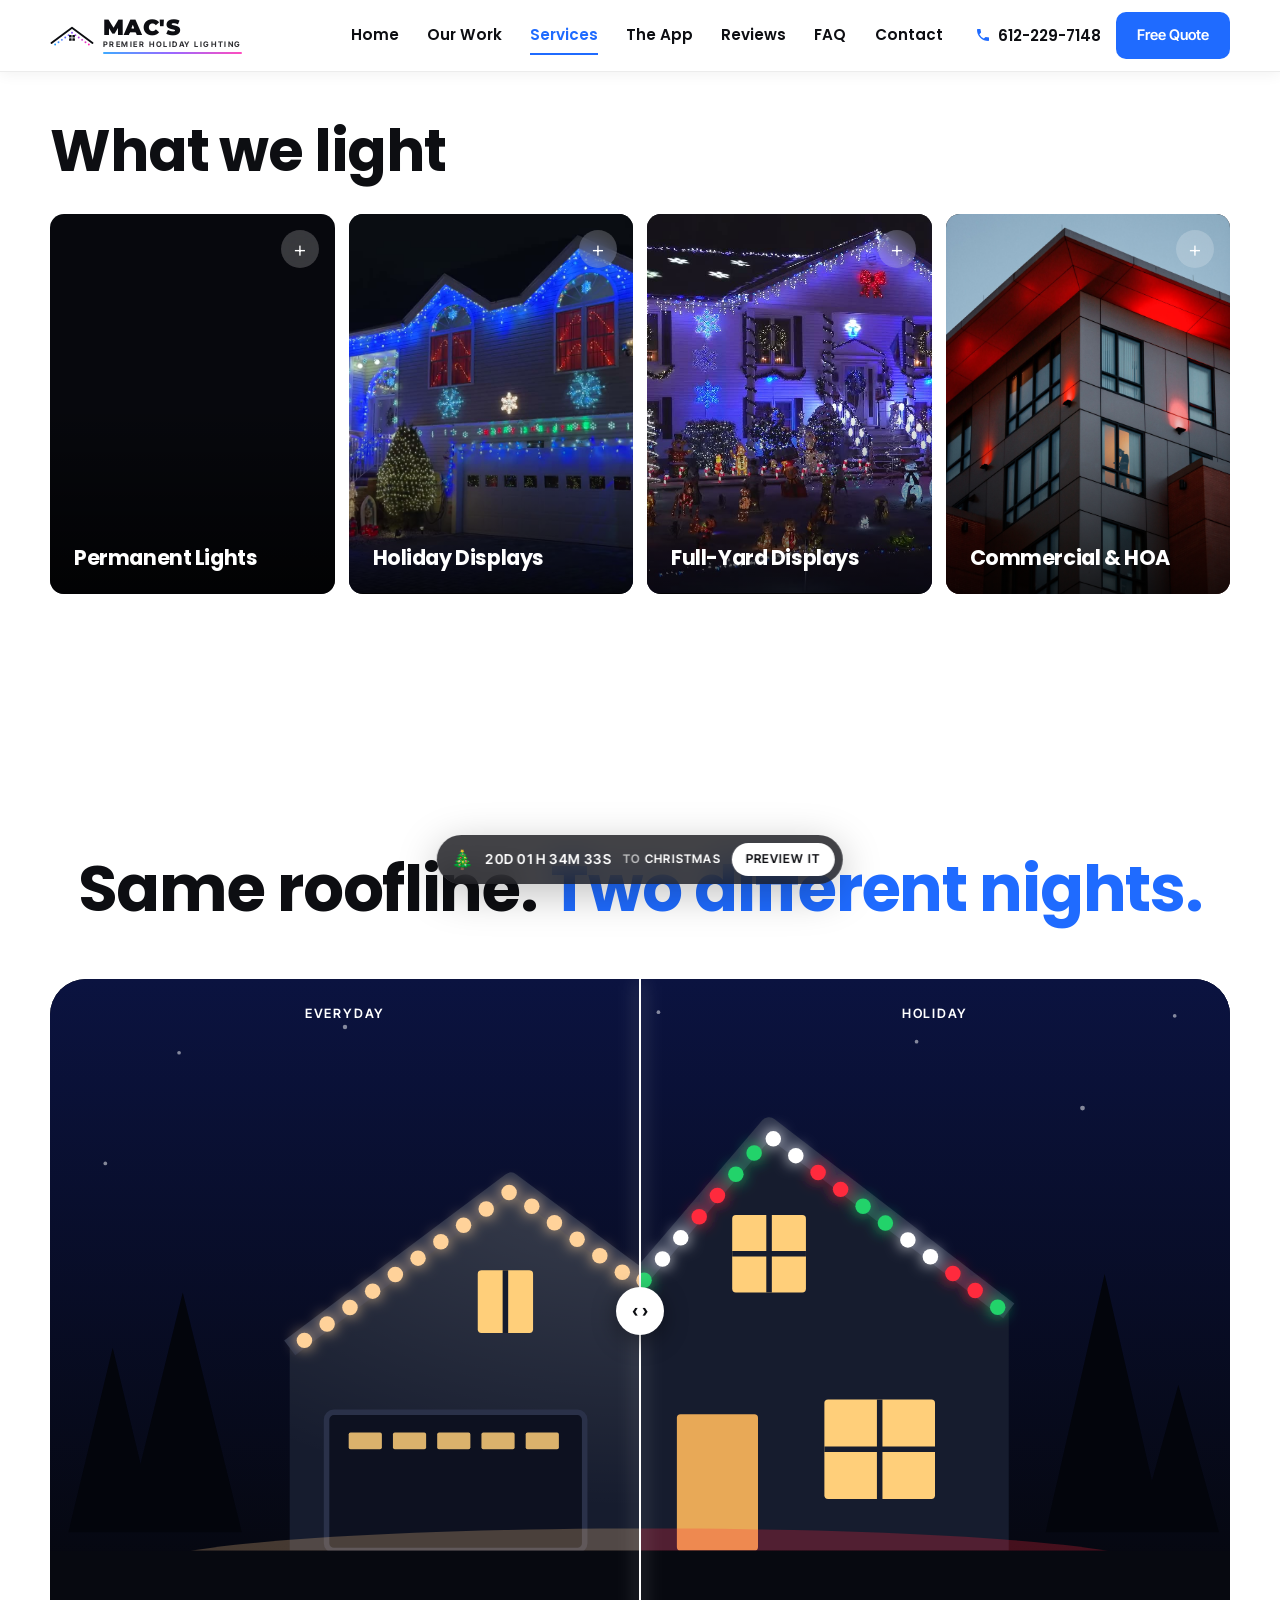
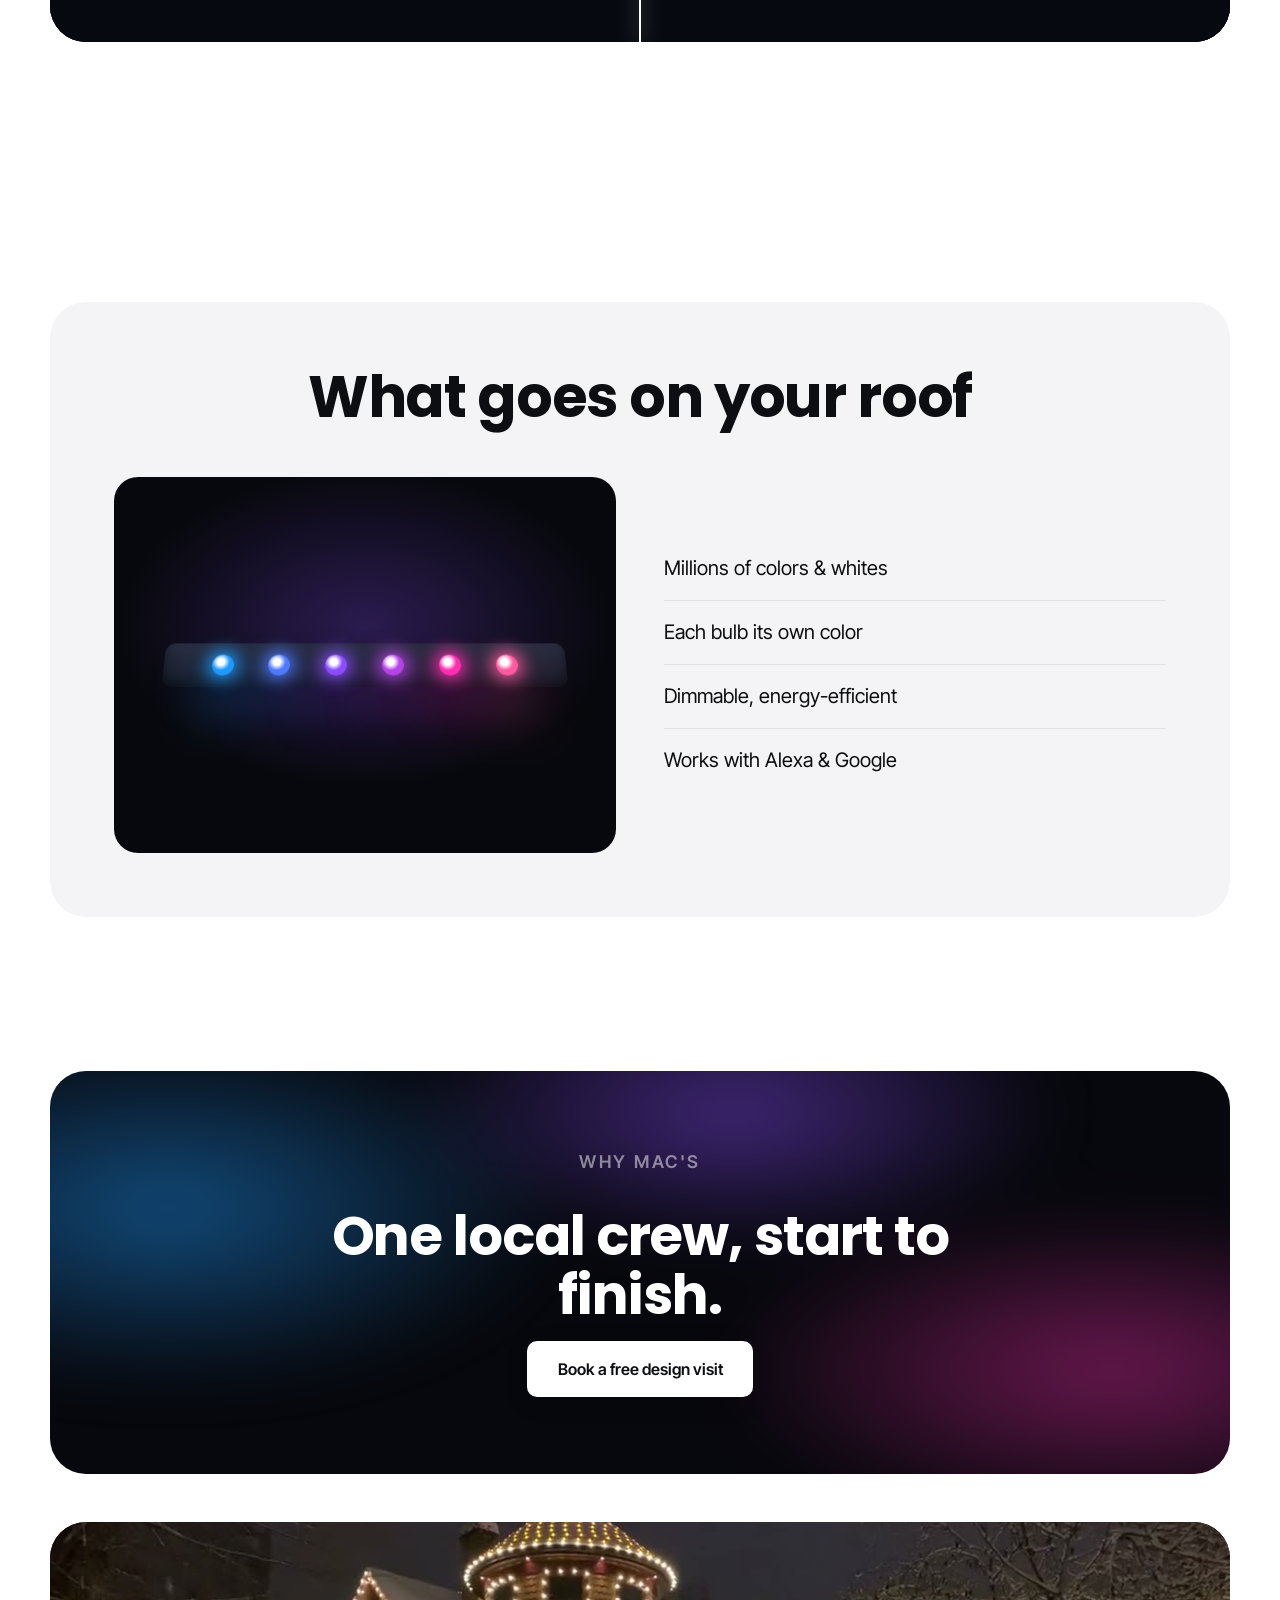
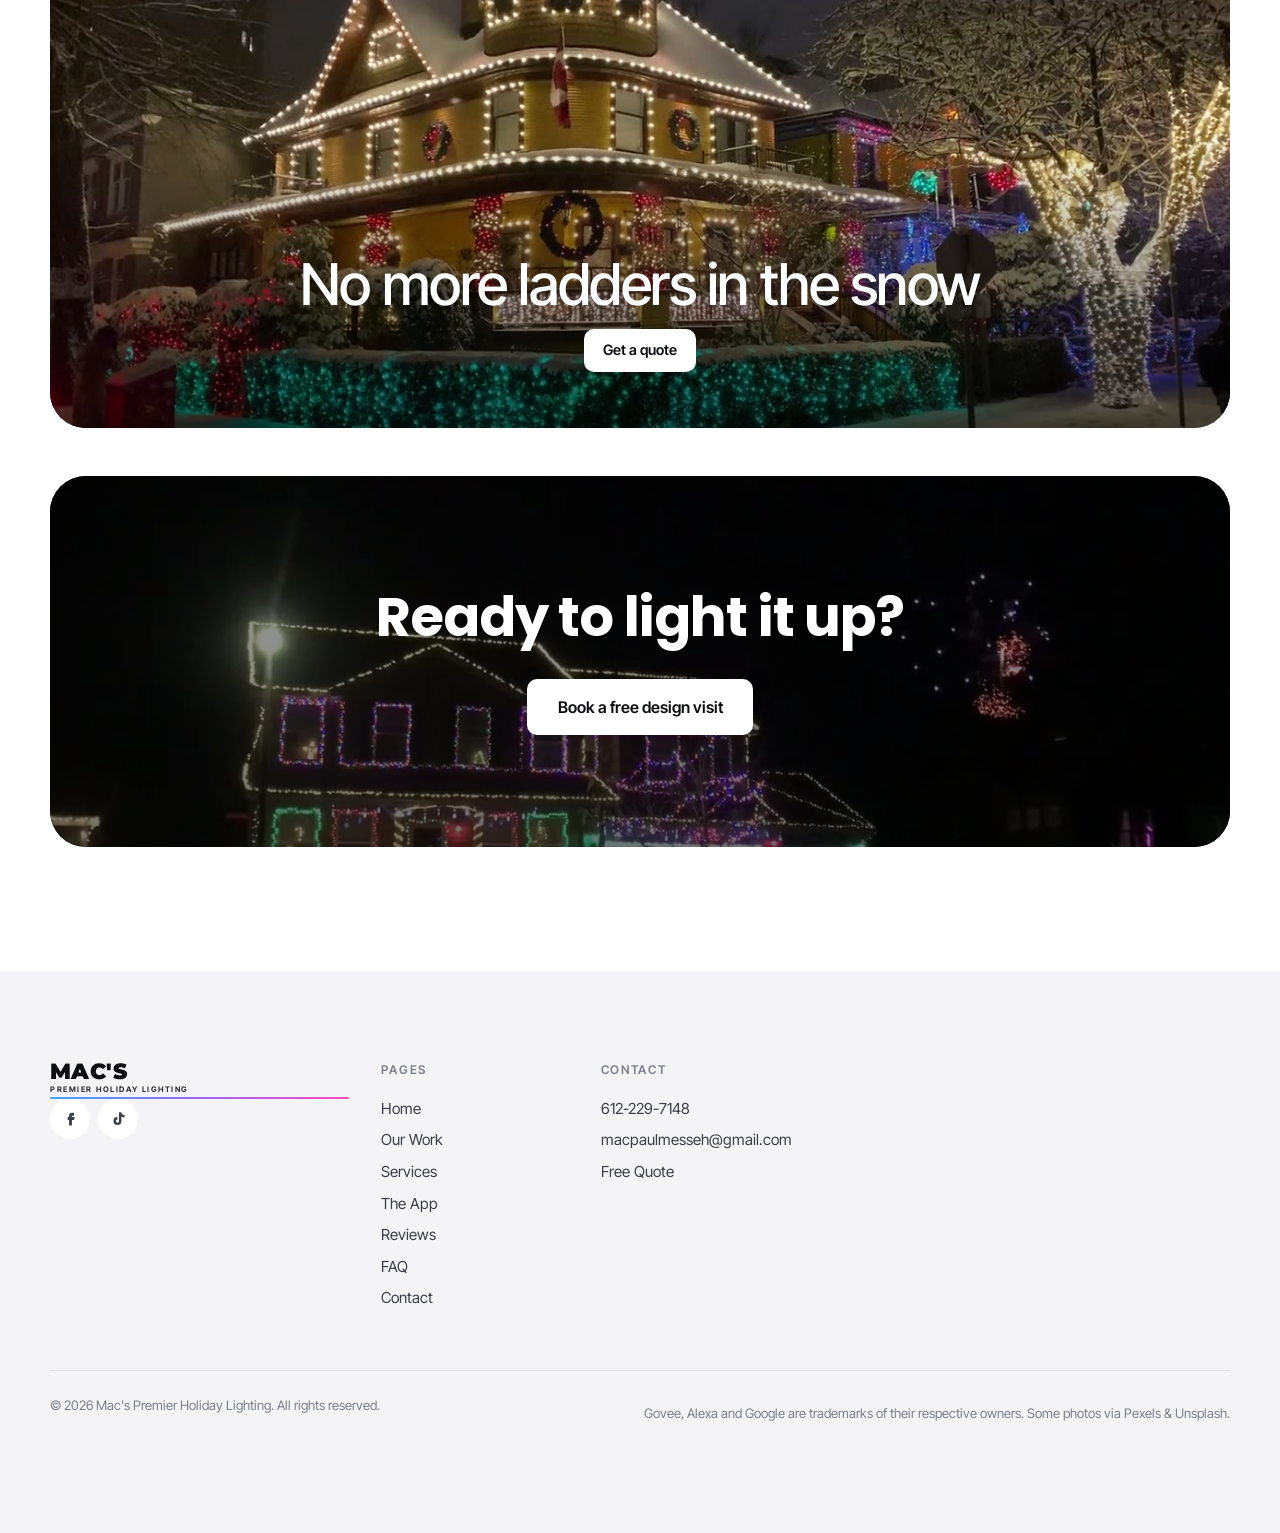
<file: services.html>
<!doctype html>
<html lang="en">
<head>
  <meta charset="utf-8">
  <meta name="viewport" content="width=device-width, initial-scale=1">
  <title>Services | Mac's Premier Holiday Lighting</title>
  <meta name="description" content="Permanent roofline lighting, holiday displays, full-yard and commercial lighting.">
  <meta name="theme-color" content="#05060a">
  <meta property="og:title" content="Mac's Premier Holiday Lighting">
  <meta property="og:description" content="Light up your home for every holiday, game day and everyday.">
  <meta property="og:image" content="assets/stock/victorian-color-lights.jpg">
  <link rel="icon" href="assets/favicon.svg" type="image/svg+xml">
  <link rel="preconnect" href="https://fonts.googleapis.com">
  <link rel="preconnect" href="https://fonts.gstatic.com" crossorigin>
  <link href="https://fonts.googleapis.com/css2?family=Inter+Tight:wght@300;400;500;600;700&family=Poppins:wght@600;700;800&family=Montserrat:wght@800;900&family=Mr+Dafoe&display=swap" rel="stylesheet">
  <link rel="stylesheet" href="styles.css">
</head>
<body class="subpage">

<!-- ================= Header ================= -->
<header class="hdr" id="top">
  <a href="index.html" class="brand" aria-label="Mac's Premier Holiday Lighting home">
    <svg class="brand-roof" viewBox="0 0 120 52" aria-hidden="true">
      <path d="M4 48 L60 6 L116 48" fill="none" stroke="#fff" stroke-width="5" stroke-linejoin="round" stroke-linecap="round"/>
      <g class="roof-dots"></g>
      <g fill="#fff"><rect x="52" y="26" width="7" height="7" rx="1"/><rect x="61" y="26" width="7" height="7" rx="1"/><rect x="52" y="35" width="7" height="7" rx="1"/><rect x="61" y="35" width="7" height="7" rx="1"/></g>
    </svg>
    <span class="brand-text"><span class="brand-name">MAC'S</span><span class="brand-tag">Premier Holiday Lighting</span></span>
  </a>
  <nav class="hdr-nav" aria-label="Main">
    <a href="index.html">Home</a>
    <a href="work.html">Our Work</a>
    <a href="services.html" aria-current="page">Services</a>
    <a href="app.html">The App</a>
    <a href="reviews.html">Reviews</a>
    <a href="faq.html">FAQ</a>
    <a href="contact.html">Contact</a>
  </nav>
  <div class="hdr-actions">
    <a class="hdr-phone" href="tel:+16122297148"><svg viewBox="0 0 24 24" aria-hidden="true"><path d="M6.6 10.8a15.1 15.1 0 0 0 6.6 6.6l2.2-2.2a1 1 0 0 1 1-.25 11.4 11.4 0 0 0 3.6.57 1 1 0 0 1 1 1V20a1 1 0 0 1-1 1A17 17 0 0 1 3 4a1 1 0 0 1 1-1h3.5a1 1 0 0 1 1 1c0 1.25.2 2.45.57 3.57a1 1 0 0 1-.25 1z"/></svg>612-229-7148</a>
    <a class="icon-btn" href="sms:+16122297148?&amp;body=Hi%20Mac%27s!%20I%27d%20like%20a%20free%20lighting%20quote." aria-label="Text us">
      <svg viewBox="0 0 24 24" aria-hidden="true"><path d="M4 4h16a2 2 0 0 1 2 2v10a2 2 0 0 1-2 2H8l-4 4V6a2 2 0 0 1 2-2z"/></svg>
    </a>
    <a class="icon-btn" href="tel:+16122297148" aria-label="Call 612-229-7148">
      <svg viewBox="0 0 24 24" aria-hidden="true"><path d="M6.6 10.8a15.1 15.1 0 0 0 6.6 6.6l2.2-2.2a1 1 0 0 1 1-.25 11.4 11.4 0 0 0 3.6.57 1 1 0 0 1 1 1V20a1 1 0 0 1-1 1A17 17 0 0 1 3 4a1 1 0 0 1 1-1h3.5a1 1 0 0 1 1 1c0 1.25.2 2.45.57 3.57a1 1 0 0 1-.25 1z"/></svg>
    </a>
    <a class="pill-btn" href="contact.html">Free Quote</a>
    <button class="burger" aria-label="Open menu" aria-expanded="false" aria-controls="menu"><span></span><span></span></button>
  </div>
</header>

<nav class="menu" id="menu" aria-label="Main" hidden>
  <div class="menu-list">
    <a href="index.html">Home</a>
    <a href="work.html">Our Work</a>
    <a href="services.html" aria-current="page">Services</a>
    <a href="app.html">The App</a>
    <a href="reviews.html">Reviews</a>
    <a href="faq.html">FAQ</a>
    <a href="contact.html">Contact</a>
  </div>
  <div class="menu-foot">
    <a href="tel:+16122297148" class="menu-phone">Call 612-229-7148</a>
    <a href="contact.html" class="pill-btn btn-primary big menu-cta">Get a Free Quote</a>
  </div>
</nav>

<main>


<!-- ================= Services carousel ================= -->
<section class="section" id="services">
  <div class="wrap">
    <div class="row-head reveal">
      <h2>What we light</h2>
    </div>
  </div>
  <div class="work-grid svc-grid" id="svc">
    <a class="tile" href="contact.html" data-modal data-title="Permanent Lights" data-text="Color-changing lights that stay up all year and run from your phone." data-pick="Permanent roofline lighting">
      <video class="tile-video" data-src="https://videos.pexels.com/video-files/39024336/16605545_1280_720_30fps.mp4" poster="https://images.pexels.com/videos/39024336/cinematic-contemporary-architecture-driveway-exterior-39024336.jpeg?auto=compress&cs=tinysrgb&h=900&fit=crop&w=700" muted loop playsinline preload="none" aria-hidden="true"></video>
      <span class="tile-h">Permanent Lights</span>
      <span class="tile-more" aria-hidden="true">+</span>
    </a>
    <a class="tile" href="contact.html" data-modal data-title="Holiday Displays" data-text="We design, hang, maintain, take down and store it for you." data-pick="Holiday display (seasonal)">
      <video class="tile-video" data-src="assets/video/xmas-blue-roofline.mp4" poster="assets/video/xmas-blue-roofline.jpg" muted loop playsinline preload="none" aria-hidden="true"></video>
      <span class="tile-h">Holiday Displays</span>
      <span class="tile-more" aria-hidden="true">+</span>
    </a>
    <a class="tile" href="contact.html" data-modal data-title="Full-Yard Displays" data-text="Trees, bushes, walkways and windows, lit end to end." data-pick="Holiday display (seasonal)">
      <video class="tile-video" data-src="assets/video/xmas-vibrant-house.mp4" poster="assets/video/xmas-vibrant-house.jpg" muted loop playsinline preload="none" aria-hidden="true"></video>
      <span class="tile-h">Full-Yard Displays</span>
      <span class="tile-more" aria-hidden="true">+</span>
    </a>
    <a class="tile" href="contact.html" data-modal data-title="Commercial &amp; HOA" data-text="Storefronts, offices and community spaces in your colors." data-pick="Commercial / HOA">
      <img src="assets/stock/commercial-red-accent.jpg" alt="Commercial building with red accent lighting" loading="lazy">
      <span class="tile-h">Commercial &amp; HOA</span>
      <span class="tile-more" aria-hidden="true">+</span>
    </a>
  </div>
</section>

<!-- ================= Everyday vs Holiday ================= -->
<section class="section" id="compare">
  <div class="wrap">
    <h2 class="h-center reveal">Same roofline. <span class="grad">Two different nights.</span></h2>
    <div class="compare reveal" style="--pos:50%">
      <div class="compare-layer" data-house="everyday" aria-hidden="true"></div>
      <div class="compare-layer top" data-house="holiday" aria-hidden="true"></div>
      <div class="compare-label left">
        <strong>Everyday</strong>
      </div>
      <div class="compare-label right">
        <strong>Holiday</strong>
      </div>
      <div class="compare-handle" aria-hidden="true"><span>‹ ›</span></div>
      <input type="range" min="0" max="100" value="50" class="compare-range" aria-label="Drag to compare everyday and holiday lighting">
    </div>
  </div>
</section>

<!-- ================= The light ================= -->
<section class="section" id="light">
  <div class="wrap">
    <div class="spec reveal">
      <h2 class="h-center">What goes on your roof</h2>
      <div class="spec-grid">
        <div class="spec-visual" aria-hidden="true">
          <div class="track">
            <i style="--c:#1e9bff"></i><i style="--c:#4f7bff"></i><i style="--c:#8a4dff"></i><i style="--c:#b544e6"></i><i style="--c:#ff2fb3"></i><i style="--c:#ff5aa0"></i>
          </div>
        </div>
        <ul class="spec-list">
          <li>Millions of colors &amp; whites</li>
          <li>Each bulb its own color</li>
          <li>Dimmable, energy-efficient</li>
          <li>Works with Alexa &amp; Google</li>
        </ul>
      </div>
    </div>
  </div>
</section>

<!-- ================= Trust card ================= -->
<section class="section tight">
  <div class="wrap">
    <div class="trust-card reveal">
      <div class="trust-glow" aria-hidden="true"></div>
      <div class="trust-copy">
        <p class="eyebrow">Why Mac's</p>
        <h2>One local crew, start to finish.</h2>
        <a href="contact.html" class="pill-btn white">Book a free design visit</a>
      </div>
    </div>
  </div>
</section>

<!-- ================= Big feature banner ================= -->
<section class="section tight">
  <div class="wrap">
    <a class="banner reveal" href="contact.html">
      <video class="banner-video" data-src="assets/video/winter-street-house.mp4" poster="assets/video/winter-street-house.jpg" muted loop playsinline preload="none" aria-hidden="true"></video>
      <span class="banner-copy">
        <span class="banner-h">No more ladders in the snow</span>
        <span class="pill-btn white sm">Get a quote</span>
      </span>
    </a>
  </div>
</section>

<!-- ================= Final CTA ================= -->
<section class="section tight">
  <div class="wrap">
    <div class="final-cta reveal">
      <video class="cta-video" data-src="assets/video/house-fireworks.mp4" poster="assets/video/house-fireworks.jpg" muted loop playsinline preload="none" aria-hidden="true"></video>
      <h2>Ready to light it up?</h2>
      <a href="contact.html" class="pill-btn white">Book a free design visit</a>
    </div>
  </div>
</section>

</main>

<!-- ================= Footer ================= -->
<footer class="ftr">
  <div class="wrap ftr-grid">
    <div class="ftr-brand">
      <span class="brand-text"><span class="brand-name">MAC'S</span><span class="brand-tag">Premier Holiday Lighting</span></span>
      <div class="socials">
        <!-- TODO: replace with real profile URLs -->
        <a href="https://www.facebook.com/" aria-label="Facebook" target="_blank" rel="noopener"><svg viewBox="0 0 24 24"><path d="M14 8h3V4h-3a4 4 0 0 0-4 4v2H8v4h2v8h4v-8h3l1-4h-4V8z"/></svg></a>
        <a href="https://www.tiktok.com/@goveeglow" aria-label="TikTok" target="_blank" rel="noopener"><svg viewBox="0 0 24 24"><path d="M16 3c.4 2.4 1.9 4 4.5 4.2v3.4a8 8 0 0 1-4.4-1.4v6.3A5.6 5.6 0 1 1 10.5 10v3.5a2.2 2.2 0 1 0 2.2 2.2V3z"/></svg></a>
      </div>
    </div>
    <div><p class="ftr-h">Pages</p><a href="index.html">Home</a><a href="work.html">Our Work</a><a href="services.html">Services</a><a href="app.html">The App</a><a href="reviews.html">Reviews</a><a href="faq.html">FAQ</a><a href="contact.html">Contact</a></div>
    <div><p class="ftr-h">Contact</p><a href="tel:+16122297148">612-229-7148</a><a href="mailto:macpaulmesseh@gmail.com?subject=Free%20lighting%20quote&amp;body=Hi%20Mac%27s%2C%0A%0AI%27d%20like%20a%20free%20quote%20for%20my%20home.%0A%0AName%3A%0AAddress%2FCity%3A%0APhone%3A%0A">macpaulmesseh@gmail.com</a><a href="contact.html">Free Quote</a></div>
  </div>
  <div class="wrap ftr-bottom">
    <span>© <span id="year"></span> Mac's Premier Holiday Lighting. All rights reserved.</span>
    <span class="muted">Govee, Alexa and Google are trademarks of their respective owners. Some photos via Pexels &amp; Unsplash.</span>
  </div>
</footer>

<!-- Service popup -->
<dialog class="modal" id="modal" aria-labelledby="modal-title">
  <button class="modal-x" type="button" aria-label="Close">&times;</button>
  <div class="modal-media" id="modal-media"></div>
  <div class="modal-body">
    <h3 id="modal-title"></h3>
    <p id="modal-text"></p>
    <div class="modal-actions">
      <a href="contact.html" class="pill-btn grad-btn" id="modal-quote">Get a quote</a>
      <a href="tel:+16122297148" class="pill-btn">Call</a>
      <a href="sms:+16122297148?&amp;body=Hi%20Mac%27s!%20I%27d%20like%20a%20free%20lighting%20quote." class="pill-btn">Text</a>
    </div>
  </div>
</dialog>

<!-- Floating holiday countdown -->
<a class="countdown" href="app.html#designer" id="countdown">
  <span class="cd-emoji" id="cd-emoji">🎃</span>
  <span class="cd-time" id="cd-time">--</span>
  <span class="cd-until">to <b id="cd-name">Halloween</b></span>
  <span class="cd-cta">Preview it</span>
</a>

<script src="main.js"></script>
</body>
</html>
</file>
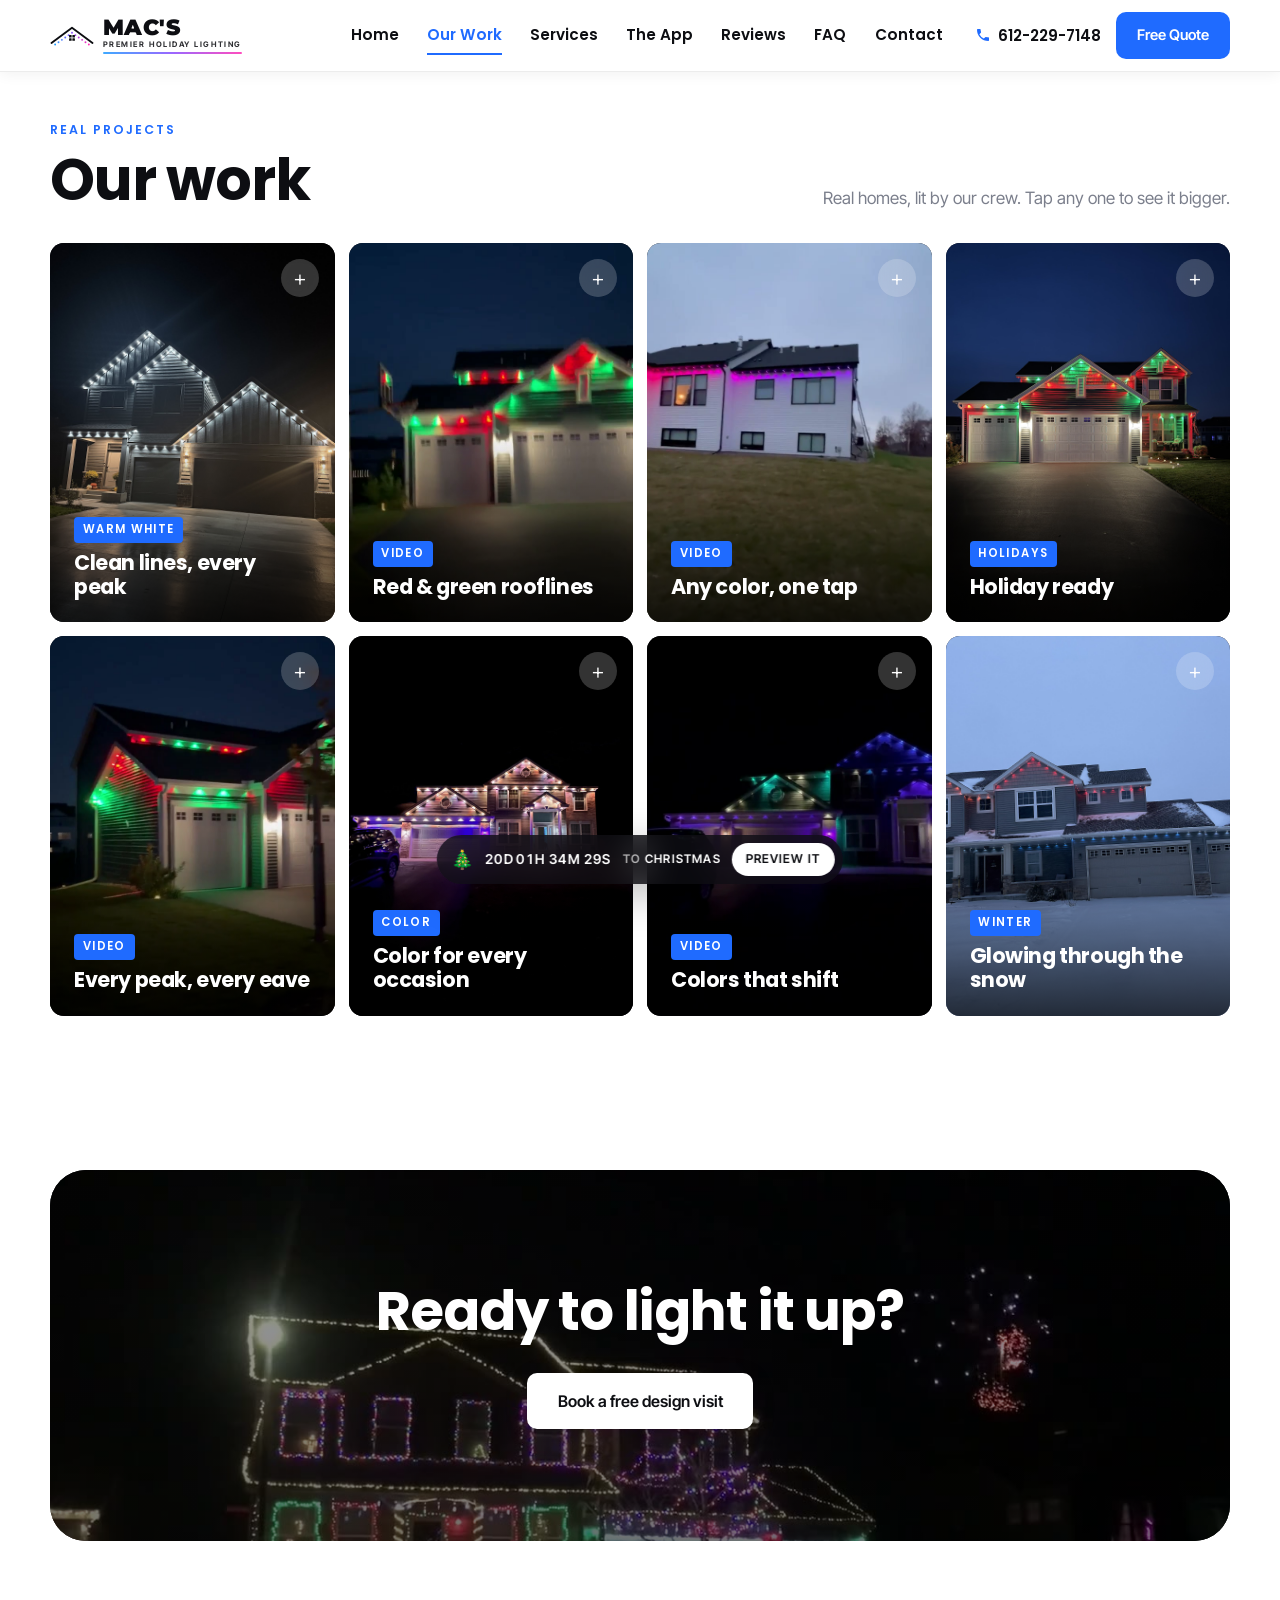
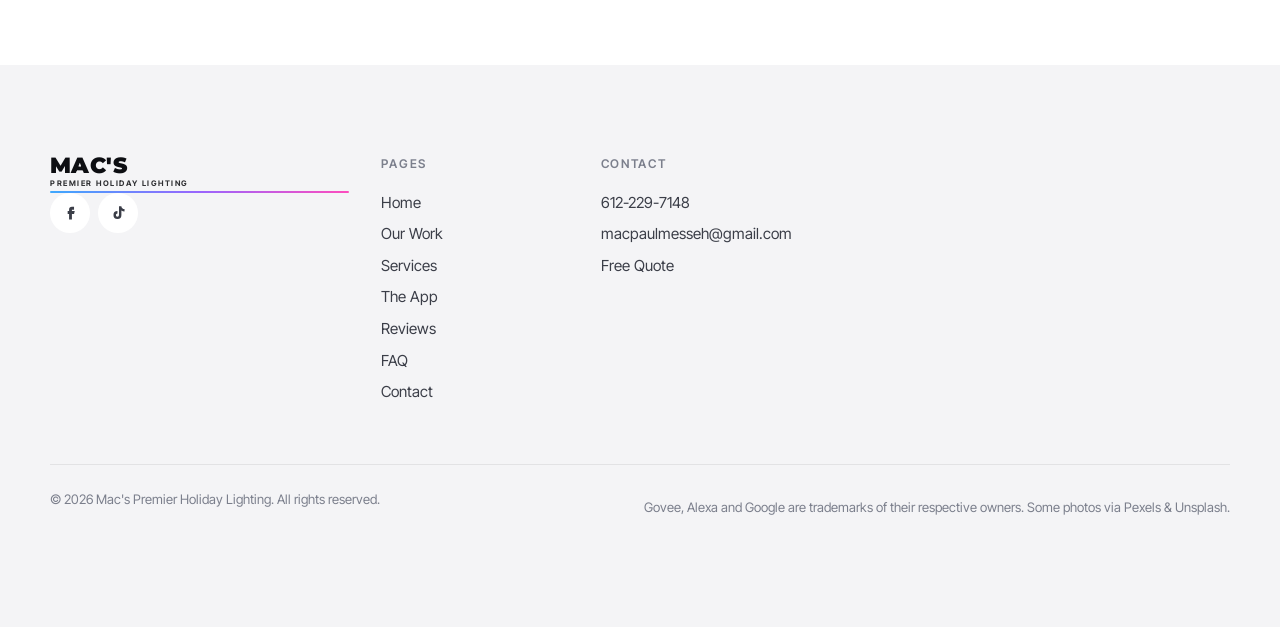
<file: work.html>
<!doctype html>
<html lang="en">
<head>
  <meta charset="utf-8">
  <meta name="viewport" content="width=device-width, initial-scale=1">
  <title>Our Work | Mac's Premier Holiday Lighting</title>
  <meta name="description" content="Real homes lit by Mac's crew: permanent color-changing rooflines and holiday displays.">
  <meta name="theme-color" content="#05060a">
  <meta property="og:title" content="Mac's Premier Holiday Lighting">
  <meta property="og:description" content="Light up your home for every holiday, game day and everyday.">
  <meta property="og:image" content="assets/stock/victorian-color-lights.jpg">
  <link rel="icon" href="assets/favicon.svg" type="image/svg+xml">
  <link rel="preconnect" href="https://fonts.googleapis.com">
  <link rel="preconnect" href="https://fonts.gstatic.com" crossorigin>
  <link href="https://fonts.googleapis.com/css2?family=Inter+Tight:wght@300;400;500;600;700&family=Poppins:wght@600;700;800&family=Montserrat:wght@800;900&family=Mr+Dafoe&display=swap" rel="stylesheet">
  <link rel="stylesheet" href="styles.css">
</head>
<body class="subpage">

<!-- ================= Header ================= -->
<header class="hdr" id="top">
  <a href="index.html" class="brand" aria-label="Mac's Premier Holiday Lighting home">
    <svg class="brand-roof" viewBox="0 0 120 52" aria-hidden="true">
      <path d="M4 48 L60 6 L116 48" fill="none" stroke="#fff" stroke-width="5" stroke-linejoin="round" stroke-linecap="round"/>
      <g class="roof-dots"></g>
      <g fill="#fff"><rect x="52" y="26" width="7" height="7" rx="1"/><rect x="61" y="26" width="7" height="7" rx="1"/><rect x="52" y="35" width="7" height="7" rx="1"/><rect x="61" y="35" width="7" height="7" rx="1"/></g>
    </svg>
    <span class="brand-text"><span class="brand-name">MAC'S</span><span class="brand-tag">Premier Holiday Lighting</span></span>
  </a>
  <nav class="hdr-nav" aria-label="Main">
    <a href="index.html">Home</a>
    <a href="work.html" aria-current="page">Our Work</a>
    <a href="services.html">Services</a>
    <a href="app.html">The App</a>
    <a href="reviews.html">Reviews</a>
    <a href="faq.html">FAQ</a>
    <a href="contact.html">Contact</a>
  </nav>
  <div class="hdr-actions">
    <a class="hdr-phone" href="tel:+16122297148"><svg viewBox="0 0 24 24" aria-hidden="true"><path d="M6.6 10.8a15.1 15.1 0 0 0 6.6 6.6l2.2-2.2a1 1 0 0 1 1-.25 11.4 11.4 0 0 0 3.6.57 1 1 0 0 1 1 1V20a1 1 0 0 1-1 1A17 17 0 0 1 3 4a1 1 0 0 1 1-1h3.5a1 1 0 0 1 1 1c0 1.25.2 2.45.57 3.57a1 1 0 0 1-.25 1z"/></svg>612-229-7148</a>
    <a class="icon-btn" href="sms:+16122297148?&amp;body=Hi%20Mac%27s!%20I%27d%20like%20a%20free%20lighting%20quote." aria-label="Text us">
      <svg viewBox="0 0 24 24" aria-hidden="true"><path d="M4 4h16a2 2 0 0 1 2 2v10a2 2 0 0 1-2 2H8l-4 4V6a2 2 0 0 1 2-2z"/></svg>
    </a>
    <a class="icon-btn" href="tel:+16122297148" aria-label="Call 612-229-7148">
      <svg viewBox="0 0 24 24" aria-hidden="true"><path d="M6.6 10.8a15.1 15.1 0 0 0 6.6 6.6l2.2-2.2a1 1 0 0 1 1-.25 11.4 11.4 0 0 0 3.6.57 1 1 0 0 1 1 1V20a1 1 0 0 1-1 1A17 17 0 0 1 3 4a1 1 0 0 1 1-1h3.5a1 1 0 0 1 1 1c0 1.25.2 2.45.57 3.57a1 1 0 0 1-.25 1z"/></svg>
    </a>
    <a class="pill-btn" href="contact.html">Free Quote</a>
    <button class="burger" aria-label="Open menu" aria-expanded="false" aria-controls="menu"><span></span><span></span></button>
  </div>
</header>

<nav class="menu" id="menu" aria-label="Main" hidden>
  <div class="menu-list">
    <a href="index.html">Home</a>
    <a href="work.html" aria-current="page">Our Work</a>
    <a href="services.html">Services</a>
    <a href="app.html">The App</a>
    <a href="reviews.html">Reviews</a>
    <a href="faq.html">FAQ</a>
    <a href="contact.html">Contact</a>
  </div>
  <div class="menu-foot">
    <a href="tel:+16122297148" class="menu-phone">Call 612-229-7148</a>
    <a href="contact.html" class="pill-btn btn-primary big menu-cta">Get a Free Quote</a>
  </div>
</nav>

<main>


<!-- ================= Our work (real Mac's installs) ================= -->
<section class="section" id="work">
  <div class="wrap">
    <p class="eyebrow accent">Real projects</p>
    <div class="row-head reveal">
      <h2>Our work</h2>
      <p class="work-note">Real homes, lit by our crew. Tap any one to see it bigger.</p>
    </div>
  </div>
  <div class="work-grid">
    <a class="tile" href="contact.html" data-modal data-tall data-title="Clean lines, every peak" data-text="Bright, even white light on every peak and eave. Classy all year." data-pick="Permanent roofline lighting">
      <img src="assets/work/white-farmhouse.jpg" alt="Dark farmhouse outlined in warm white lights" loading="lazy">
      <span class="tile-k">Warm white</span>
      <span class="tile-h">Clean lines, every peak</span>
      <span class="tile-more" aria-hidden="true">+</span>
    </a>
    <a class="tile" href="contact.html" data-modal data-tall data-title="Red &amp; green rooflines" data-text="Permanent lights set to red and green. Same lights, any color, any night." data-pick="Permanent roofline lighting">
      <video class="tile-video" data-src="assets/work/install-3.mp4" poster="assets/work/install-3.jpg" muted loop playsinline preload="none" aria-hidden="true"></video>
      <span class="tile-k">Video</span>
      <span class="tile-h">Red &amp; green rooflines</span>
      <span class="tile-more" aria-hidden="true">+</span>
    </a>
    <a class="tile" href="contact.html" data-modal data-tall data-title="Any color, one tap" data-text="Change the whole roofline from your phone: rainbow, team colors or holidays." data-pick="Permanent roofline lighting">
      <video class="tile-video" data-src="assets/work/install-5.mp4" poster="assets/work/install-5.jpg" muted loop playsinline preload="none" aria-hidden="true"></video>
      <span class="tile-k">Video</span>
      <span class="tile-h">Any color, one tap</span>
      <span class="tile-more" aria-hidden="true">+</span>
    </a>
    <a class="tile" href="contact.html" data-modal data-tall data-title="Holiday ready" data-text="Red and green for December, back to warm white in January. No ladders." data-pick="Permanent roofline lighting">
      <img src="assets/work/red-green-house.jpg" alt="Two-story house in red and green lights at dusk" loading="lazy">
      <span class="tile-k">Holidays</span>
      <span class="tile-h">Holiday ready</span>
      <span class="tile-more" aria-hidden="true">+</span>
    </a>
    <a class="tile" href="contact.html" data-modal data-tall data-title="Every peak, every eave" data-text="Lights follow the whole roofline, gables and garage included." data-pick="Permanent roofline lighting">
      <video class="tile-video" data-src="assets/work/install-2.mp4" poster="assets/work/install-2.jpg" muted loop playsinline preload="none" aria-hidden="true"></video>
      <span class="tile-k">Video</span>
      <span class="tile-h">Every peak, every eave</span>
      <span class="tile-more" aria-hidden="true">+</span>
    </a>
    <a class="tile" href="contact.html" data-modal data-tall data-title="Color for every occasion" data-text="Purple, pink, white or any mix you like, right from your phone." data-pick="Permanent roofline lighting">
      <img src="assets/work/purple-two-story.jpg" alt="Two-story house lit in purple and white" loading="lazy">
      <span class="tile-k">Color</span>
      <span class="tile-h">Color for every occasion</span>
      <span class="tile-more" aria-hidden="true">+</span>
    </a>
    <a class="tile" href="contact.html" data-modal data-tall data-title="Colors that shift" data-text="Set the lights to slowly change colors through the evening." data-pick="Permanent roofline lighting">
      <video class="tile-video" data-src="assets/work/install-1.mp4" poster="assets/work/install-1.jpg" muted loop playsinline preload="none" aria-hidden="true"></video>
      <span class="tile-k">Video</span>
      <span class="tile-h">Colors that shift</span>
      <span class="tile-more" aria-hidden="true">+</span>
    </a>
    <a class="tile" href="contact.html" data-modal data-tall data-title="Glowing through the snow" data-text="Built for winter: the lights stay on and bright through snow and cold." data-pick="Permanent roofline lighting">
      <img src="assets/work/snow-day.jpg" alt="House with red and blue roofline lights on a snowy day" loading="lazy">
      <span class="tile-k">Winter</span>
      <span class="tile-h">Glowing through the snow</span>
      <span class="tile-more" aria-hidden="true">+</span>
    </a>
  </div>
</section>

<!-- ================= Final CTA ================= -->
<section class="section tight">
  <div class="wrap">
    <div class="final-cta reveal">
      <video class="cta-video" data-src="assets/video/house-fireworks.mp4" poster="assets/video/house-fireworks.jpg" muted loop playsinline preload="none" aria-hidden="true"></video>
      <h2>Ready to light it up?</h2>
      <a href="contact.html" class="pill-btn white">Book a free design visit</a>
    </div>
  </div>
</section>

</main>

<!-- ================= Footer ================= -->
<footer class="ftr">
  <div class="wrap ftr-grid">
    <div class="ftr-brand">
      <span class="brand-text"><span class="brand-name">MAC'S</span><span class="brand-tag">Premier Holiday Lighting</span></span>
      <div class="socials">
        <!-- TODO: replace with real profile URLs -->
        <a href="https://www.facebook.com/" aria-label="Facebook" target="_blank" rel="noopener"><svg viewBox="0 0 24 24"><path d="M14 8h3V4h-3a4 4 0 0 0-4 4v2H8v4h2v8h4v-8h3l1-4h-4V8z"/></svg></a>
        <a href="https://www.tiktok.com/@goveeglow" aria-label="TikTok" target="_blank" rel="noopener"><svg viewBox="0 0 24 24"><path d="M16 3c.4 2.4 1.9 4 4.5 4.2v3.4a8 8 0 0 1-4.4-1.4v6.3A5.6 5.6 0 1 1 10.5 10v3.5a2.2 2.2 0 1 0 2.2 2.2V3z"/></svg></a>
      </div>
    </div>
    <div><p class="ftr-h">Pages</p><a href="index.html">Home</a><a href="work.html">Our Work</a><a href="services.html">Services</a><a href="app.html">The App</a><a href="reviews.html">Reviews</a><a href="faq.html">FAQ</a><a href="contact.html">Contact</a></div>
    <div><p class="ftr-h">Contact</p><a href="tel:+16122297148">612-229-7148</a><a href="mailto:macpaulmesseh@gmail.com?subject=Free%20lighting%20quote&amp;body=Hi%20Mac%27s%2C%0A%0AI%27d%20like%20a%20free%20quote%20for%20my%20home.%0A%0AName%3A%0AAddress%2FCity%3A%0APhone%3A%0A">macpaulmesseh@gmail.com</a><a href="contact.html">Free Quote</a></div>
  </div>
  <div class="wrap ftr-bottom">
    <span>© <span id="year"></span> Mac's Premier Holiday Lighting. All rights reserved.</span>
    <span class="muted">Govee, Alexa and Google are trademarks of their respective owners. Some photos via Pexels &amp; Unsplash.</span>
  </div>
</footer>

<!-- Service popup -->
<dialog class="modal" id="modal" aria-labelledby="modal-title">
  <button class="modal-x" type="button" aria-label="Close">&times;</button>
  <div class="modal-media" id="modal-media"></div>
  <div class="modal-body">
    <h3 id="modal-title"></h3>
    <p id="modal-text"></p>
    <div class="modal-actions">
      <a href="contact.html" class="pill-btn grad-btn" id="modal-quote">Get a quote</a>
      <a href="tel:+16122297148" class="pill-btn">Call</a>
      <a href="sms:+16122297148?&amp;body=Hi%20Mac%27s!%20I%27d%20like%20a%20free%20lighting%20quote." class="pill-btn">Text</a>
    </div>
  </div>
</dialog>

<!-- Floating holiday countdown -->
<a class="countdown" href="app.html#designer" id="countdown">
  <span class="cd-emoji" id="cd-emoji">🎃</span>
  <span class="cd-time" id="cd-time">--</span>
  <span class="cd-until">to <b id="cd-name">Halloween</b></span>
  <span class="cd-cta">Preview it</span>
</a>

<script src="main.js"></script>
</body>
</html>
</file>
<file: styles.css>
/* ==========================================================
   Mac's Premier Holiday Lighting — v3 (light)
   White page · soft gray cards · thin headings
   Brand gradient (blue → violet → pink) for buttons & accents
   Night scenes (hero, designer, compare) stay dark
   ========================================================== */
:root {
  --bg: #ffffff;
  --soft: #f4f4f6;
  --soft-2: #ececf0;
  --ink: #0d0e12;
  --ink-2: #3b3e48;
  --muted: #7b7f8c;
  --line: rgba(13, 14, 18, .08);
  --night: #07080d;
  --night-2: #10131f;
  --blue: #1e9bff;
  --violet: #8a4dff;
  --pink: #ff2fb3;
  --grad: linear-gradient(90deg, var(--blue), var(--violet) 50%, var(--pink));
  --r-lg: 36px;
  --r-md: 24px;
  --font: "Inter Tight", "Inter", system-ui, -apple-system, "Segoe UI", sans-serif;
  --script: "Mr Dafoe", "Brush Script MT", cursive;
}

*, *::before, *::after { box-sizing: border-box; }
html { scroll-behavior: smooth; scroll-padding-top: 90px; }
body { margin: 0; font-family: var(--font); background: var(--bg); color: var(--ink); line-height: 1.55; -webkit-font-smoothing: antialiased; overflow-x: hidden; font-size: 17px; }
img, video { max-width: 100%; display: block; }
a { color: inherit; }
h1, h2, h3 { margin: 0; line-height: 1.08; letter-spacing: -.025em; font-weight: 500; }
svg { fill: currentColor; }
button { font-family: inherit; }

.wrap { width: min(1180px, 100% - 32px); margin-inline: auto; }
.wrap.narrow { width: min(780px, 100% - 32px); }
.section { padding: 130px 0; }
.section.tight { padding: 24px 0; }
.grad { background: var(--grad); -webkit-background-clip: text; background-clip: text; color: transparent; }
.muted { color: var(--muted); margin: .5rem 0 0; }
.eyebrow { font-size: .78rem; font-weight: 600; letter-spacing: .14em; text-transform: uppercase; color: var(--muted); margin: 0 0 1rem; }
.eyebrow.center { text-align: center; }
.h-center { text-align: center; font-size: clamp(2.2rem, 5.2vw, 4rem); }
.h-left { font-size: clamp(2.2rem, 5vw, 3.6rem); }
.h-sub { text-align: center; color: var(--muted); font-size: clamp(1.15rem, 2vw, 1.5rem); margin: 1rem 0 0; font-weight: 400; letter-spacing: -.01em; }
.dim { color: #b4b7c2; }

/* ---------- Buttons ---------- */
.pill-btn {
  display: inline-flex; align-items: center; justify-content: center; gap: .5rem;
  padding: .7rem 1.25rem; border-radius: 999px; border: 0; cursor: pointer;
  font-weight: 600; font-size: .92rem; text-decoration: none;
  background: var(--soft); color: var(--ink);
  transition: transform .2s, background .2s, box-shadow .2s;
}
.pill-btn:hover { transform: translateY(-1px); background: var(--soft-2); }
.pill-btn.white { background: #fff; color: var(--ink); padding: 1rem 1.9rem; font-size: 1rem; box-shadow: 0 6px 24px rgba(0,0,0,.12); }
.pill-btn.sm { padding: .65rem 1.2rem; font-size: .9rem; }
.pill-btn.big { padding: 1.1rem 2.2rem; font-size: 1.1rem; }
.grad-btn { background: var(--grad); color: #fff; padding: 1.05rem 1.6rem; font-size: 1rem; box-shadow: 0 10px 30px rgba(138,77,255,.28); }
.grad-btn:hover { background: var(--grad); box-shadow: 0 14px 40px rgba(255,47,179,.35); }
.block { width: 100%; }
a:focus-visible, button:focus-visible, summary:focus-visible, input:focus-visible { outline: 2px solid var(--violet); outline-offset: 3px; }

/* ---------- Header (glass, adapts over dark hero → light page) ---------- */
.hdr {
  position: fixed; top: 12px; left: 12px; right: 12px; z-index: 60;
  display: flex; align-items: center; justify-content: space-between;
  padding: 8px 10px 8px 18px; border-radius: 999px;
  background: rgba(255,255,255,.14); border: 1px solid rgba(255,255,255,.18);
  backdrop-filter: blur(18px) saturate(1.5); -webkit-backdrop-filter: blur(18px) saturate(1.5);
  color: #fff; transition: background .35s, color .35s, border-color .35s, box-shadow .35s;
}
.hdr.scrolled { background: rgba(255,255,255,.82); color: var(--ink); border-color: var(--line); box-shadow: 0 6px 30px rgba(0,0,0,.06); }
.brand { display: flex; align-items: center; gap: .55rem; text-decoration: none; }
.brand-roof { width: 44px; height: 20px; overflow: visible; }
.brand-roof path { stroke: currentColor; }
.brand-roof g[fill] { fill: currentColor; }
.brand-text { display: flex; flex-direction: column; line-height: 1; }
.brand-name { font-family: "Montserrat", sans-serif; font-weight: 900; font-size: 1.25rem; letter-spacing: .02em; }
.brand-tag { font-size: .48rem; font-weight: 700; letter-spacing: .2em; text-transform: uppercase; margin-top: 3px; opacity: .85; }
.brand-tag::after { content: ""; display: block; height: 2px; margin-top: 3px; background: var(--grad); border-radius: 2px; }
.hdr-actions { display: flex; align-items: center; gap: 6px; }
.icon-btn { width: 40px; height: 40px; border-radius: 50%; display: grid; place-items: center; background: rgba(255,255,255,.18); transition: background .2s; }
.hdr.scrolled .icon-btn { background: var(--soft); }
.icon-btn svg { width: 17px; height: 17px; }
.hdr .pill-btn { background: #fff; color: var(--ink); }
.hdr.scrolled .pill-btn { background: var(--ink); color: #fff; }
.burger { width: 40px; height: 40px; border: 0; background: none; cursor: pointer; display: grid; place-content: center; gap: 6px; color: inherit; }
.burger span { display: block; width: 22px; height: 2px; background: currentColor; border-radius: 2px; transition: transform .3s; }
.burger[aria-expanded="true"] span:first-child { transform: translateY(4px) rotate(45deg); }
.burger[aria-expanded="true"] span:last-child { transform: translateY(-4px) rotate(-45deg); }
body.menu-open .hdr { background: rgba(255,255,255,.9); color: var(--ink); border-color: var(--line); }

/* ---------- Menu overlay ---------- */
.menu { position: fixed; inset: 0; z-index: 55; padding: 120px 24px 40px; background: rgba(255,255,255,.97); backdrop-filter: blur(10px); display: flex; flex-direction: column; justify-content: space-between; overflow-y: auto; animation: menuIn .3s ease; }
.menu[hidden] { display: none; }
@keyframes menuIn { from { opacity: 0; } }
.menu-inner { width: min(1100px, 100%); margin: 0 auto; display: grid; grid-template-columns: repeat(3, 1fr); gap: 2rem; }
.menu-h { font-size: .75rem; font-weight: 600; letter-spacing: .16em; text-transform: uppercase; color: var(--muted); margin: 0 0 1rem; }
.menu-col a { display: block; font-size: clamp(1.4rem, 2.8vw, 2.2rem); font-weight: 500; letter-spacing: -.02em; text-decoration: none; padding: .3rem 0; transition: color .2s; }
.menu-col a:hover { color: var(--violet); }
.menu-cta { align-self: center; margin-top: 2rem; background: var(--grad) !important; color: #fff !important; }

/* ---------- Hero: our photos full screen (phones also play our videos) ---------- */
.hero { position: relative; min-height: 100vh; min-height: 100svh; display: grid; align-items: end; overflow: hidden; color: #fff; background: var(--night); padding: 120px 0 150px; }
.hero-slides { position: absolute; inset: 0; z-index: 0; }
.hs { position: absolute; inset: 0; margin: 0; opacity: 0; transition: opacity .9s ease; }
.hs.is-active { opacity: 1; }
.hs picture, .hs img, .hs video { display: block; width: 100%; height: 100%; object-fit: cover; }
.hs img { object-position: 50% 50%; transform: scale(1.08); transition: transform 9s ease-out; }
.hs.is-active img { transform: scale(1); }
.hero-slides::after { content: ""; position: absolute; inset: 0; pointer-events: none; background:
  linear-gradient(90deg, rgba(7,8,13,.82) 0%, rgba(7,8,13,.5) 34%, rgba(7,8,13,0) 62%),
  linear-gradient(180deg, rgba(7,8,13,.55) 0%, rgba(7,8,13,0) 22%, rgba(7,8,13,0) 55%, rgba(7,8,13,.88) 100%); }
.phone-only { display: none; }
.hero-grid { position: relative; z-index: 1; width: min(1180px, 100% - 32px); margin: 0 auto; }
.hero-content { max-width: 620px; }
.hero-eyebrow { display: inline-flex; align-items: center; gap: .55rem; margin: 0 0 1.3rem; padding: .45rem .9rem; border-radius: 999px; background: rgba(255,255,255,.1); border: 1px solid rgba(255,255,255,.18); backdrop-filter: blur(8px); font-size: .78rem; font-weight: 600; letter-spacing: .12em; text-transform: uppercase; }
.live-dot { width: 8px; height: 8px; border-radius: 50%; background: var(--pink); animation: livePulse 2s infinite; }
@keyframes livePulse { 0% { box-shadow: 0 0 0 0 rgba(255,47,179,.7); } 70%, 100% { box-shadow: 0 0 0 9px rgba(255,47,179,0); } }
.hero-script { font-family: var(--script); font-size: clamp(2.2rem, 4.4vw, 3.4rem); line-height: 1; margin: 0 0 .2rem; background: var(--grad); -webkit-background-clip: text; background-clip: text; color: transparent; padding-right: .2em; }
.hero h1 { font-size: clamp(2.5rem, 5.4vw, 4.6rem); font-weight: 600; line-height: 1.02; letter-spacing: -.03em; margin: 0; text-shadow: 0 2px 30px rgba(0,0,0,.35); }
.hero-sub { font-size: clamp(1.05rem, 1.6vw, 1.25rem); margin: 1.1rem 0 2rem; color: rgba(255,255,255,.86); max-width: 30em; }
.hero-ctas { display: flex; flex-wrap: wrap; gap: 12px; }
.hero-ctas .pill-btn { padding: 1.05rem 1.7rem; font-size: 1rem; }
.ghost-btn { background: rgba(255,255,255,.1); color: #fff; border: 1px solid rgba(255,255,255,.3); backdrop-filter: blur(8px); }
.ghost-btn:hover { background: rgba(255,255,255,.2); }
.hero-trust { list-style: none; display: flex; flex-wrap: wrap; gap: .4rem 1.4rem; margin: 1.8rem 0 0; padding: 0; font-size: .9rem; color: rgba(255,255,255,.8); }
.hero-trust li::before { content: "\2713"; margin-right: .45rem; color: var(--blue); font-weight: 700; }
.hero-dots { position: absolute; z-index: 2; left: 50%; bottom: 86px; transform: translateX(-50%); display: flex; gap: 8px; width: min(1180px, 100% - 32px); }
.hdot { flex: 0 0 56px; height: 18px; padding: 8px 0; border: 0; background: none; cursor: pointer; }
.hdot-bar { position: relative; display: block; height: 3px; border-radius: 3px; background: rgba(255,255,255,.3); overflow: hidden; }
.hdot-bar i { position: absolute; inset: 0 auto 0 0; width: 0; background: #fff; }
@media (max-width: 860px) {
  .phone-only { display: block; }
  .hero { padding: 0 0 128px; }
  .hero-slides::after { background: linear-gradient(180deg, rgba(7,8,13,.5) 0%, rgba(7,8,13,0) 20%, rgba(7,8,13,.1) 45%, rgba(7,8,13,.92) 84%); }
  .hero-eyebrow { margin-bottom: 1rem; }
  .hero-sub { margin: .8rem 0 1.4rem; }
  .hero-ctas .pill-btn { flex: 1 1 auto; }
  .hero-trust { margin-top: 1.2rem; font-size: .82rem; gap: .3rem 1rem; }
  .hero-dots { top: 92px; bottom: auto; gap: 5px; }
  .hdot { flex: 1; }
}
@media (prefers-reduced-motion: reduce) { .hs img { transition: none; transform: none; } .live-dot { animation: none; } }

/* ---------- Our work grid ---------- */
.work-note { margin: 0; color: var(--muted); }
@media (max-width: 760px) { #work .row-head { flex-direction: column; align-items: flex-start; gap: .4rem; } }
.work-grid { width: min(1180px, 100% - 32px); margin: 0 auto; display: grid; grid-template-columns: repeat(4, 1fr); gap: 14px; }
.work-grid .tile { flex: none; width: auto; }
.work-grid .tile-h { font-size: 1.3rem; }
@media (max-width: 1000px) { .work-grid { grid-template-columns: repeat(3, 1fr); } }
@media (max-width: 760px) { .work-grid { grid-template-columns: repeat(2, 1fr); gap: 10px; } .work-grid .tile { padding: 14px; } .work-grid .tile-h { font-size: 1.05rem; } .work-grid .tile-more { width: 30px; height: 30px; top: 10px; right: 10px; font-size: 1.1rem; } }

/* ---------- Compare ---------- */
.compare { position: relative; margin-top: 3.5rem; border-radius: var(--r-lg); overflow: hidden; aspect-ratio: 16 / 9; background: var(--night); user-select: none; color: #fff; }
.compare-layer { position: absolute; inset: 0; }
.compare-layer svg { width: 100%; height: 100%; display: block; }
.compare-layer.top { clip-path: inset(0 0 0 var(--pos)); }
.compare-label { position: absolute; top: 0; width: 50%; padding: 1.6rem 2rem; text-align: center; pointer-events: none; z-index: 2; }
.compare-label.left { left: 0; }
.compare-label.right { right: 0; }
.compare-label strong { display: block; font-size: .8rem; font-weight: 600; letter-spacing: .14em; text-transform: uppercase; margin-bottom: .3rem; }
.compare-label span { font-size: .92rem; opacity: .85; display: block; max-width: 320px; margin: 0 auto; }
.compare-handle { position: absolute; top: 0; bottom: 0; left: var(--pos); width: 2px; margin-left: -1px; background: #fff; box-shadow: 0 0 20px rgba(255,255,255,.7); z-index: 3; pointer-events: none; }
.compare-handle span { position: absolute; top: 50%; left: 50%; transform: translate(-50%, -50%); width: 48px; height: 48px; border-radius: 50%; background: #fff; color: var(--ink); display: grid; place-items: center; font-weight: 700; font-size: 1.1rem; box-shadow: 0 6px 24px rgba(0,0,0,.4); }
.compare-range { position: absolute; inset: 0; width: 100%; height: 100%; opacity: 0; cursor: ew-resize; z-index: 4; margin: 0; }

/* ---------- Rails ---------- */
.row-head { display: flex; align-items: flex-end; justify-content: space-between; gap: 1rem; margin-bottom: 2rem; }
.row-head h2 { font-size: clamp(2.2rem, 5vw, 3.6rem); }
.arrows { display: flex; gap: 8px; flex: none; }
.arrow { width: 44px; height: 44px; border-radius: 50%; border: 0; background: var(--soft); color: var(--ink); font-size: 1.4rem; line-height: 1; cursor: pointer; transition: background .2s; }
.arrow:hover { background: var(--soft-2); }
.rail { display: flex; gap: 14px; overflow-x: auto; scroll-snap-type: x mandatory; scroll-behavior: smooth; padding: 0 max(16px, calc((100vw - 1180px) / 2)) 10px; scroll-padding-inline: max(16px, calc((100vw - 1180px) / 2)); scrollbar-width: none; }
.rail::-webkit-scrollbar { display: none; }

.tile { position: relative; flex: 0 0 clamp(270px, 29vw, 360px); aspect-ratio: 3 / 4; border-radius: var(--r-md); overflow: hidden; scroll-snap-align: start; text-decoration: none; display: flex; flex-direction: column; justify-content: flex-end; padding: 1.5rem; background: var(--night); color: #fff; }
.tile img, .tile video { position: absolute; inset: 0; width: 100%; height: 100%; object-fit: cover; transition: transform .6s ease; }
.tile::after { content: ""; position: absolute; inset: 0; background: linear-gradient(180deg, transparent 50%, rgba(0,0,0,.75)); }
.tile:hover img, .tile:hover video { transform: scale(1.04); }
.tile-k, .tile-h { position: relative; z-index: 1; }
.tile-k { font-size: .85rem; font-weight: 500; opacity: .85; margin-bottom: .25rem; }
.tile-h { font-size: 1.45rem; font-weight: 500; line-height: 1.15; letter-spacing: -.015em; }

/* ---------- Trust card (dark accent card) ---------- */
.trust-card { position: relative; overflow: hidden; border-radius: var(--r-lg); padding: clamp(2.2rem, 6vw, 5rem); background: var(--night); color: #fff; text-align: center; }
.trust-glow { position: absolute; inset: -30%; background: radial-gradient(30% 40% at 25% 40%, rgba(30,155,255,.45), transparent 70%), radial-gradient(30% 35% at 75% 65%, rgba(255,47,179,.4), transparent 70%), radial-gradient(25% 30% at 55% 25%, rgba(138,77,255,.45), transparent 70%); filter: blur(30px); animation: drift 14s ease-in-out infinite alternate; }
@keyframes drift { to { transform: translate(4%, -3%) rotate(6deg); } }
.trust-copy { position: relative; max-width: 700px; margin: 0 auto; }
.trust-copy h2 { font-size: clamp(2rem, 4.6vw, 3.4rem); margin-bottom: 1rem; }
.trust-copy p { opacity: .82; font-size: 1.1rem; margin: 0 0 2rem; }
.trust-card .eyebrow { color: rgba(255,255,255,.6); }

/* ---------- App feature cards (soft pastel) ---------- */
.fcard { flex: 0 0 clamp(270px, 27vw, 330px); scroll-snap-align: start; border-radius: var(--r-md); padding: 1.7rem 1.7rem 0; overflow: hidden; background: color-mix(in srgb, var(--tint) 16%, #fff); display: flex; flex-direction: column; min-height: 480px; }
.fcard-k { margin: 0 0 .35rem; font-size: .9rem; font-weight: 500; color: var(--ink-2); }
.fcard h3 { font-size: 1.55rem; margin-bottom: 1.4rem; }
.phone-sm { margin: auto auto 0; width: 82%; padding: 14px 12px 22px; border-radius: 30px 30px 0 0; background: #0a0b10; border: 5px solid #1d2030; border-bottom: 0; font-size: .75rem; color: #fff; box-shadow: 0 -10px 40px rgba(0,0,0,.12); }
.ps-top { display: flex; justify-content: space-between; font-weight: 700; padding: 4px 4px 12px; }
.ps-top b { color: var(--tint); }
.ps-grid { display: grid; grid-template-columns: repeat(5, 1fr); gap: 8px; padding: 4px; }
.ps-grid i { aspect-ratio: 1; border-radius: 50%; background: #1b2033; }
.ps-grid i.w { background: #ffd79a; box-shadow: 0 0 12px rgba(255,215,154,.7); }
.ps-row { display: flex; justify-content: space-between; align-items: center; padding: 10px; margin-bottom: 6px; border-radius: 12px; background: #141828; }
.ps-row i { width: 30px; height: 17px; border-radius: 10px; background: #2a3049; position: relative; }
.ps-row i::after { content: ""; position: absolute; left: 2px; top: 2px; width: 13px; height: 13px; border-radius: 50%; background: #8b91a8; }
.ps-row.on i { background: var(--tint); }
.ps-row.on i::after { left: 15px; background: #fff; }
.ps-row em { font-style: normal; color: var(--tint); font-weight: 700; }
.ps-swatches { display: grid; grid-template-columns: repeat(6, 1fr); gap: 6px; margin-bottom: 10px; }
.ps-swatches i { aspect-ratio: 1; border-radius: 50%; background: var(--s); box-shadow: 0 0 10px var(--s); }

/* ---------- Banner ---------- */
.banner { position: relative; display: block; border-radius: var(--r-lg); overflow: hidden; aspect-ratio: 21 / 9; min-height: 380px; text-decoration: none; color: #fff; background: var(--night); }
.banner img, .banner video { position: absolute; inset: 0; width: 100%; height: 100%; object-fit: cover; }
.banner::after { content: ""; position: absolute; inset: 0; background: linear-gradient(180deg, rgba(0,0,0,0) 40%, rgba(0,0,0,.65)); }
.banner-copy { position: absolute; left: 0; right: 0; bottom: clamp(1.8rem, 5vw, 3.5rem); z-index: 1; display: flex; flex-direction: column; align-items: center; gap: .9rem; text-align: center; padding: 0 1.5rem; }
.banner-copy .eyebrow { margin: 0; color: rgba(255,255,255,.75); }
.banner-h { font-size: clamp(2rem, 4.8vw, 3.6rem); font-weight: 500; line-height: 1.05; letter-spacing: -.025em; }

/* ---------- Spec card ---------- */
.spec { border-radius: var(--r-lg); padding: clamp(2.2rem, 5vw, 4.5rem); background: var(--soft); }
.spec .h-center { font-size: clamp(2.2rem, 5vw, 3.6rem); }
.spec-grid { display: grid; grid-template-columns: 1fr 1fr; gap: 3rem; align-items: center; margin-top: 3rem; }
.spec-visual { aspect-ratio: 4 / 3; border-radius: var(--r-md); background: radial-gradient(70% 60% at 50% 40%, rgba(138,77,255,.28), transparent 70%), var(--night); display: grid; place-items: center; overflow: hidden; }
.track { width: 80%; height: 46px; border-radius: 10px; background: linear-gradient(180deg, #2a2f42, #171a26); display: flex; justify-content: space-around; align-items: center; padding: 0 6%; box-shadow: inset 0 -6px 12px rgba(0,0,0,.4), 0 30px 60px rgba(0,0,0,.6); transform: perspective(600px) rotateX(18deg); }
.track i { width: 22px; height: 22px; border-radius: 50%; background: radial-gradient(circle at 40% 35%, #fff 0 18%, var(--c) 45%); box-shadow: 0 0 18px 4px var(--c), 0 30px 50px 10px color-mix(in srgb, var(--c) 40%, transparent); animation: glowPulse 3s ease-in-out infinite; }
.track i:nth-child(2n) { animation-delay: -1.5s; }
@keyframes glowPulse { 50% { filter: brightness(1.35); } }
.spec-list { list-style: none; margin: 0; padding: 0; }
.spec-list li { padding: 1rem 0; border-bottom: 1px solid var(--line); font-size: 1.05rem; color: var(--ink-2); }
.spec-list li:last-child { border-bottom: 0; }

/* ---------- Designer (dark card on light page) ---------- */
.designer { display: grid; grid-template-columns: 300px 1fr; gap: 1.6rem; align-items: center; margin-top: 3rem; padding: clamp(1rem, 3vw, 2rem); border-radius: var(--r-lg); background: var(--night); color: #fff; }
.phone { position: relative; padding: 40px 18px 22px; border-radius: 40px; background: linear-gradient(180deg, #10131f, #0a0c14); border: 3px solid #2b3150; box-shadow: 0 0 40px rgba(138,77,255,.2); }
.phone-notch { position: absolute; top: 12px; left: 50%; width: 80px; height: 14px; margin-left: -40px; border-radius: 10px; background: #1c2135; }
.app-head { display: flex; justify-content: space-between; align-items: center; margin-bottom: 1rem; }
.app-head small { display: block; font-size: .7rem; letter-spacing: .14em; text-transform: uppercase; color: #a4abc0; font-weight: 600; }
.app-head strong { font-size: 1.25rem; font-weight: 600; }
.power { width: 46px; height: 46px; border-radius: 50%; border: 0; cursor: pointer; display: grid; place-items: center; background: #1c2135; color: #a4abc0; transition: .25s; }
.power svg { width: 22px; height: 22px; }
.power.on { background: var(--grad); color: #fff; box-shadow: 0 0 20px rgba(255,47,179,.5); }
.app-label { display: flex; justify-content: space-between; font-size: .68rem; font-weight: 700; letter-spacing: .16em; text-transform: uppercase; color: #a4abc0; margin: 1rem 0 .55rem; }
.themes { display: grid; grid-template-columns: repeat(4, 1fr); gap: .7rem .4rem; }
.theme { font-size: .66rem; font-weight: 500; color: #cfd3df; cursor: pointer; background: none; border: 0; padding: 0; display: flex; flex-direction: column; align-items: center; gap: .35rem; }
.theme i { width: 44px; height: 44px; border-radius: 50%; background: linear-gradient(135deg, var(--c1) 50%, var(--c2) 50%); box-shadow: 0 0 10px var(--c1); border: 3px solid transparent; transition: .2s; }
.theme:hover i { transform: scale(1.06); }
.theme.active { color: #fff; }
.theme.active i { border-color: #fff; box-shadow: 0 0 0 2px var(--violet), 0 0 18px var(--c1); }
.modes { display: grid; grid-template-columns: repeat(3, 1fr); gap: 4px; padding: 4px; border-radius: 12px; background: #161a2b; }
.mode { font-weight: 600; font-size: .78rem; color: #a4abc0; cursor: pointer; border: 0; border-radius: 9px; padding: .55rem 0; background: none; transition: .2s; }
.mode.active { background: var(--grad); color: #fff; }
#brightness { width: 100%; accent-color: var(--pink); }
.designer-stage { position: relative; border-radius: var(--r-md); overflow: hidden; }
.designer-stage svg { display: block; width: 100%; height: auto; }
.designer-stage .leds { transition: opacity .4s; }
.designer-stage.off .leds { opacity: 0; }
.stage-caption { position: absolute; left: 18px; bottom: 12px; margin: 0; font-size: .72rem; font-weight: 700; letter-spacing: .14em; text-transform: uppercase; color: rgba(255,255,255,.7); z-index: 1; }

/* ---------- Duo ---------- */
.duo { display: grid; grid-template-columns: 1fr 1fr; gap: 14px; margin-top: 3.5rem; }
.duo-card { margin: 0; position: relative; border-radius: var(--r-lg); overflow: hidden; aspect-ratio: 4 / 5; color: #fff; }
.duo-card img { width: 100%; height: 100%; object-fit: cover; }
.duo-card::after { content: ""; position: absolute; inset: 0; background: linear-gradient(180deg, transparent 55%, rgba(0,0,0,.7)); }
.duo-card figcaption { position: absolute; left: 0; right: 0; bottom: 0; padding: 2rem; z-index: 1; }
.duo-card b { display: block; font-size: 1.7rem; font-weight: 500; letter-spacing: -.02em; margin-bottom: .2rem; }
.duo-card span { opacity: .85; }

/* ---------- Quote ---------- */
.quote-grid { display: grid; grid-template-columns: 1fr 1fr; gap: 4rem; align-items: start; }
.next-steps { list-style: none; padding: 0; margin: 2.2rem 0; display: grid; gap: 1.1rem; }
.next-steps li { display: flex; gap: 1rem; align-items: center; font-size: 1.1rem; color: var(--ink-2); }
.next-steps span { flex: none; width: 30px; height: 30px; border-radius: 50%; background: var(--ink); color: #fff; display: grid; place-items: center; font-weight: 600; font-size: .85rem; }
.bar { height: 4px; width: 45%; border-radius: 4px; background: var(--grad); margin: 0 0 2.4rem; }
.works-row { display: flex; flex-wrap: wrap; gap: 8px; }
.works-row span { padding: .55rem 1rem; border-radius: 999px; background: var(--soft); font-weight: 500; font-size: .9rem; }
.direct { display: flex; flex-wrap: wrap; gap: 2rem; margin-top: 2.4rem; }
.direct a { text-decoration: none; font-size: 1.3rem; font-weight: 500; letter-spacing: -.01em; }
.direct small { display: block; font-size: .7rem; letter-spacing: .14em; text-transform: uppercase; color: var(--muted); font-weight: 600; }
.direct a:hover { color: var(--violet); }

.qform { display: grid; gap: 10px; }
.qform-h { margin: 0 0 .4rem; font-size: 1.4rem; font-weight: 500; letter-spacing: -.015em; }
.qform .row { display: grid; grid-template-columns: 1fr 1fr; gap: 10px; }
.fld { display: block; padding: .6rem .95rem .55rem; border-radius: 14px; background: #fff; border: 1px solid var(--soft-2); transition: border-color .2s, box-shadow .2s; }
.fld:focus-within { border-color: var(--violet); box-shadow: 0 0 0 4px rgba(138,77,255,.12); }
.fld > span { display: block; font-size: .72rem; font-weight: 600; color: var(--ink-2); }
.fld input, .fld select, .fld textarea { width: 100%; border: 0; outline: 0; background: none; color: var(--ink); font: inherit; font-size: 1rem; padding: .15rem 0; resize: vertical; }
.fld input::placeholder, .fld textarea::placeholder { color: #b4b7c2; }
.fld.invalid { border-color: var(--pink); }
.form-note { margin: .3rem 0 0; text-align: center; font-size: .82rem; color: var(--muted); }

/* ---------- Reviews ---------- */
.review { flex: 0 0 clamp(280px, 30vw, 380px); scroll-snap-align: start; margin: 0; padding: 2rem; border-radius: var(--r-md); background: var(--soft); }
.review .stars { color: #f5b400; letter-spacing: .15em; margin-bottom: .8rem; }
.review blockquote { margin: 0 0 1.2rem; color: var(--ink-2); }
.review figcaption { font-weight: 600; font-size: .82rem; letter-spacing: .12em; text-transform: uppercase; }
.review figcaption span { display: block; font-weight: 400; letter-spacing: 0; text-transform: none; color: var(--muted); }

/* ---------- More (calm two-column list) ---------- */
.more-grid { display: grid; grid-template-columns: 1fr 1fr; gap: 2.4rem 4rem; margin-top: 3.5rem; }
.more-grid p { margin: 0; color: var(--muted); font-size: 1.08rem; }
.more-grid b { color: var(--ink); font-weight: 600; }

/* ---------- FAQ ---------- */
.faq { margin-top: 3rem; display: grid; gap: 10px; }
.faq details { border-radius: 20px; background: var(--soft); }
.faq summary { list-style: none; cursor: pointer; padding: 1.3rem 3.4rem 1.3rem 1.5rem; font-weight: 500; font-size: 1.1rem; position: relative; }
.faq summary::-webkit-details-marker { display: none; }
.faq summary::after { content: "+"; position: absolute; right: 1.4rem; top: 50%; transform: translateY(-50%); font-size: 1.5rem; font-weight: 300; transition: transform .3s; }
.faq details[open] summary::after { transform: translateY(-50%) rotate(45deg); }
.faq details p { margin: 0; padding: 0 1.5rem 1.4rem; color: var(--ink-2); }

/* ---------- Final CTA ---------- */
.final-cta { position: relative; overflow: hidden; isolation: isolate; text-align: center; padding: clamp(4rem, 9vw, 7rem) 1.5rem; border-radius: var(--r-lg); background: var(--night); color: #fff; }
.final-cta .cta-video { position: absolute; inset: 0; width: 100%; height: 100%; object-fit: cover; z-index: -2; }
.final-cta::before { content: ""; position: absolute; inset: 0; z-index: -1; background: linear-gradient(180deg, rgba(0,0,0,.35), rgba(0,0,0,.55)); }
.final-cta h2 { font-size: clamp(2rem, 4.6vw, 3.4rem); max-width: 760px; margin: 0 auto 2rem; }

/* ---------- Footer ---------- */
.ftr { padding: 90px 0 110px; background: var(--soft); margin-top: 100px; }
.ftr-grid { display: grid; grid-template-columns: 1.6fr repeat(4, 1fr); gap: 2rem; }
.ftr-grid a { display: block; text-decoration: none; color: var(--ink-2); padding: .25rem 0; font-size: .95rem; }
.ftr-grid a:hover { color: var(--violet); }
.ftr-h { font-size: .75rem; font-weight: 600; letter-spacing: .14em; text-transform: uppercase; color: var(--muted); margin: 0 0 .8rem; }
.ftr-brand .muted { max-width: 300px; margin: 1rem 0; }
.socials { display: flex; gap: 8px; }
.socials a { width: 40px; height: 40px; border-radius: 50%; display: grid; place-items: center; background: #fff; padding: 0; }
.socials a:hover { color: var(--pink); }
.socials svg { width: 17px; height: 17px; }
.ftr-bottom { display: flex; justify-content: space-between; flex-wrap: wrap; gap: .6rem; margin-top: 3.5rem; padding-top: 1.5rem; border-top: 1px solid var(--line); font-size: .82rem; color: var(--muted); }

/* ---------- Countdown pill ---------- */
.countdown { position: fixed; left: 50%; bottom: 16px; transform: translateX(-50%); z-index: 50; display: flex; align-items: center; gap: .7rem; padding: 8px 8px 8px 14px; border-radius: 999px; background: rgba(13,14,18,.78); color: #fff; backdrop-filter: blur(16px); -webkit-backdrop-filter: blur(16px); text-decoration: none; font-size: .85rem; white-space: nowrap; box-shadow: 0 10px 40px rgba(0,0,0,.25); }
.cd-emoji { font-size: 1.15rem; }
.cd-time { font-weight: 600; font-variant-numeric: tabular-nums; letter-spacing: .03em; }
.cd-until { color: rgba(255,255,255,.65); text-transform: uppercase; font-size: .74rem; font-weight: 600; letter-spacing: .1em; }
.cd-until b { color: #fff; font-weight: 600; }
.cd-cta { padding: .45rem .9rem; border-radius: 999px; background: #fff; color: var(--ink); font-weight: 600; font-size: .76rem; text-transform: uppercase; letter-spacing: .08em; }

/* ---------- Reveal ---------- */
.reveal { opacity: 0; transform: translateY(28px); transition: opacity .9s ease, transform .9s ease; }
.reveal.in { opacity: 1; transform: none; }

/* ---------- Responsive ---------- */
@media (max-width: 1000px) {
  .spec-grid, .quote-grid { grid-template-columns: 1fr; }
  .designer { grid-template-columns: 260px 1fr; gap: 1.2rem; }
  .ftr-grid { grid-template-columns: repeat(2, 1fr); }
  .ftr-brand { grid-column: span 2; }
}
@media (max-width: 760px) {
  body { font-size: 16px; }
  .section { padding: 90px 0; }
  .hdr { top: 8px; left: 8px; right: 8px; padding-left: 14px; }
  .hdr .pill-btn { display: none; }
  .menu-inner { grid-template-columns: 1fr; gap: 1.5rem; }
  .compare { aspect-ratio: 4 / 5; }
  .compare-layer svg { height: 100%; width: auto; min-width: 100%; position: absolute; left: 50%; transform: translateX(-50%); }
  .compare-label { padding: 1rem .8rem; }
  .compare-label span { font-size: .78rem; }
  .designer { grid-template-columns: 1fr; }
  .designer-stage { order: -1; }
  .phone { max-width: 340px; width: 100%; margin-inline: auto; }
  .duo { grid-template-columns: 1fr; }
  .duo-card { aspect-ratio: 4 / 3; }
  .more-grid { grid-template-columns: 1fr; gap: 1.6rem; }
  .banner { aspect-ratio: 4 / 5; }
  .qform .row { grid-template-columns: 1fr; }
  .cd-until { display: none; }
  .row-head .arrows { display: none; }
}
@media (max-width: 420px) {
  .brand-tag { font-size: .42rem; }
  .icon-btn { width: 36px; height: 36px; }
}
@media (prefers-reduced-motion: reduce) {
  html { scroll-behavior: auto; }
  *, *::before, *::after { animation: none !important; transition: none !important; }
  .reveal { opacity: 1; transform: none; }
}

/* ---------- Clickable cards ---------- */
.tile, .fcard, .duo-card, .step-btn, .banner { cursor: pointer; }
.tile { transition: transform .35s ease, box-shadow .35s ease; }
.tile:hover, .tile:focus-visible { transform: translateY(-6px); box-shadow: 0 24px 50px rgba(0,0,0,.18); }
.tile-h { font-size: 1.6rem; }
.tile-more { position: absolute; top: 16px; right: 16px; z-index: 1; width: 38px; height: 38px; border-radius: 50%; display: grid; place-items: center; font-size: 1.4rem; font-weight: 300; background: rgba(255,255,255,.2); backdrop-filter: blur(10px); -webkit-backdrop-filter: blur(10px); transition: background .25s, transform .25s; }
.tile:hover .tile-more { background: #fff; color: var(--ink); transform: rotate(90deg); }

.fcard { border: 0; text-align: left; font: inherit; color: inherit; transition: transform .35s ease, box-shadow .35s ease; }
.fcard:hover, .fcard:focus-visible { transform: translateY(-6px); box-shadow: 0 24px 50px color-mix(in srgb, var(--tint) 30%, transparent); }
.fcard h3 { font-size: 1.8rem; margin-bottom: .5rem; }
.fcard-try { font-size: .9rem; font-weight: 600; color: color-mix(in srgb, var(--tint) 70%, #000); margin-bottom: 1.4rem; }

.duo-card { transition: transform .35s ease; }
.duo-card:hover, .duo-card:focus-visible { transform: scale(1.015); }
.duo-try { display: inline-block; margin-top: .4rem; padding: .45rem .9rem; border-radius: 999px; background: rgba(255,255,255,.2); backdrop-filter: blur(10px); font-size: .85rem; font-weight: 600; opacity: 1 !important; transition: background .25s, color .25s; }
.duo-card:hover .duo-try { background: #fff; color: var(--ink); }

.next-steps li { display: block; }
.step-btn { display: flex; align-items: center; gap: 1rem; width: 100%; padding: .9rem 1rem; border: 0; border-radius: 16px; background: var(--soft); font: inherit; font-size: 1.1rem; color: var(--ink); text-align: left; transition: background .25s, transform .25s; }
.step-btn:hover, .step-btn:focus-visible { background: var(--soft-2); transform: translateX(6px); }
.step-btn span { flex: none; width: 30px; height: 30px; border-radius: 50%; background: var(--ink); color: #fff; display: grid; place-items: center; font-weight: 600; font-size: .85rem; }

.spec-list li { font-size: 1.25rem; color: var(--ink); }

/* ---------- Service popup ---------- */
.modal { width: min(880px, 100% - 24px); max-height: calc(100vh - 24px); padding: 0; border: 0; border-radius: var(--r-lg); overflow: hidden; background: #fff; color: var(--ink); box-shadow: 0 40px 120px rgba(0,0,0,.35); }
.modal::backdrop { background: rgba(7,8,13,.6); backdrop-filter: blur(6px); }
.modal[open] { animation: modalIn .35s ease; }
@keyframes modalIn { from { opacity: 0; transform: translateY(20px) scale(.98); } }
.modal-media { aspect-ratio: 16 / 9; background: var(--night); }
.modal-media video, .modal-media img { width: 100%; height: 100%; object-fit: cover; }
/* vertical phone footage: show the whole frame */
.modal.is-tall { width: min(clamp(320px, 60vh * 9 / 16, 460px), 100% - 24px); }
.modal.is-tall .modal-media { aspect-ratio: auto; height: min(60vh, 760px); }
.modal.is-tall .modal-media video, .modal.is-tall .modal-media img { object-fit: contain; }
.modal-body { padding: 1.8rem 2rem 2rem; }
.modal-body h3 { font-size: clamp(1.8rem, 4vw, 2.6rem); margin-bottom: .5rem; }
.modal-body p { margin: 0 0 1.5rem; color: var(--ink-2); font-size: 1.1rem; }
.modal-actions { display: flex; flex-wrap: wrap; gap: 10px; }
.modal-x { position: absolute; top: 14px; right: 14px; z-index: 2; width: 42px; height: 42px; border-radius: 50%; border: 0; background: rgba(255,255,255,.9); color: var(--ink); font-size: 1.6rem; line-height: 1; cursor: pointer; }
.modal-x:hover { background: #fff; }
@media (max-width: 760px) {
  .modal-media { aspect-ratio: 4 / 3; }
  .modal-actions .pill-btn { flex: 1; }
}

/* ---------- Contact buttons (open phone / messages / email apps) ---------- */
.contact-btns { display: grid; gap: 10px; margin-top: 2.2rem; }
.cbtn { display: flex; align-items: center; gap: 1rem; padding: 1rem 1.2rem; border-radius: 18px; background: var(--soft); text-decoration: none; font-size: 1.15rem; font-weight: 500; transition: background .25s, transform .25s; }
.cbtn:hover, .cbtn:focus-visible { background: var(--soft-2); transform: translateX(6px); }
.cbtn svg { flex: none; width: 44px; height: 44px; padding: 11px; border-radius: 50%; background: var(--grad); color: #fff; }
.cbtn small { display: block; font-size: .7rem; letter-spacing: .14em; text-transform: uppercase; color: var(--muted); font-weight: 600; }
.send-row { display: grid; grid-template-columns: 1fr 1fr; gap: 10px; }
.send-row .pill-btn { padding: 1.05rem 1rem; }
.dark-btn { background: var(--ink); color: #fff; }
.dark-btn:hover { background: #23252e; }
@media (max-width: 420px) { .send-row { grid-template-columns: 1fr; } }

/* =====================================================================
   Refresh: established local-business look.
   Solid colours instead of gradients, solid header with real links,
   heavier headings. The LED gradient stays only as a thin brand accent.
   ===================================================================== */
:root {
  --accent: #1f6bff;
  --accent-dark: #1553cc;
  --head: "Poppins", var(--font);
}
h1, h2, h3, .h-center, .h-left, .tile-h, .modal-body h3 { font-family: var(--head); font-weight: 700; letter-spacing: -.02em; }
.grad { background: none; -webkit-background-clip: border-box; background-clip: border-box; color: var(--accent); }
.grad-btn, .btn-primary { background: var(--accent); color: #fff; box-shadow: none; }
.grad-btn:hover, .btn-primary:hover { background: var(--accent-dark); box-shadow: none; }
.pill-btn { border-radius: 10px; }
.eyebrow.accent { color: var(--accent); font-family: var(--head); font-weight: 600; letter-spacing: .16em; margin-bottom: .6rem; }

/* header: full-width solid bar */
.hdr, .hdr.scrolled, body.menu-open .hdr {
  top: 0; left: 0; right: 0; border-radius: 0; padding: 12px max(16px, calc((100vw - 1180px) / 2));
  background: #fff; color: var(--ink); border: 0; border-bottom: 1px solid var(--line);
  backdrop-filter: none; -webkit-backdrop-filter: none; box-shadow: 0 2px 14px rgba(0,0,0,.06);
}
.hdr-nav { display: flex; gap: clamp(1rem, 2.2vw, 2rem); margin-left: auto; margin-right: clamp(1rem, 2.5vw, 2.4rem); }
.hdr-nav a { font-family: var(--head); font-weight: 600; font-size: .95rem; text-decoration: none; color: var(--ink); padding: .4rem 0; border-bottom: 2px solid transparent; transition: border-color .2s, color .2s; }
.hdr-nav a:hover { color: var(--accent); border-color: var(--accent); }
.hdr-phone { display: inline-flex; align-items: center; gap: .45rem; font-family: var(--head); font-weight: 600; font-size: .95rem; text-decoration: none; margin-right: .6rem; }
.hdr-phone svg { width: 16px; height: 16px; color: var(--accent); }
.hdr .pill-btn, .hdr.scrolled .pill-btn { background: var(--accent); color: #fff; padding: .75rem 1.3rem; }
.hdr .pill-btn:hover { background: var(--accent-dark); }
.hdr .icon-btn, .hdr.scrolled .icon-btn { background: var(--soft); }
.hdr .burger, .hdr .icon-btn { display: none; }
.brand-name { font-size: 1.35rem; }
@media (max-width: 1000px) {
  .hdr-nav, .hdr-phone { display: none; }
  .hdr .burger, .hdr .icon-btn { display: grid; }
}

/* hero: photo first, very little text, lighter overlay so the lights stay crisp */
.hero { padding: 150px 0 150px; }
.hs img, .hs.is-active img { transform: none; transition: none; }
.hero-slides::after { background:
  linear-gradient(90deg, rgba(7,8,13,.62) 0%, rgba(7,8,13,.28) 32%, rgba(7,8,13,0) 55%),
  linear-gradient(180deg, rgba(7,8,13,0) 55%, rgba(7,8,13,.6) 100%); }
.hero-script { background: none; color: #fff; -webkit-background-clip: border-box; background-clip: border-box; font-size: clamp(2rem, 3.6vw, 2.9rem); text-shadow: 0 2px 18px rgba(0,0,0,.5); }
.hero h1 { font-weight: 800; font-size: clamp(2.6rem, 5.2vw, 4.4rem); line-height: 1.05; max-width: 11em; text-shadow: 0 2px 24px rgba(0,0,0,.45); }
.hero-ctas { margin-top: 1.8rem; }
.hero-ctas .pill-btn { padding: 1rem 1.6rem; font-family: var(--head); font-weight: 600; }
.btn-light { background: #fff; color: var(--ink); }
.btn-light:hover { background: #f1f2f5; }
.hdot-bar { background: rgba(255,255,255,.4); }
@media (max-width: 860px) {
  .hero { padding: 0 0 120px; }
  .hero-slides::after { background: linear-gradient(180deg, rgba(7,8,13,0) 45%, rgba(7,8,13,.82) 88%); }
  .hero-dots { top: 82px; }
}

/* our work cards: plainer labels */
.work-grid .tile { border-radius: 14px; }
.work-grid .tile-k { font-family: var(--head); font-size: .72rem; font-weight: 600; letter-spacing: .12em; text-transform: uppercase; opacity: 1; color: #fff; background: var(--accent); align-self: flex-start; padding: .25rem .55rem; border-radius: 4px; margin-bottom: .5rem; }

/* quote form: optional home photo */
.file-fld { position: relative; display: flex; align-items: center; gap: .9rem; padding: .9rem 1rem; margin: 0 0 12px; border: 1.5px dashed rgba(13,14,18,.2); border-radius: 12px; background: var(--soft); cursor: pointer; transition: border-color .2s, background .2s; }
.file-fld:hover, .file-fld:focus-within { border-color: var(--accent); background: #eef3ff; }
.file-fld input { position: absolute; inset: 0; opacity: 0; cursor: pointer; }
.file-icon { flex: none; width: 42px; height: 42px; border-radius: 10px; display: grid; place-items: center; background: #fff; color: var(--accent); }
.file-icon svg { width: 22px; height: 22px; }
.file-text { display: flex; flex-direction: column; min-width: 0; }
.file-text b { font-size: .95rem; font-weight: 600; white-space: nowrap; overflow: hidden; text-overflow: ellipsis; }
.file-text small { color: var(--muted); font-size: .82rem; }
.file-thumb { margin-left: auto; width: 54px; height: 54px; object-fit: cover; border-radius: 8px; }

/* what we light: 4-up grid, no sideways scrolling */
.svc-grid .tile { flex: none; width: auto; }

/* reviews: approved reviews on the left, leave-a-review form on the right */
.rv-layout { display: grid; grid-template-columns: minmax(0, 1fr) minmax(0, 460px); gap: 28px; align-items: start; margin-top: 2rem; }
.rv-list { display: grid; grid-template-columns: repeat(auto-fill, minmax(260px, 1fr)); gap: 14px; }
.rv-list .review { flex: none; padding: 1.6rem; border-radius: 14px; }
.rv-empty { grid-column: 1 / -1; padding: 2.2rem; border-radius: 14px; background: var(--soft); }
.rv-empty .stars { color: #f5b400; font-size: 1.4rem; letter-spacing: .15em; }
.rv-empty-h { font-family: var(--head); font-weight: 700; font-size: 1.4rem; margin: .6rem 0 .4rem; }
.rv-empty p:last-child { color: var(--ink-2); margin: 0; max-width: 34em; }
.rv-stars { border: 0; margin: 0 0 12px; padding: 0; }
.rv-stars legend { font-size: .72rem; font-weight: 600; color: var(--ink-2); margin-bottom: .2rem; }
.rv-stars-row { display: inline-flex; flex-direction: row-reverse; gap: 2px; }
.rv-stars input { position: absolute; opacity: 0; pointer-events: none; }
.rv-stars label { font-size: 2rem; line-height: 1; color: #d6d8de; cursor: pointer; transition: color .15s, transform .15s; }
.rv-stars label:hover, .rv-stars label:hover ~ label, .rv-stars input:checked ~ label { color: #f5b400; }
.rv-stars label:hover { transform: scale(1.1); }
.rv-stars input:focus-visible + label { outline: 2px solid var(--accent); outline-offset: 2px; border-radius: 4px; }
.rv-ok { display: flex; gap: .55rem; align-items: flex-start; font-size: .85rem; color: var(--ink-2); margin: 0 0 14px; }
.rv-ok input { margin-top: .2rem; accent-color: var(--accent); }
@media (max-width: 900px) { .rv-layout { grid-template-columns: 1fr; } }

/* ---------- Separate pages ---------- */
@view-transition { navigation: auto; }          /* smooth cross-fade between pages where supported */
.page-head { padding: 132px 0 44px; background: var(--soft); border-bottom: 1px solid var(--line); }
.page-head h1 { font-family: var(--head); font-weight: 800; font-size: clamp(2.3rem, 5vw, 3.6rem); letter-spacing: -.025em; margin: .5rem 0 .4rem; }
.page-head p { margin: 0; color: var(--ink-2); font-size: clamp(1rem, 1.6vw, 1.15rem); max-width: 40em; }
.crumbs { display: flex; gap: .5rem; font-size: .85rem; color: var(--muted); }
.crumbs a { color: var(--accent); text-decoration: none; font-weight: 600; }
.page-head + .section { padding-top: 64px; }
.hdr-nav a[aria-current="page"] { color: var(--accent); border-color: var(--accent); }
.btn-outline { background: #fff; color: var(--ink); border: 1.5px solid var(--ink); }
.btn-outline:hover { background: var(--ink); color: #fff; }
@media (max-width: 760px) { .page-head { padding: 104px 0 32px; } .page-head + .section { padding-top: 44px; } }


/* mobile menu: one simple list of the pages */
.menu-list { width: min(560px, 100%); margin: 0 auto; display: flex; flex-direction: column; }
.menu-list a { font-family: var(--head); font-weight: 700; font-size: clamp(1.5rem, 6vw, 2rem); text-decoration: none; padding: .55rem 0; border-bottom: 1px solid var(--line); color: var(--ink); }
.menu-list a[aria-current="page"] { color: var(--accent); }
.menu-foot { width: min(560px, 100%); margin: 2rem auto 0; display: flex; flex-direction: column; gap: 12px; }
.menu-phone { font-family: var(--head); font-weight: 600; text-decoration: none; text-align: center; padding: .9rem; border: 1.5px solid var(--ink); border-radius: 10px; }
.menu-foot .menu-cta { margin-top: 0; width: 100%; background: var(--accent) !important; }

/* sub-pages open straight into their content (no title band) */
body.subpage main > .section:first-child { padding-top: 120px; }
@media (max-width: 760px) { body.subpage main > .section:first-child { padding-top: 96px; } }
.reveal.no-fade { transition: none; }

/* header menu: never wrap; drop the phone number text before space runs out */
.hdr-nav a, .hdr-phone, .hdr .pill-btn { white-space: nowrap; }
@media (max-width: 1180px) { .hdr-phone { display: none; } .hdr-nav { gap: 1.1rem; margin-right: 1rem; } }
</file>
<file: v1/styles.css>
/* ==========================================================
   Mac's Premier Holiday Lighting — theme from business card
   Black night sky · blue → violet → pink LED gradient · script
   ========================================================== */
:root {
  --bg: #05060a;
  --bg-2: #0a0c14;
  --surface: #0f1220;
  --surface-2: #151a2c;
  --line: rgba(255, 255, 255, .08);
  --text: #f4f6fb;
  --muted: #a4abc0;
  --blue: #1e9bff;
  --violet: #8a4dff;
  --pink: #ff2fb3;
  --grad: linear-gradient(90deg, var(--blue), var(--violet) 50%, var(--pink));
  --radius: 18px;
  --shadow-glow: 0 0 40px rgba(138, 77, 255, .35), 0 0 80px rgba(255, 47, 179, .15);
  --font: "Montserrat", system-ui, -apple-system, "Segoe UI", sans-serif;
  --script: "Mr Dafoe", "Brush Script MT", cursive;
  --header-h: 76px;
  --topbar-h: 36px;
  color-scheme: dark;
}

*, *::before, *::after { box-sizing: border-box; }
html { scroll-behavior: smooth; scroll-padding-top: calc(var(--header-h) + 8px); }

/* ---------- Top bar ---------- */
.topbar { height: var(--topbar-h); overflow: hidden; background: linear-gradient(90deg, rgba(30,155,255,.16), rgba(138,77,255,.16), rgba(255,47,179,.16)); border-bottom: 1px solid var(--line); font-size: .78rem; font-weight: 600; transition: height .3s ease, opacity .3s; }
.scrolled .topbar { height: 0; opacity: 0; border: 0; }
.topbar-inner { height: 100%; display: flex; align-items: center; justify-content: space-between; gap: 1rem; }
.topbar-msg { display: flex; align-items: center; gap: .5rem; color: #e6e8ef; }
.topbar-links { display: flex; gap: 1.4rem; }
.topbar-links a { text-decoration: none; color: #cfd3df; }
.topbar-links a:hover { color: #fff; }
body {
  margin: 0;
  font-family: var(--font);
  background: var(--bg);
  color: var(--text);
  line-height: 1.6;
  -webkit-font-smoothing: antialiased;
  overflow-x: hidden;
}
img { max-width: 100%; display: block; }
a { color: inherit; }
h1, h2, h3, h4 { margin: 0; line-height: 1.15; }
svg { fill: currentColor; }

.container { width: min(1180px, 100% - 32px); margin-inline: auto; }
.container.narrow { width: min(820px, 100% - 32px); }

.grad-text {
  background: var(--grad);
  -webkit-background-clip: text;
  background-clip: text;
  color: transparent;
}
.script { font-family: var(--script); font-weight: 400; }
.muted { color: var(--muted); }

/* ---------- Buttons ---------- */
.btn {
  display: inline-flex; align-items: center; justify-content: center; gap: .55rem;
  padding: .95rem 1.6rem;
  border-radius: 999px;
  font-weight: 700; font-size: .95rem; letter-spacing: .02em;
  text-decoration: none; border: 0; cursor: pointer;
  transition: transform .2s ease, box-shadow .2s ease, background .2s ease;
  font-family: inherit;
}
.btn svg { width: 18px; height: 18px; }
.btn-grad { background: var(--grad); color: #fff; box-shadow: 0 8px 30px rgba(138, 77, 255, .35); }
.btn-grad:hover { transform: translateY(-2px); box-shadow: 0 12px 40px rgba(255, 47, 179, .45); }
.btn-ghost { color: #fff; background: rgba(255,255,255,.04); border: 1.5px solid rgba(255,255,255,.18); }
.btn-ghost:hover { border-color: var(--blue); background: rgba(30,155,255,.08); }
.btn-sm { padding: .65rem 1.15rem; font-size: .85rem; }
.btn-block { width: 100%; }
.btn:focus-visible, a:focus-visible, button:focus-visible, summary:focus-visible { outline: 2px solid var(--blue); outline-offset: 3px; }

/* ---------- Header ---------- */
.site-header {
  position: fixed; inset: 0 0 auto; z-index: 50;
  transition: background .3s, border-color .3s, backdrop-filter .3s;
  border-bottom: 1px solid transparent;
}
.site-header.scrolled {
  background: rgba(5, 6, 10, .78);
  backdrop-filter: blur(14px);
  -webkit-backdrop-filter: blur(14px);
  border-color: var(--line);
}
.nav { height: var(--header-h); display: flex; align-items: center; gap: 1.5rem; }
.brand { display: flex; align-items: center; gap: .6rem; text-decoration: none; }
.brand-roof { width: 54px; height: 24px; overflow: visible; }
.brand-text { display: flex; flex-direction: column; line-height: 1; }
.brand-name {
  font-weight: 900; font-size: 1.55rem; letter-spacing: .02em;
  background: linear-gradient(180deg, #ffffff 0%, #d9dde6 45%, #8d94a3 55%, #f2f4f8 100%);
  -webkit-background-clip: text; background-clip: text; color: transparent;
}
.brand-tag { font-size: .58rem; font-weight: 700; letter-spacing: .2em; text-transform: uppercase; color: #e6e8ef; margin-top: 3px; }
.brand-tag::after { content: ""; display: block; height: 2px; margin-top: 4px; background: var(--grad); border-radius: 2px; }

.nav-links { display: flex; align-items: center; gap: 1.6rem; margin-left: auto; }
.nav-links a:not(.btn) { text-decoration: none; font-weight: 600; font-size: .9rem; color: #d6d9e3; position: relative; }
.nav-links a:not(.btn)::after {
  content: ""; position: absolute; left: 0; right: 0; bottom: -6px; height: 2px;
  background: var(--grad); transform: scaleX(0); transform-origin: left; transition: transform .25s;
}
.nav-links a:not(.btn):hover::after { transform: scaleX(1); }
.nav-phone { display: flex; align-items: center; gap: .4rem; font-weight: 700; text-decoration: none; font-size: .9rem; white-space: nowrap; }
.nav-phone svg { width: 18px; height: 18px; color: var(--blue); }
.menu-toggle { display: none; background: none; border: 0; cursor: pointer; padding: 8px; margin-left: auto; }
.menu-toggle span { display: block; width: 24px; height: 2px; background: #fff; margin: 5px 0; border-radius: 2px; transition: .3s; }

/* ---------- Hero ---------- */
.hero { position: relative; min-height: 100vh; min-height: 100svh; display: flex; align-items: center; padding: calc(var(--header-h) + var(--topbar-h) + 40px) 0 80px; overflow: hidden; }
.hero-bg {
  position: absolute; inset: 0; z-index: -1;
  background:
    radial-gradient(60% 50% at 80% 30%, rgba(138, 77, 255, .28), transparent 70%),
    radial-gradient(40% 40% at 10% 80%, rgba(30, 155, 255, .18), transparent 70%),
    radial-gradient(30% 30% at 95% 90%, rgba(255, 47, 179, .18), transparent 70%),
    linear-gradient(180deg, #070a1c 0%, var(--bg) 70%);
}
.hero-grid { display: grid; grid-template-columns: 1.1fr .9fr; gap: 4rem; align-items: center; }
.eyebrow {
  display: inline-flex; align-items: center; gap: .6rem;
  font-size: .75rem; font-weight: 700; letter-spacing: .16em; text-transform: uppercase;
  padding: .5rem 1rem; border-radius: 999px; background: rgba(255,255,255,.05); border: 1px solid var(--line);
  margin: 0 0 1.4rem;
}
.pulse { width: 8px; height: 8px; border-radius: 50%; background: var(--pink); box-shadow: 0 0 0 0 rgba(255,47,179,.7); animation: pulse 1.8s infinite; }
@keyframes pulse { 70% { box-shadow: 0 0 0 10px rgba(255,47,179,0); } 100% { box-shadow: 0 0 0 0 rgba(255,47,179,0); } }

.hero h1 {
  font-size: clamp(4rem, 9vw, 7.6rem);
  line-height: .95;
  transform: rotate(-6deg);
  transform-origin: left bottom;
  margin: .4rem 0 .2rem;
  padding-left: .25em;
  text-shadow: 0 0 30px rgba(255,255,255,.15);
}
.hero h1 span { display: inline-block; padding-left: .7em; }
.swoosh { width: min(420px, 90%); height: 30px; margin: -.4rem 0 1.4rem 1.2rem; filter: drop-shadow(0 0 8px rgba(255,47,179,.6)); }
.lead { font-size: 1.15rem; color: #cfd3df; max-width: 34rem; margin: 0 0 2rem; }
.hero-ctas { display: flex; flex-wrap: wrap; gap: .9rem; margin-bottom: 2rem; }
.trust { display: flex; flex-wrap: wrap; gap: .6rem 1.4rem; list-style: none; padding: 0; margin: 0; font-size: .85rem; font-weight: 600; color: #c5cada; }
.trust li { display: flex; align-items: center; gap: .4rem; }
.trust svg { width: 16px; height: 16px; color: var(--blue); }

.hero-visual { position: relative; }
.glow-frame {
  position: relative; border-radius: 26px; padding: 3px;
  background: var(--grad);
  box-shadow: var(--shadow-glow);
  transform: rotate(2deg);
}
.glow-frame img { border-radius: 23px; width: 100%; aspect-ratio: 740 / 908; object-fit: cover; }
/* mini phone mockup */
.mini-phone {
  position: absolute; left: -44px; bottom: -28px; width: 168px; padding: 26px 12px 14px;
  border-radius: 28px; background: #0b0d16; border: 3px solid #2b3150;
  box-shadow: 0 30px 60px rgba(0,0,0,.6), 0 0 30px rgba(138,77,255,.25);
  font-size: .62rem; color: #cfd3df; animation: float 5s ease-in-out infinite;
}
.mp-notch { position: absolute; top: 8px; left: 50%; width: 46px; height: 8px; margin-left: -23px; border-radius: 6px; background: #1c2135; }
.mp-head { display: flex; justify-content: space-between; align-items: center; font-weight: 800; font-size: .74rem; color: #fff; margin-bottom: 8px; }
.mp-toggle { width: 26px; height: 15px; border-radius: 10px; background: var(--grad); position: relative; }
.mp-toggle::after { content: ""; position: absolute; right: 2px; top: 2px; width: 11px; height: 11px; border-radius: 50%; background: #fff; }
.mp-label { text-transform: uppercase; letter-spacing: .12em; font-weight: 700; color: var(--muted); margin: 8px 0 5px; font-size: .55rem; }
.mp-swatches { display: grid; grid-template-columns: repeat(4, 1fr); gap: 6px; }
.mp-swatches i { aspect-ratio: 1; border-radius: 50%; background: var(--s); box-shadow: 0 0 8px var(--s); }
.mp-scene { padding: 6px 8px; border-radius: 8px; background: #161a2b; font-weight: 700; color: #fff; }
.mp-bar { height: 6px; border-radius: 4px; background: #1c2135; overflow: hidden; }
.mp-bar i { display: block; width: 78%; height: 100%; background: var(--grad); }
.mp-row { display: flex; justify-content: space-between; gap: 6px; padding: 7px 8px; margin-bottom: 5px; border-radius: 8px; background: #161a2b; }
.mp-row b { color: #fff; }
.mini-phone.big { position: relative; left: auto; bottom: auto; width: 240px; font-size: .78rem; padding: 34px 16px 18px; border-radius: 36px; }
.mini-phone.big .mp-head { font-size: .95rem; }
.mini-phone.big .mp-label { font-size: .65rem; }
@keyframes float { 50% { transform: translateY(-10px); } }

/* ---------- Strip ---------- */
.strip { border-block: 1px solid var(--line); background: var(--bg-2); }
.strip-grid { display: grid; grid-template-columns: repeat(4, 1fr); }
.strip-item {
  display: flex; flex-direction: column; align-items: center; gap: .7rem;
  padding: 2rem 1rem; font-weight: 700; font-size: .85rem; letter-spacing: .1em; text-transform: uppercase;
  position: relative;
}
.strip-item + .strip-item::before {
  content: ""; position: absolute; left: 0; top: 25%; bottom: 25%; width: 2px;
  background: linear-gradient(180deg, var(--blue), var(--pink)); opacity: .7; border-radius: 2px;
}
.strip-item svg { width: 44px; height: 44px; color: #fff; }

/* ---------- Sections ---------- */
.section.alt { background: var(--bg-2); border-block: 1px solid var(--line); }
.center { text-align: center; margin-top: 2.6rem; }
.btn-light { background: #fff; color: #0a0c14; }
.btn-light:hover { transform: translateY(-2px); box-shadow: 0 10px 30px rgba(255,255,255,.25); }
.section { padding: 110px 0; position: relative; }
.section-head { text-align: center; max-width: 720px; margin: 0 auto 3.5rem; }
.kicker { font-size: .78rem; font-weight: 800; letter-spacing: .22em; text-transform: uppercase; color: var(--blue); margin: 0 0 .9rem; }
.section h2 { font-size: clamp(2rem, 4.2vw, 3.1rem); font-weight: 800; letter-spacing: -.01em; }
.sub { color: var(--muted); font-size: 1.05rem; margin: 1rem 0 0; }

/* ---------- Cards ---------- */
.cards { display: grid; grid-template-columns: repeat(3, 1fr); gap: 1.5rem; }
.card {
  position: relative; padding: 2.2rem 2rem; border-radius: var(--radius);
  background: linear-gradient(180deg, var(--surface-2), var(--surface));
  border: 1px solid var(--line);
  transition: transform .3s, border-color .3s, box-shadow .3s;
}
.card:hover { transform: translateY(-6px); border-color: rgba(138, 77, 255, .5); box-shadow: 0 20px 50px rgba(0,0,0,.4), 0 0 30px rgba(138,77,255,.15); }
.card-feature { border: 1.5px solid transparent; background: linear-gradient(var(--surface-2), var(--surface)) padding-box, var(--grad) border-box; }
.card-badge { position: absolute; top: -12px; right: 20px; background: var(--grad); font-size: .7rem; font-weight: 800; letter-spacing: .1em; text-transform: uppercase; padding: .35rem .8rem; border-radius: 999px; }
.card-icon { width: 54px; height: 54px; border-radius: 14px; display: grid; place-items: center; margin-bottom: 1.4rem; }
.card-icon svg { width: 28px; height: 28px; }
.i-blue { background: rgba(30,155,255,.14); color: var(--blue); }
.i-violet { background: rgba(138,77,255,.16); color: #b18cff; }
.i-pink { background: rgba(255,47,179,.14); color: var(--pink); }
.card h3 { font-size: 1.3rem; margin-bottom: .7rem; }
.card p { color: var(--muted); margin: 0 0 1.2rem; }
.ticks { list-style: none; margin: 0; padding: 0; display: grid; gap: .5rem; font-size: .92rem; font-weight: 500; }
.ticks li { display: flex; gap: .6rem; align-items: center; }
.ticks li::before { content: ""; flex: none; width: 8px; height: 8px; border-radius: 50%; background: var(--grad); box-shadow: 0 0 8px var(--violet); }

/* ---------- Use cases ---------- */
.uses { margin-top: 3rem; text-align: center; }
.uses-title { font-size: .78rem; font-weight: 800; letter-spacing: .22em; text-transform: uppercase; color: var(--muted); margin: 0 0 1rem; }
.use-list { list-style: none; margin: 0; padding: 0; display: flex; flex-wrap: wrap; justify-content: center; gap: .6rem; }
.use-list li { display: inline-flex; align-items: center; gap: .55rem; padding: .6rem 1.1rem; border-radius: 999px; border: 1px solid var(--line); background: var(--surface); font-weight: 600; font-size: .9rem; }
.use-list i { width: 10px; height: 10px; border-radius: 50%; background: var(--c); box-shadow: 0 0 10px var(--c); }

/* ---------- Designer ---------- */
.designer { background: radial-gradient(60% 60% at 70% 50%, rgba(138,77,255,.12), transparent 70%), var(--bg-2); border-block: 1px solid var(--line); }
.designer-stage-wrap { display: grid; grid-template-columns: 300px 1fr; gap: 2.5rem; align-items: center; }
.phone {
  position: relative; padding: 40px 18px 22px; border-radius: 40px;
  background: linear-gradient(180deg, #10131f, #0a0c14); border: 3px solid #2b3150;
  box-shadow: 0 30px 70px rgba(0,0,0,.6), 0 0 40px rgba(138,77,255,.2);
}
.phone-notch { position: absolute; top: 12px; left: 50%; width: 80px; height: 14px; margin-left: -40px; border-radius: 10px; background: #1c2135; }
.app-head { display: flex; justify-content: space-between; align-items: center; margin-bottom: 1rem; }
.app-head small { display: block; font-size: .7rem; letter-spacing: .14em; text-transform: uppercase; color: var(--muted); font-weight: 700; }
.app-head strong { font-size: 1.25rem; }
.power { width: 46px; height: 46px; border-radius: 50%; border: 0; cursor: pointer; display: grid; place-items: center; background: #1c2135; color: var(--muted); transition: .25s; }
.power svg { width: 22px; height: 22px; }
.power.on { background: var(--grad); color: #fff; box-shadow: 0 0 20px rgba(255,47,179,.5); }
.app-label { display: flex; justify-content: space-between; font-size: .68rem; font-weight: 800; letter-spacing: .16em; text-transform: uppercase; color: var(--muted); margin: 1rem 0 .55rem; }
.themes { display: grid; grid-template-columns: repeat(4, 1fr); gap: .7rem .4rem; }
.theme {
  font-family: inherit; font-size: .66rem; font-weight: 600; color: #cfd3df; cursor: pointer;
  background: none; border: 0; padding: 0; display: flex; flex-direction: column; align-items: center; gap: .35rem;
}
.theme i { width: 44px; height: 44px; border-radius: 50%; background: linear-gradient(135deg, var(--c1) 50%, var(--c2) 50%); box-shadow: 0 0 10px var(--c1); border: 3px solid transparent; transition: .2s; }
.theme:hover i { transform: scale(1.06); }
.theme.active { color: #fff; }
.theme.active i { border-color: #fff; box-shadow: 0 0 0 2px var(--violet), 0 0 18px var(--c1); }
.modes { display: grid; grid-template-columns: repeat(3, 1fr); gap: 4px; padding: 4px; border-radius: 12px; background: #161a2b; }
.mode { font-family: inherit; font-weight: 700; font-size: .78rem; color: var(--muted); cursor: pointer; border: 0; border-radius: 9px; padding: .55rem 0; background: none; transition: .2s; }
.mode.active { background: var(--grad); color: #fff; }
#brightness { width: 100%; accent-color: var(--pink); }
.designer-stage { position: relative; border-radius: 24px; overflow: hidden; border: 1px solid var(--line); box-shadow: 0 30px 80px rgba(0,0,0,.6); }
#house { display: block; width: 100%; height: auto; }
#leds { transition: opacity .4s; }
.designer-stage.off #leds { opacity: 0; }
.stage-caption { position: absolute; left: 16px; bottom: 12px; margin: 0; font-size: .75rem; font-weight: 700; letter-spacing: .14em; text-transform: uppercase; color: rgba(255,255,255,.7); }
#ground-glow { transition: fill .6s; }

/* ---------- Zig-zag features ---------- */
.zig { display: grid; grid-template-columns: 1fr 1fr; gap: 4rem; align-items: center; margin-bottom: 5rem; }
.zig:last-child { margin-bottom: 0; }
.zig-rev .zig-media { order: 2; }
.zig-media { border-radius: 22px; overflow: hidden; border: 1px solid var(--line); box-shadow: 0 30px 70px rgba(0,0,0,.5); }
.zig-media img { width: 100%; aspect-ratio: 4 / 3; object-fit: cover; }
.zig-media img.crop-wide { object-position: 50% 35%; }
.zig-phone { display: grid; place-items: center; padding: 3rem 1rem; background: radial-gradient(60% 60% at 50% 50%, rgba(138,77,255,.25), transparent 70%), var(--surface); }
.zig-phone .mini-phone { animation: none; }
.zig-copy h3 { font-size: clamp(1.6rem, 3vw, 2.2rem); font-weight: 800; margin-bottom: .9rem; }
.zig-copy > p:not(.kicker) { color: var(--muted); margin: 0 0 1.3rem; font-size: 1.02rem; }
.checks { list-style: none; padding: 0; margin: 0 0 1.6rem; display: grid; gap: .7rem; font-weight: 600; }
.checks li { display: flex; gap: .7rem; align-items: flex-start; }
.checks li::before { content: "\2713"; flex: none; width: 24px; height: 24px; border-radius: 50%; display: grid; place-items: center; font-size: .75rem; background: var(--grad); color: #fff; }

/* ---------- CTA band ---------- */
.cta-band { padding: 0 0 20px; }
.cta-inner {
  display: flex; align-items: center; justify-content: space-between; gap: 2rem; flex-wrap: wrap;
  padding: 2.6rem 3rem; border-radius: 26px;
  background: radial-gradient(80% 140% at 0% 0%, rgba(255,255,255,.18), transparent 60%), var(--grad);
  box-shadow: 0 30px 80px rgba(138,77,255,.35);
}
.cta-script { font-size: clamp(2.6rem, 5vw, 3.6rem); line-height: 1; margin: 0 0 .4rem; }
.cta-sub { margin: 0; font-weight: 600; color: rgba(255,255,255,.9); }
.cta-actions { display: flex; flex-wrap: wrap; gap: .8rem; }
.cta-inner .btn-ghost { border-color: rgba(255,255,255,.6); background: rgba(0,0,0,.12); }

/* ---------- Reviews ---------- */
.reviews { display: grid; grid-template-columns: repeat(auto-fit, minmax(280px, 1fr)); gap: 1.2rem; }
.review { margin: 0; padding: 1.8rem; border-radius: var(--radius); background: var(--surface); border: 1px solid var(--line); }
.review .stars { color: #ffc627; letter-spacing: .15em; margin-bottom: .8rem; }
.review blockquote { margin: 0 0 1rem; color: #dfe2ea; }
.review figcaption { font-weight: 700; font-size: .9rem; }
.review figcaption span { display: block; font-weight: 500; color: var(--muted); font-size: .8rem; }

/* ---------- Why ---------- */
.why-grid { display: grid; grid-template-columns: repeat(3, 1fr); gap: 1.2rem; }
.why { padding: 1.8rem; border-radius: var(--radius); background: var(--surface); border: 1px solid var(--line); transition: border-color .3s; }
.why:hover { border-color: rgba(30,155,255,.4); }
.why-ico { display: inline-grid; place-items: center; width: 50px; height: 50px; border-radius: 14px; margin-bottom: 1rem; background: linear-gradient(135deg, rgba(30,155,255,.18), rgba(255,47,179,.18)); border: 1px solid var(--line); color: #fff; }
.why-ico svg { width: 24px; height: 24px; filter: drop-shadow(0 0 6px rgba(255,47,179,.6)); }
.why h3 { font-size: 1.08rem; margin-bottom: .4rem; }
.why p { margin: 0; color: var(--muted); font-size: .93rem; }

/* ---------- Gallery ---------- */
.gallery { display: grid; grid-template-columns: 1fr 1fr; grid-template-rows: auto auto; gap: 1.2rem; }
.g-item { margin: 0; position: relative; border-radius: var(--radius); overflow: hidden; border: 1px solid var(--line); background: var(--surface); }
.g-tall { grid-row: span 2; }
.g-item img { width: 100%; height: 100%; object-fit: cover; transition: transform .6s ease; }
.g-item:hover img { transform: scale(1.04); }
.g-item figcaption {
  position: absolute; inset: auto 0 0 0; padding: 1.4rem 1.5rem;
  background: linear-gradient(transparent, rgba(0,0,0,.85));
  display: flex; flex-direction: column;
}
.g-item figcaption strong { font-size: 1.15rem; }
.g-item figcaption span { font-size: .78rem; letter-spacing: .12em; text-transform: uppercase; color: #cfd3df; }
.g-cta { display: flex; flex-direction: column; align-items: flex-start; justify-content: center; padding: 2rem 2.2rem; background: radial-gradient(80% 100% at 100% 0%, rgba(255,47,179,.18), transparent), radial-gradient(80% 100% at 0% 100%, rgba(30,155,255,.18), transparent), var(--surface); }
.g-cta .script.small { font-size: 2.8rem; line-height: 1; margin: 0 0 .5rem; }
.g-cta p { color: var(--muted); margin: 0 0 1.2rem; }

/* ---------- Steps ---------- */
.steps { list-style: none; padding: 0; margin: 0; display: grid; grid-template-columns: repeat(4, 1fr); gap: 1.5rem; position: relative; }
.steps::before { content: ""; position: absolute; top: 28px; left: 12%; right: 12%; height: 2px; background: var(--grad); opacity: .5; }
.step { text-align: center; padding: 0 1rem; position: relative; }
.step-n {
  display: grid; place-items: center; width: 56px; height: 56px; margin: 0 auto 1.3rem; border-radius: 50%;
  font-weight: 900; font-size: 1.3rem; background: var(--bg); border: 2px solid transparent;
  background: linear-gradient(var(--bg), var(--bg)) padding-box, var(--grad) border-box;
  box-shadow: 0 0 24px rgba(138,77,255,.4);
}
.step h3 { font-size: 1.15rem; margin-bottom: .5rem; }
.step p { color: var(--muted); margin: 0; font-size: .95rem; }

/* ---------- FAQ ---------- */
.faq { display: grid; gap: .8rem; }
.faq details { border-radius: 14px; background: var(--surface); border: 1px solid var(--line); transition: border-color .3s; }
.faq details[open] { border-color: rgba(138,77,255,.45); }
.faq summary { list-style: none; cursor: pointer; padding: 1.2rem 3.2rem 1.2rem 1.4rem; font-weight: 700; position: relative; }
.faq summary::-webkit-details-marker { display: none; }
.faq summary::after { content: "+"; position: absolute; right: 1.3rem; top: 50%; transform: translateY(-50%); font-size: 1.5rem; font-weight: 400; color: var(--pink); transition: transform .3s; }
.faq details[open] summary::after { transform: translateY(-50%) rotate(45deg); }
.faq details p { margin: 0; padding: 0 1.4rem 1.3rem; color: var(--muted); }

/* ---------- Estimate ---------- */
.estimate { background: radial-gradient(50% 60% at 15% 40%, rgba(30,155,255,.14), transparent 70%), radial-gradient(50% 60% at 90% 70%, rgba(255,47,179,.12), transparent 70%), var(--bg-2); border-top: 1px solid var(--line); }
.estimate-grid { display: grid; grid-template-columns: 1fr 1fr; gap: 4rem; align-items: center; }
.script.big { font-size: clamp(3.4rem, 7vw, 5.4rem); font-weight: 400; line-height: 1; transform: rotate(-4deg); transform-origin: left; margin: .3rem 0 .6rem; }
.contact-line { display: flex; align-items: center; gap: 1rem; text-decoration: none; margin-top: 1.4rem; font-size: 1.5rem; font-weight: 700; }
.contact-line small { display: block; font-size: .72rem; letter-spacing: .16em; text-transform: uppercase; color: var(--muted); font-weight: 700; }
.ci { width: 54px; height: 54px; flex: none; border-radius: 50%; display: grid; place-items: center; border: 2px solid var(--blue); color: var(--blue); box-shadow: 0 0 18px rgba(30,155,255,.35); }
.ci svg { width: 24px; height: 24px; }

.estimate-form {
  padding: 2.2rem; border-radius: 22px;
  background: linear-gradient(var(--surface), var(--surface)) padding-box, var(--grad) border-box;
  border: 1.5px solid transparent;
  box-shadow: var(--shadow-glow);
  display: grid; gap: 1rem;
}
.estimate-form h3 { font-size: 1.35rem; margin-bottom: .3rem; }
.estimate-form .row { display: grid; grid-template-columns: 1fr 1fr; gap: 1rem; }
.estimate-form label { display: grid; gap: .35rem; font-size: .8rem; font-weight: 700; letter-spacing: .04em; color: #cfd3df; }
.estimate-form input[type="text"], .estimate-form input[type="tel"], .estimate-form input[type="email"], .estimate-form textarea {
  font: inherit; font-size: .95rem; font-weight: 500; color: var(--text);
  background: var(--bg); border: 1.5px solid var(--line); border-radius: 12px; padding: .8rem 1rem;
  transition: border-color .2s, box-shadow .2s; resize: vertical;
}
.estimate-form input:focus, .estimate-form textarea:focus { outline: none; border-color: var(--violet); box-shadow: 0 0 0 4px rgba(138,77,255,.18); }
.estimate-form .invalid { border-color: var(--pink) !important; }
fieldset { border: 0; padding: 0; margin: 0; }
legend { font-size: .8rem; font-weight: 700; color: #cfd3df; margin-bottom: .5rem; letter-spacing: .04em; }
.chips { display: flex; flex-wrap: wrap; gap: .5rem; }
.chip { cursor: pointer; }
.chip input { position: absolute; opacity: 0; pointer-events: none; }
.chip span { display: inline-block; padding: .5rem .95rem; border-radius: 999px; border: 1.5px solid var(--line); font-size: .85rem; font-weight: 600; transition: .2s; }
.chip input:checked + span { background: var(--grad); border-color: transparent; color: #fff; }
.chip input:focus-visible + span { outline: 2px solid var(--blue); outline-offset: 2px; }
.form-note { margin: 0; font-size: .8rem; color: var(--muted); text-align: center; }

/* ---------- Footer ---------- */
.site-footer { padding: 70px 0 30px; border-top: 1px solid var(--line); }
.footer-grid { display: grid; grid-template-columns: 2fr 1fr 1fr 1fr; gap: 2rem; }
.footer-grid h4 { font-size: .78rem; letter-spacing: .2em; text-transform: uppercase; color: var(--muted); margin-bottom: .8rem; }
.footer-grid a { text-decoration: none; }
.footer-grid a:hover { color: var(--blue); }
.brand-footer { margin-bottom: 1rem; display: inline-flex; }
.socials { display: flex; gap: .7rem; }
.socials a { width: 42px; height: 42px; border-radius: 50%; display: grid; place-items: center; border: 1.5px solid var(--line); transition: .2s; }
.socials a:hover { border-color: var(--pink); color: var(--pink); box-shadow: 0 0 16px rgba(255,47,179,.35); }
.socials svg { width: 18px; height: 18px; }
.footer-bottom { display: flex; justify-content: space-between; flex-wrap: wrap; gap: .5rem; margin-top: 3rem; padding-top: 1.5rem; border-top: 1px solid var(--line); font-size: .8rem; }

.mobile-bar { display: none; }

/* ---------- Reveal ---------- */
.reveal { opacity: 0; transform: translateY(24px); transition: opacity .8s ease, transform .8s ease; }
.reveal.in { opacity: 1; transform: none; }
.hero-visual.reveal.in .glow-frame { transform: rotate(2deg); }

/* ---------- Responsive ---------- */
@media (max-width: 1020px) {
  .nav-phone { display: none; }
  .hero-grid, .estimate-grid { grid-template-columns: 1fr; gap: 3rem; }
  .designer-stage-wrap { grid-template-columns: 270px 1fr; gap: 1.5rem; }
  .zig { grid-template-columns: 1fr; gap: 2rem; margin-bottom: 4rem; }
  .zig-rev .zig-media { order: 0; }
  .steps { grid-template-columns: 1fr 1fr; gap: 2.5rem 1.5rem; }
  .steps::before { display: none; }
  .mini-phone { left: -12px; }
  .hero-visual { max-width: 460px; margin-inline: auto; width: 100%; }
  .cards, .why-grid { grid-template-columns: 1fr 1fr; }
  .card-feature { grid-column: span 2; }
}
@media (max-width: 860px) {
  .menu-toggle { display: block; }
  .nav-links {
    position: fixed; inset: var(--header-h) 0 auto 0; flex-direction: column; align-items: stretch; gap: 0;
    background: rgba(5,6,10,.97); border-bottom: 1px solid var(--line); padding: .5rem 16px 1.2rem;
    transform: translateY(-120%); transition: transform .35s ease; visibility: hidden;
  }
  .nav-links.open { transform: none; visibility: visible; }
  .nav-links a:not(.btn) { padding: .9rem 0; border-bottom: 1px solid var(--line); font-size: 1rem; }
  .nav-links a:not(.btn)::after { display: none; }
  .nav-cta { margin-top: 1rem; }
  .site-header:has(.nav-links.open) { background: rgba(5,6,10,.97); }
  .menu-toggle[aria-expanded="true"] span:nth-child(1) { transform: translateY(7px) rotate(45deg); }
  .menu-toggle[aria-expanded="true"] span:nth-child(2) { opacity: 0; }
  .menu-toggle[aria-expanded="true"] span:nth-child(3) { transform: translateY(-7px) rotate(-45deg); }
  .strip-grid { grid-template-columns: 1fr 1fr; }
  .strip-item:nth-child(3)::before { display: none; }
  :root { --topbar-h: 0px; }
  .topbar { display: none; }
  .designer-stage-wrap { grid-template-columns: 1fr; max-width: 560px; margin-inline: auto; }
  .designer-stage { order: -1; }
  .phone { max-width: 340px; width: 100%; margin-inline: auto; }
  .gallery { grid-template-columns: 1fr; }
  .g-tall { grid-row: auto; }
  .footer-grid { grid-template-columns: 1fr 1fr; }
  .footer-grid > :first-child { grid-column: span 2; }
  .cta-inner { padding: 2rem 1.6rem; }
}
@media (max-width: 640px) {
  :root { --header-h: 66px; }
  .section { padding: 80px 0; }
  .hero { min-height: auto; padding-top: calc(var(--header-h) + 32px); }
  .hero h1 { font-size: clamp(3.4rem, 17vw, 4.6rem); }
  .hero-ctas .btn { width: 100%; }
  .mini-phone:not(.big) { width: 130px; left: -4px; bottom: -20px; padding: 22px 9px 10px; border-radius: 22px; }
  .steps { grid-template-columns: 1fr; }
  .cta-actions .btn { width: 100%; }
  .cards, .why-grid { grid-template-columns: 1fr; }
  .card-feature { grid-column: auto; }
  .estimate-form { padding: 1.5rem; }
  .estimate-form .row { grid-template-columns: 1fr; }
  .contact-line { font-size: 1.25rem; }
  .brand-name { font-size: 1.35rem; }
  .brand-roof { width: 44px; }
  body { padding-bottom: 68px; }
  .mobile-bar {
    display: grid; grid-template-columns: 1fr 1fr 1.4fr; gap: 8px;
    position: fixed; inset: auto 0 0 0; z-index: 60; padding: 10px 12px calc(10px + env(safe-area-inset-bottom));
    background: rgba(5,6,10,.92); backdrop-filter: blur(12px); -webkit-backdrop-filter: blur(12px); border-top: 1px solid var(--line);
  }
  .mobile-bar a { text-align: center; text-decoration: none; font-weight: 700; font-size: .9rem; padding: .75rem; border-radius: 12px; border: 1.5px solid var(--line); }
  .mobile-bar .mb-cta { background: var(--grad); border-color: transparent; }
}

@media (prefers-reduced-motion: reduce) {
  html { scroll-behavior: auto; }
  *, *::before, *::after { animation: none !important; transition: none !important; }
  .reveal { opacity: 1; transform: none; }
}

/* ---------- Stock photo placements ---------- */
.card-img { width: calc(100% + 4rem); max-width: none; margin: -2.2rem -2rem 1.4rem; height: 190px; object-fit: cover; border-radius: var(--radius) var(--radius) 0 0; }
.card-feature .card-img { width: calc(100% + 4rem - 3px); margin-left: calc(-2rem + 1.5px); margin-top: calc(-2.2rem + 1.5px); }
.card .card-img + .card-icon { margin-top: -3.4rem; position: relative; box-shadow: 0 8px 24px rgba(0,0,0,.5); backdrop-filter: blur(8px); -webkit-backdrop-filter: blur(8px); background-color: rgba(15,18,32,.85); }
.card-badge { z-index: 2; }

.gallery { grid-template-columns: 1.3fr 1fr 1fr; }
.g-tall { grid-row: span 2; }
.g-item img { min-height: 220px; }

.cta-inner { position: relative; overflow: hidden; isolation: isolate; }
.cta-inner::before { content: ""; position: absolute; inset: 0; z-index: -1; background: url("../assets/stock/victorian-color-lights.jpg") center 45% / cover; opacity: .28; mix-blend-mode: luminosity; }

.estimate { overflow: hidden; }
.estimate-bg { position: absolute; inset: 0; z-index: 0; background: linear-gradient(180deg, var(--bg-2) 0%, rgba(10,12,20,.82) 40%, rgba(10,12,20,.92) 100%), url("../assets/stock/dusk-suburban-home.jpg") center / cover; opacity: .9; }
.estimate .container { position: relative; z-index: 1; }

@media (max-width: 860px) {
  .gallery { grid-template-columns: 1fr 1fr; }
  .g-tall { grid-column: span 2; grid-row: auto; }
}
@media (max-width: 640px) {
  .gallery { grid-template-columns: 1fr; }
  .g-tall { grid-column: auto; }
}
</file>
